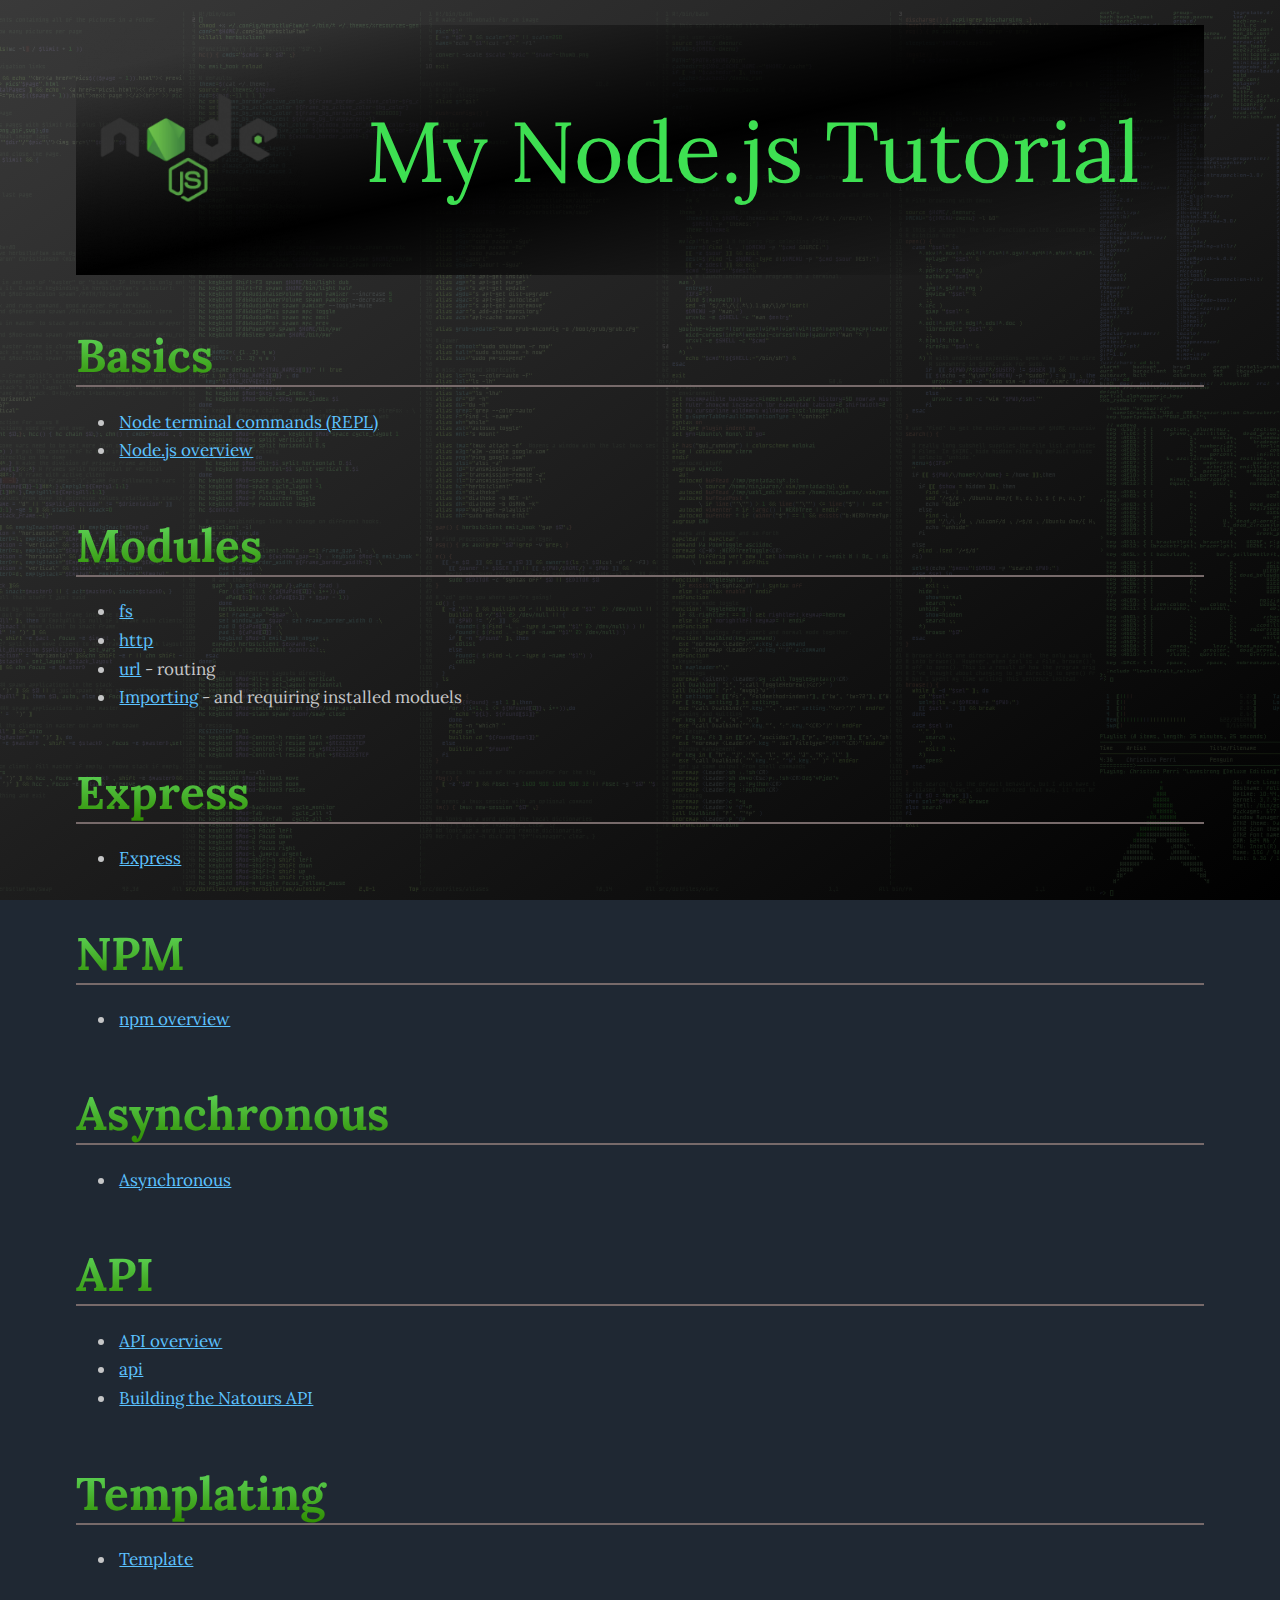
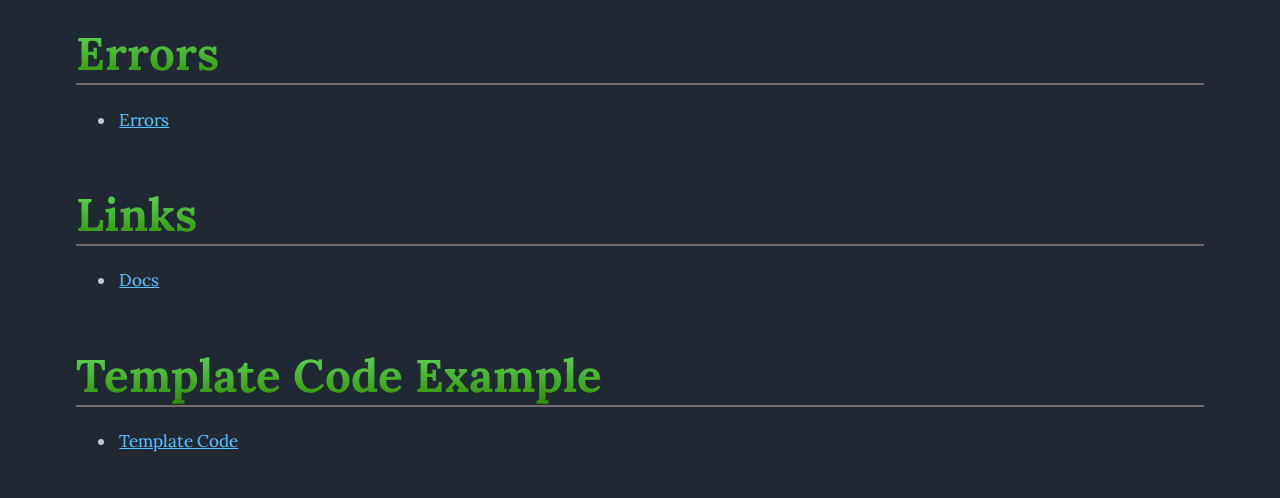
<file: index.html>
<!doctype html>
<html lang="en">

<head>
  <!-- Required meta tags -->
  <meta charset="utf-8">
  <meta name="viewport" content="width=device-width, initial-scale=1, shrink-to-fit=no">
  <link rel="preconnect" href="https://fonts.googleapis.com">
  <link rel="preconnect" href="https://fonts.gstatic.com" crossorigin>
  <link href="https://fonts.googleapis.com/css2?family=Lora&display=swap" rel="stylesheet">

  <link rel="stylesheet" type="text/css" href="_css/styles.css?ver=100">

  <title>Node.js Tutorial</title>
</head>

<body>

  <section id="homepage-header-container">
    <span id="logo-container"><img id="logo-img" src="_img/nodejs-logo.png"></span>
    <span id="header-text">My Node.js Tutorial</span>
  </section>


  <!-- <section class="homepage-title-container">
        <div class="homepage-title">My React Tutorial</div>
    </section> -->

  <h1>Basics</h1>
  <div class="row">
    <div class="col-1-of-1">
      <ul>
        <li><a href="pages/basics/repl.html">Node terminal commands (REPL)</a></li>
        <li><a href="pages/basics/nodejs-overview.html">Node.js overview</a></li>
      </ul>
    </div>
  </div>



  <h1>Modules</h1>
  <div class="row">
    <div class="col-1-of-1">
      <ul>
        <li><a href="pages/modules/fs.html">fs</a></li>
        <li><a href="pages/modules/http.html">http</a></li>
        <li><a href="pages/modules/url.html">url</a> - routing</li>
        <li><a href="pages/modules/importing.html">Importing</a> - and requiring installed moduels</li>

      </ul>
    </div>
  </div>

  <h1>Express</h1>
  <div class="row">
    <div class="col-1-of-1">
      <ul>
        <li><a href="pages/express/express.html">Express</a></li>
      </ul>
    </div>
  </div>


  <h1>NPM</h1>
  <div class="row">
    <div class="col-1-of-1">
      <ul>
        <li><a href="pages/npm/npm.html">npm overview</a></li>

      </ul>
    </div>
  </div>



  <h1>Asynchronous</h1>
  <div class="row">
    <div class="col-1-of-1">
      <ul>
        <li><a href="pages/asynchronous/asynchronous.html">Asynchronous</a></li>
      </ul>

    </div>
  </div>



  <h1>API</h1>
  <div class="row">
    <div class="col-1-of-1">
      <ul>
        <li><a href="pages/api/api-overview.html">API overview</a></li>
        <li><a href="pages/api/api.html">api</a></li>
        <li><a href="pages/api/building-the-natours-api.html">Building the Natours API</a></li>
      </ul>

    </div>
  </div>



  <h1>Templating</h1>
  <div class="row">
    <div class="col-1-of-1">
      <ul>
        <li><a href="pages/template/template.html">Template</a></li>
      </ul>

    </div>
  </div>

  <h1>Errors</h1>
  <div class="row">
    <div class="col-1-of-1">
      <ul>
        <li><a href="pages/errors/errors.html">Errors</a></li>
      </ul>

    </div>
  </div>







  <h1>Links</h1>
  <div class="row">
    <div class="col-1-of-1">
      <ul>
        <li><a href="https://nodejs.org/dist/latest-v16.x/docs/api/" target="_blank">Docs</a></li>
      </ul>
    </div>
  </div>






  <h1>Template Code Example</h1>
  <div class="row ">
    <div class="col-1-of-1 ">
      <ul>
        <li><a href="template-code.html" target="_blank ">Template Code</a></li>
      </ul>
    </div>
  </div>




</body>

</html>
</file>
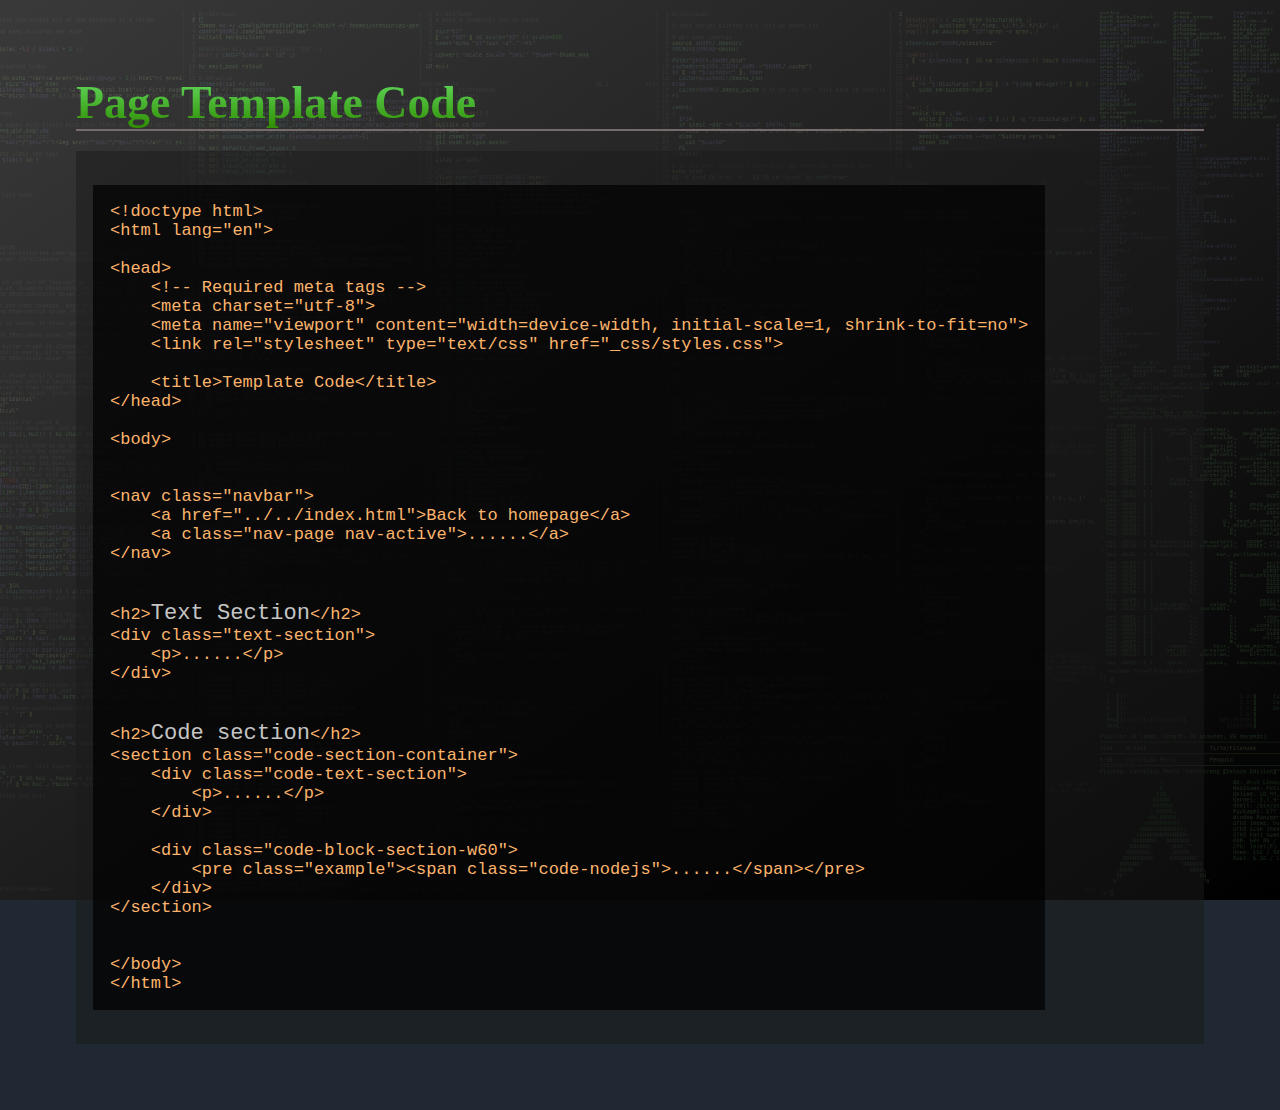
<file: template-code.html>
<!doctype html>
<html lang="en">

<head>
    <!-- Required meta tags -->
    <meta charset="utf-8">
    <meta name="viewport" content="width=device-width, initial-scale=1, shrink-to-fit=no">
    <link rel="stylesheet" type="text/css" href="_css/styles.css">
    <style>
        .template-header {
            font-size: 1.3rem;
            color: #c4c4c4;
        }
    </style>
    <title>Template Code</title>
</head>

<body>



    <h1>Page Template Code</h1>

    <section class="code-section-container">

        <pre class="example"><span class="code-html">&lt;!doctype html&gt;
&lt;html lang="en"&gt;

&lt;head&gt;
    &lt;!-- Required meta tags --&gt;
    &lt;meta charset="utf-8"&gt;
    &lt;meta name="viewport" content="width=device-width, initial-scale=1, shrink-to-fit=no"&gt;
    &lt;link rel="stylesheet" type="text/css" href="_css/styles.css"&gt;

    &lt;title&gt;Template Code&lt;/title&gt;
&lt;/head&gt;

&lt;body&gt;


&lt;nav class="navbar"&gt;
    &lt;a href="../../index.html"&gt;Back to homepage&lt;/a&gt;
    &lt;a class="nav-page nav-active"&gt;......&lt;/a&gt;
&lt;/nav&gt;


&lt;h2&gt;<span class="template-header">Text Section</span>&lt;/h2&gt;
&lt;div class="text-section"&gt;
    &lt;p&gt;......&lt;/p&gt;
&lt;/div&gt;


&lt;h2&gt;<span class="template-header">Code section</span>&lt;/h2&gt;
&lt;section class="code-section-container"&gt;
    &lt;div class="code-text-section"&gt;
        &lt;p&gt;......&lt;/p&gt;
    &lt;/div&gt;

    &lt;div class="code-block-section-w60"&gt;
        &lt;pre class="example"&gt;&lt;span class="code-nodejs"&gt;......&lt;/span&gt;&lt;/pre&gt;
    &lt;/div&gt;
&lt;/section&gt;


&lt;/body&gt;
&lt;/html&gt;
</span></pre>
        </div>
    </section>

</body>

</html>
</file>
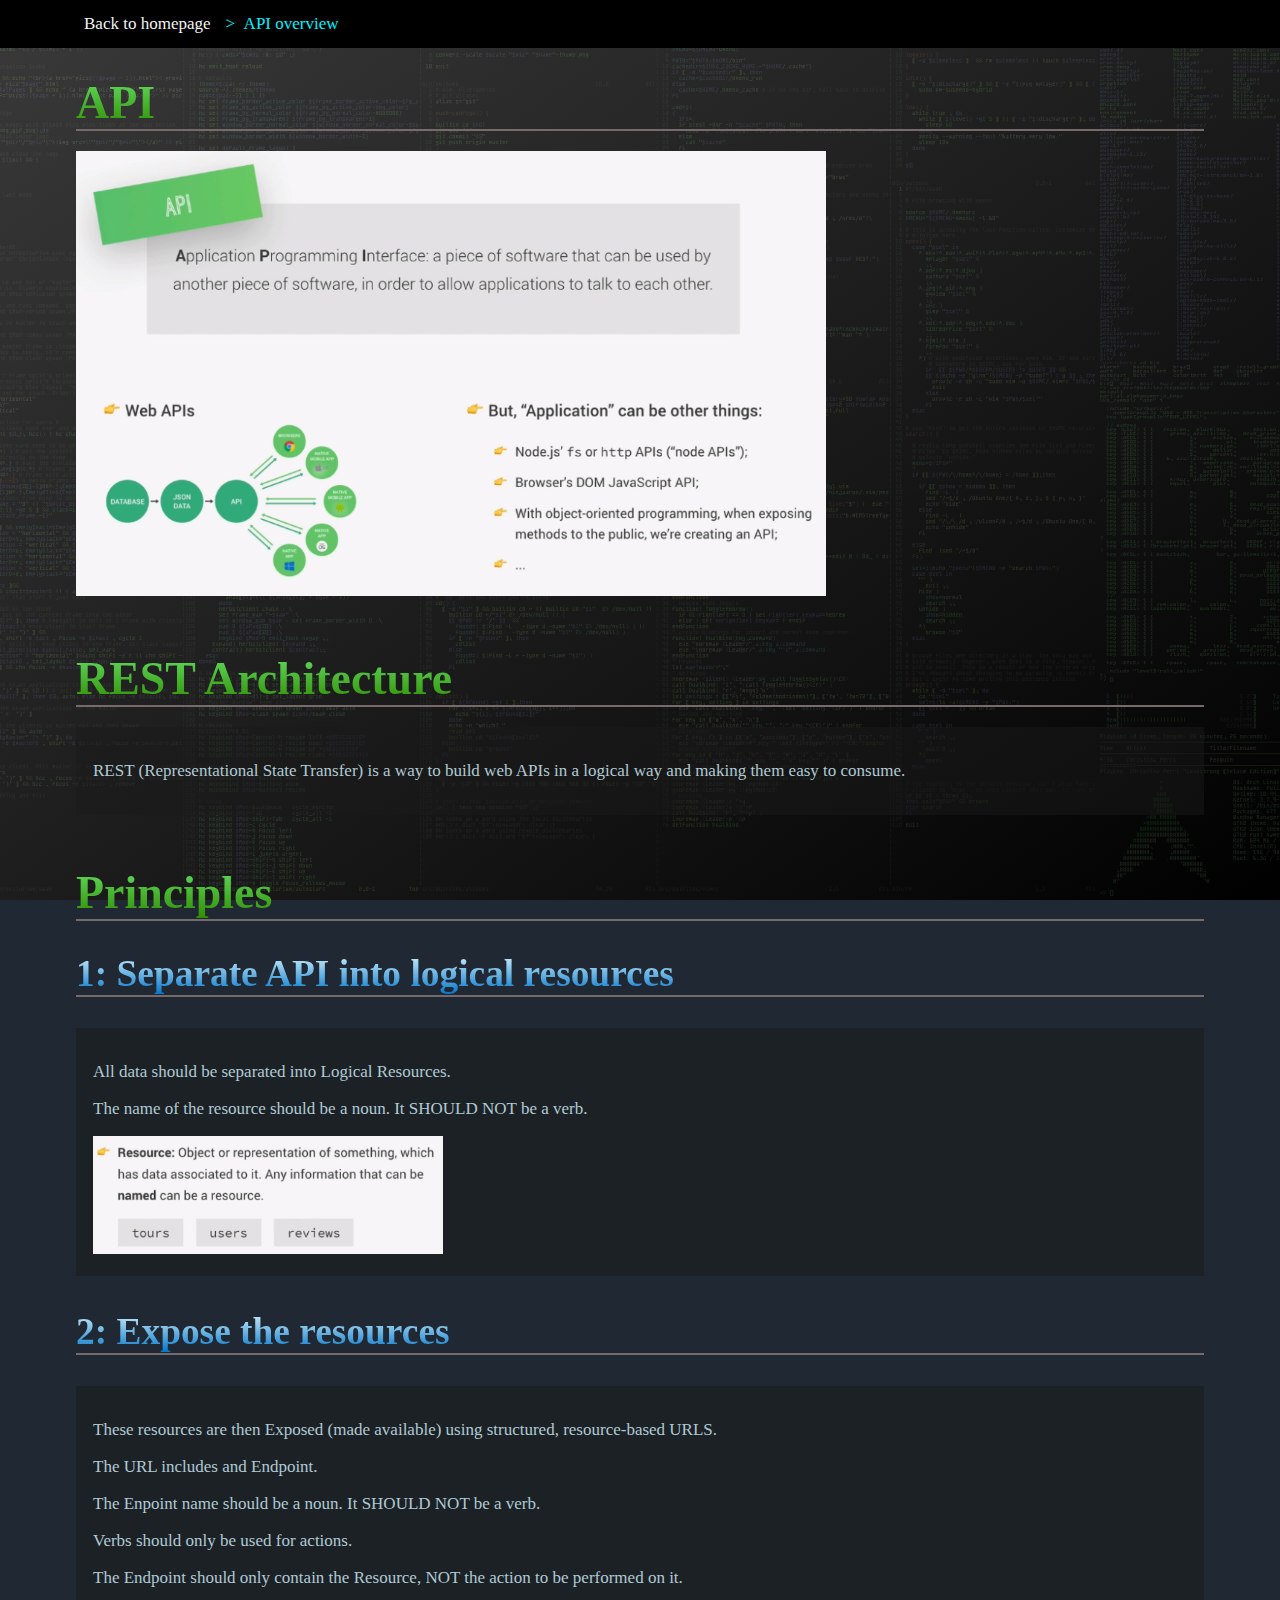
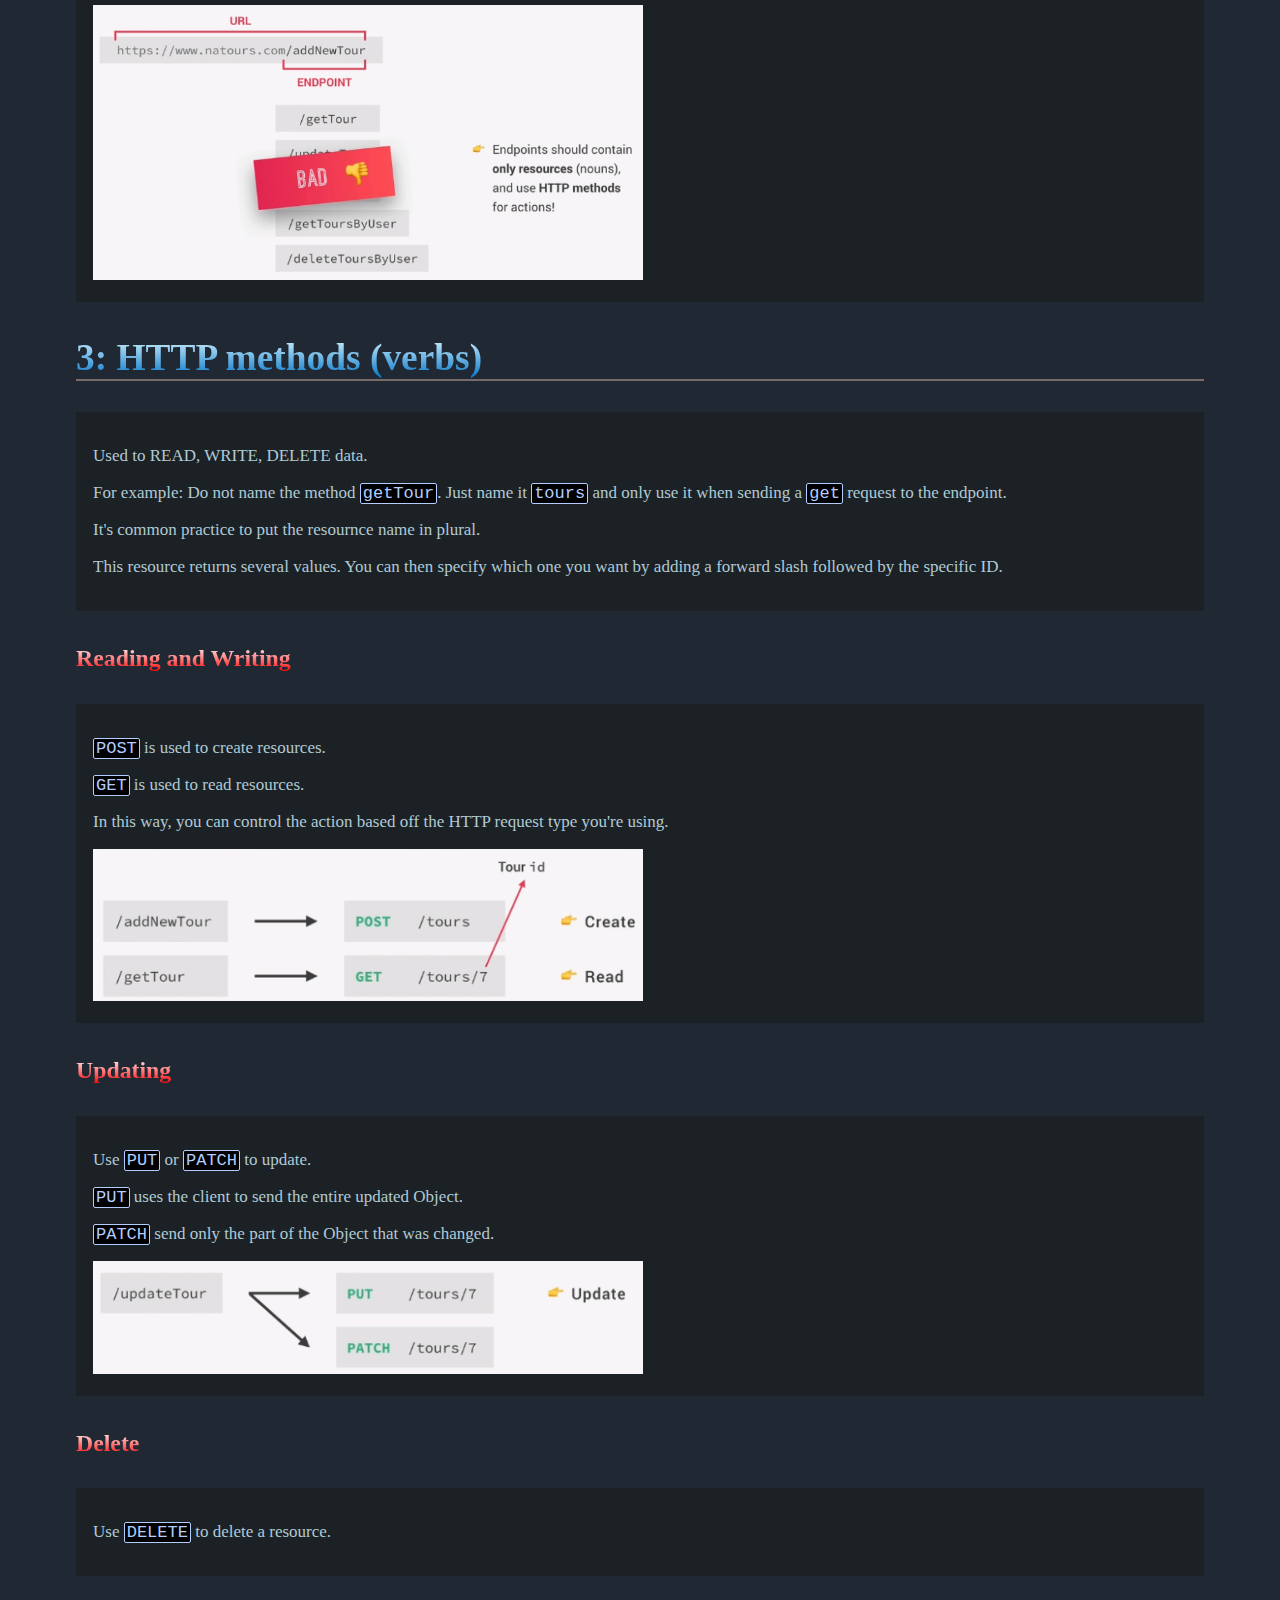
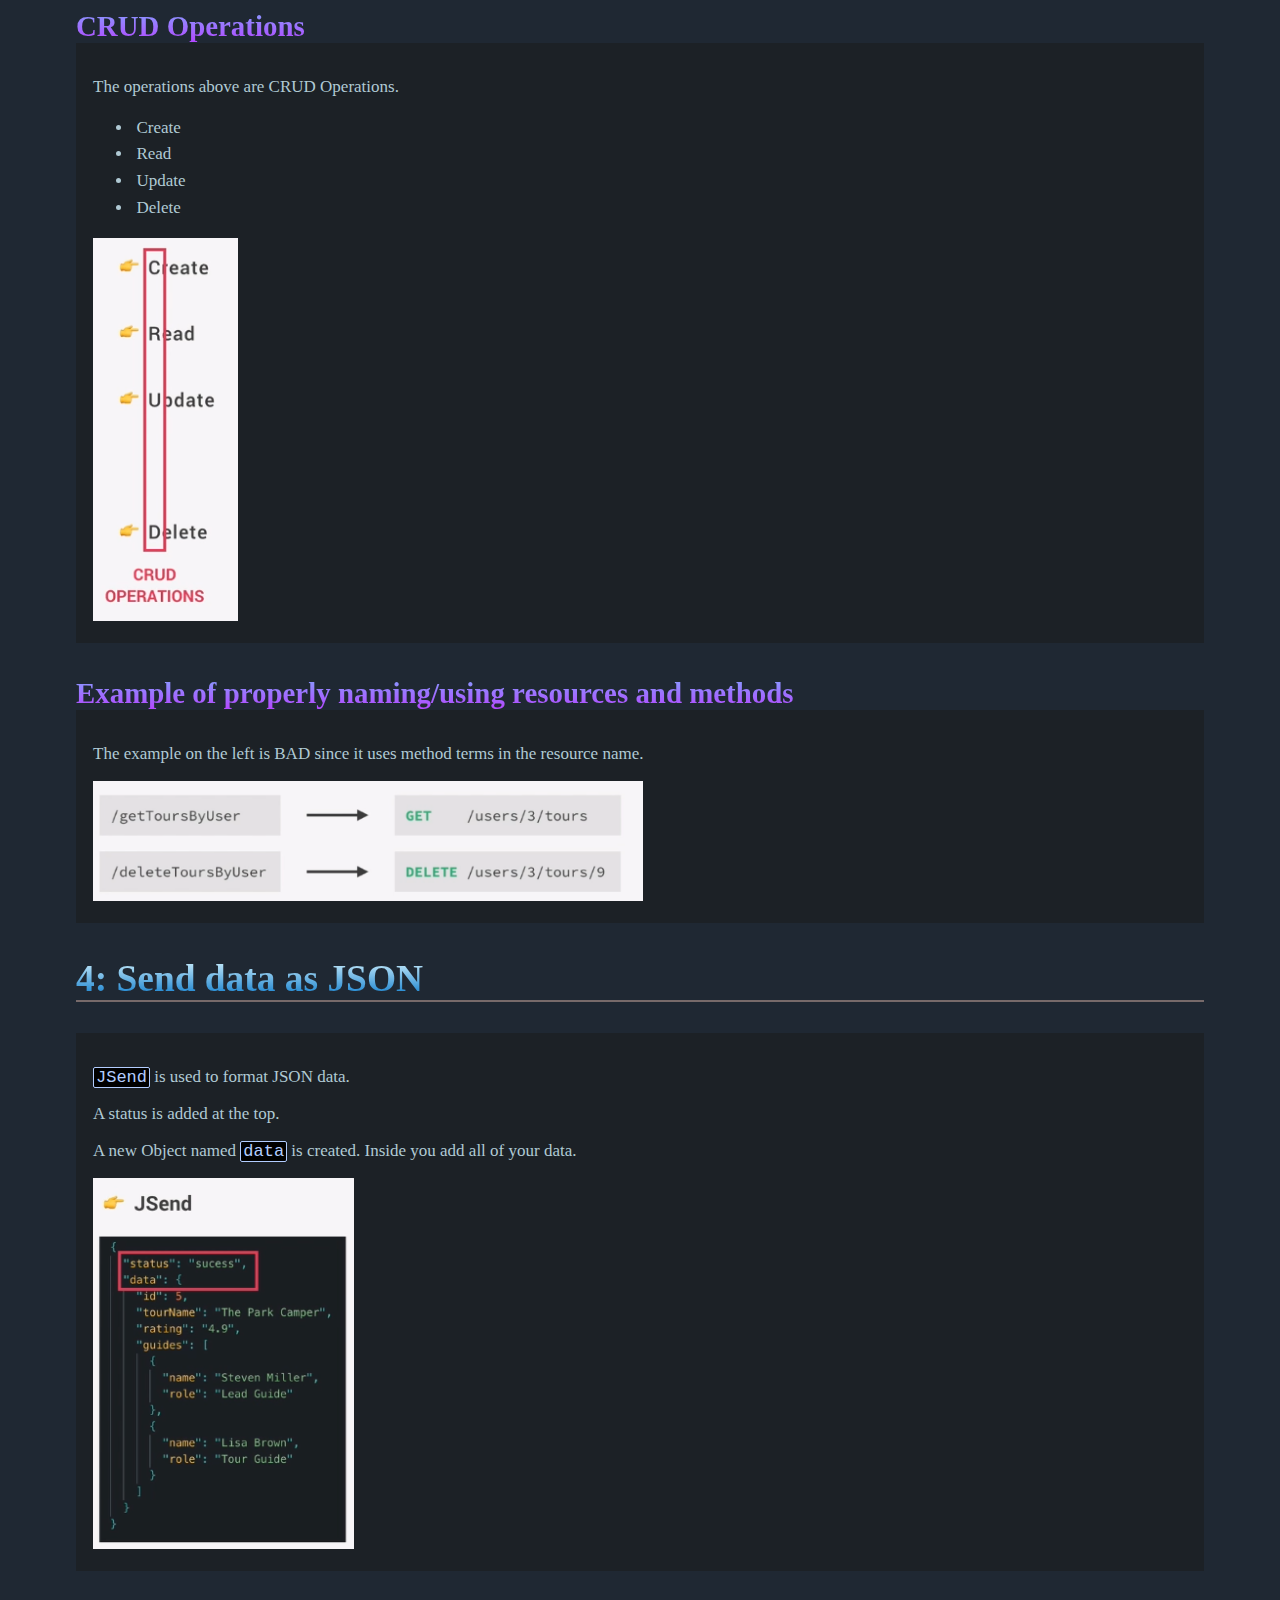
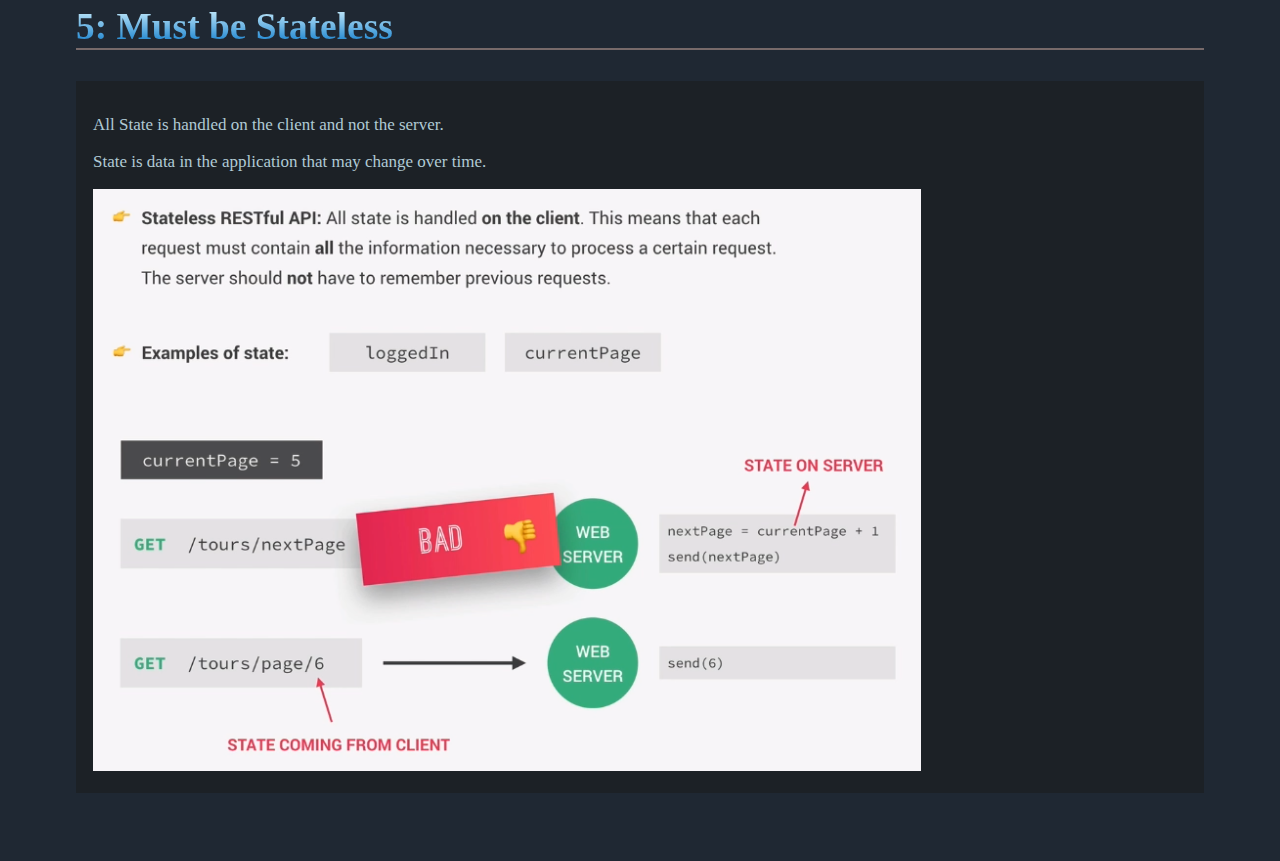
<file: pages/api/api-overview.html>
<!doctype html>
<html lang="en">

<head>
  <!-- Required meta tags -->
  <meta charset="utf-8">
  <meta name="viewport" content="width=device-width, initial-scale=1, shrink-to-fit=no">
  <link rel="stylesheet" type="text/css" href="../../_css/styles.css">

  <title>API overview</title>
</head>

<body>


  <nav class="navbar">
    <a href="../../index.html">Back to homepage</a>
    <a class="nav-page nav-active">API overview</a>
  </nav>







  <h1>API</h1>
  <img src="../../_img/api-overview.png" width="750px">

  <h1>REST Architecture</h1>
  <div class="text-section">
    <p>REST (Representational State Transfer) is a way to build web APIs in a logical way and making them easy to
      consume.</p>
  </div>

  <h1>Principles</h1>


  <h2>1: Separate API into logical resources</h2>
  <div class="text-section">
    <p>All data should be separated into Logical Resources.</p>
    <p>The name of the resource should be a noun. It SHOULD NOT be a verb.</p>

    <img src="../../_img/resources.png" width="350px">
  </div>



  <h2>2: Expose the resources</h2>
  <div class="text-section">
    <p>These resources are then Exposed (made available) using structured, resource-based URLS.</p>
    <p>The URL includes and Endpoint.</p>
    <p>The Enpoint name should be a noun. It SHOULD NOT be a verb.</p>
    <p>Verbs should only be used for actions.</p>
    <p>The Endpoint should only contain the Resource, NOT the action to be performed on it.</p>
    <img src="../../_img/expose-resources.png" width="550px">
  </div>




  <h2>3: HTTP methods (verbs) </h2>
  <div class="text-section">
    <p>Used to READ, WRITE, DELETE data.</p>
    <p>For example: Do not name the method <span class="code">getTour</span>. Just name it <span
        class="code">tours</span> and only use it when sending a <span class="code">get</span> request to the endpoint.
    </p>
    <p>It's common practice to put the resournce name in plural.</p>
    <p>This resource returns several values. You can then specify which one you want by adding a forward slash followed
      by the specific ID.</p>
  </div>

  <h4>Reading and Writing</h4>
  <div class="text-section">
    <p><span class="code">POST</span> is used to create resources.</p>
    <p><span class="code">GET</span> is used to read resources.</p>
    <p>In this way, you can control the action based off the HTTP request type you're using.</p>
    <img src="../../_img/api-get-post.png" width="550px">
  </div>

  <h4>Updating</h4>
  <div class="text-section">
    <p>Use <span class="code">PUT</span> or <span class="code">PATCH</span> to update. </p>
    <p><span class="code">PUT</span> uses the client to send the entire updated Object.</p>
    <p><span class="code">PATCH</span> send only the part of the Object that was changed.</p>
    <img src="../../_img/api-put-patch.png" width="550px">
  </div>

  <h4>Delete</h4>
  <div class="text-section">
    <p>Use <span class="code">DELETE</span> to delete a resource.</p>
  </div>

  <h3>CRUD Operations</h3>
  <div class="text-section">
    <p>The operations above are CRUD Operations.</p>
    <ul>
      <li>Create</li>
      <li>Read</li>
      <li>Update</li>
      <li>Delete</li>
    </ul>
    <img src="../../_img/crud.png">
  </div>

  <h3>Example of properly naming/using resources and methods</h3>
  <div class="text-section">
    <p>The example on the left is BAD since it uses method terms in the resource name.</p>
    <img src="../../_img/api-resource-naming-examples.png" width="550px">
  </div>




  <h2>4: Send data as JSON</h2>

  <div class="text-section">
    <p><span class="code">JSend</span> is used to format JSON data.</p>
    <p>A status is added at the top.</p>
    <p>A new Object named <span class="code">data</span> is created. Inside you add all of your data.</p>
    <img src="../../_img/jsend.png">
  </div>






  <h2>5: Must be Stateless</h2>

  <div class="text-section">
    <p>All State is handled on the client and not the server.</p>
    <p>State is data in the application that may change over time.</p>
    <img src="../../_img/stateless.png">
  </div>


















</body>

</html>
</file>
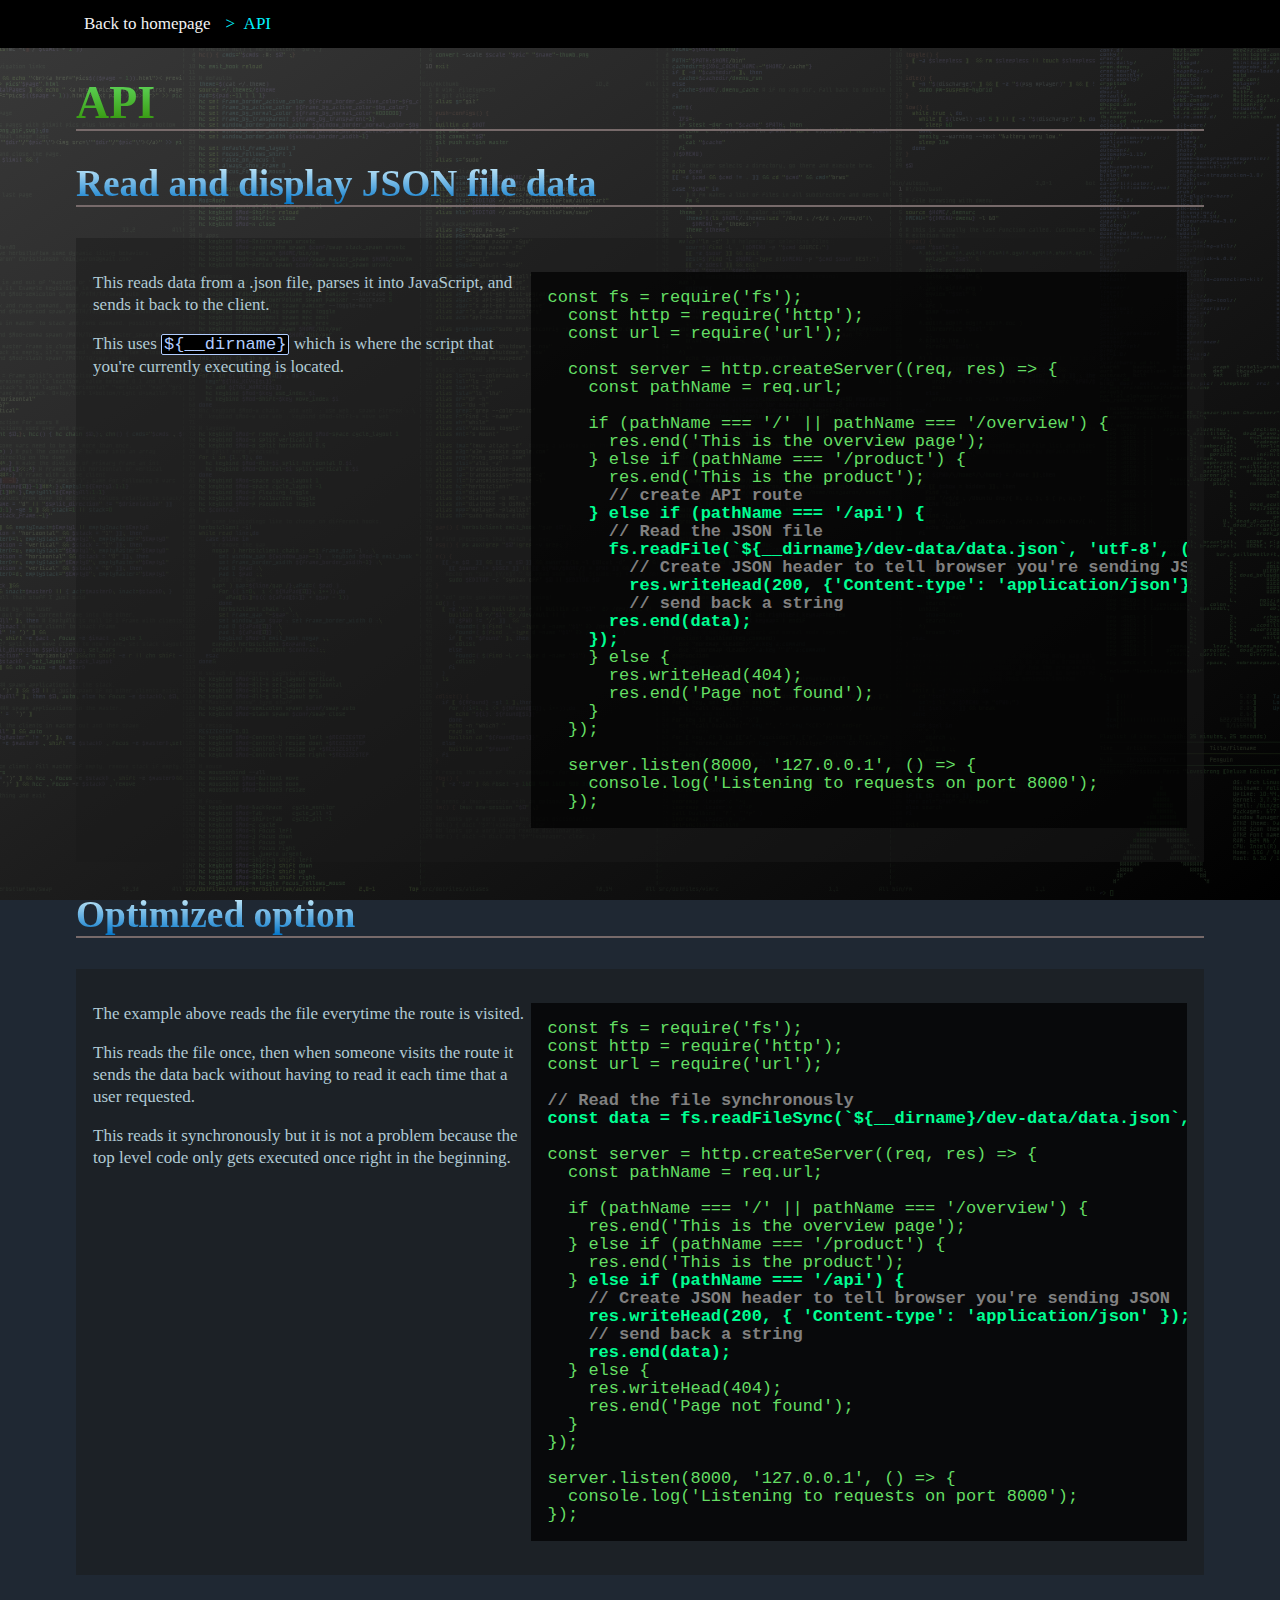
<file: pages/api/api.html>
<!doctype html>
<html lang="en">

<head>
  <!-- Required meta tags -->
  <meta charset="utf-8">
  <meta name="viewport" content="width=device-width, initial-scale=1, shrink-to-fit=no">
  <link rel="stylesheet" type="text/css" href="../../_css/styles.css">

  <title>API</title>
</head>

<body>


  <nav class="navbar">
    <a href="../../index.html">Back to homepage</a>
    <a class="nav-page nav-active">API</a>
  </nav>







  <h1>API</h1>



  <h2>Read and display JSON file data</h2>
  <section class="code-section-container">
    <div class="code-text-section">
      <p>This reads data from a .json file, parses it into JavaScript, and sends it back to the client.</p>
      <p>This uses <span class="code">${__dirname}</span>
        which is where the script that you're currently executing is located.</p>
    </div>

    <div class="code-block-section-w60">
      <pre class="example"><span class="code-nodejs">const fs = require('fs');
  const http = require('http');
  const url = require('url');
  
  const server = http.createServer((req, res) => {
    const pathName = req.url;
  
    if (pathName === '/' || pathName === '/overview') {
      res.end('This is the overview page');      
    } else if (pathName === '/product') {
      res.end('This is the product');
      <span class="code-highlight"><span class="code-comment">// create API route </span>
    } else if (pathName === '/api') {
      <span class="code-comment">// Read the JSON file </span>
      fs.readFile(`${__dirname}/dev-data/data.json`, 'utf-8', (err, data) => {     
        <span class="code-comment">// Create JSON header to tell browser you're sending JSON </span>
        res.writeHead(200, {'Content-type': 'application/json'})
        <span class="code-comment">// send back a string </span>
      res.end(data);
    }); </span>  
    } else {
      res.writeHead(404);
      res.end('Page not found');
    }
  });
  
  server.listen(8000, '127.0.0.1', () => {
    console.log('Listening to requests on port 8000');
  });</span></pre>
    </div>
  </section>








  <h2>Optimized option</h2>
  <section class="code-section-container">
    <div class="code-text-section">
      <p>The example above reads the file everytime the route is visited.</p>
      <p>This reads the file once, then when someone visits the route it sends the data back without having to read it each time that a user requested.</p>
      <p>This reads it synchronously but it is not a problem because the top level code only gets executed once right in the beginning.</p>
    </div>

    <div class="code-block-section-w60">
<pre class="example"><span class="code-nodejs">const fs = require('fs');
const http = require('http');
const url = require('url');

<span class="code-highlight"><span class="code-comment">// Read the file synchronously </span>
const data = fs.readFileSync(`${__dirname}/dev-data/data.json`, 'utf-8'); </span>

const server = http.createServer((req, res) => {
  const pathName = req.url;

  if (pathName === '/' || pathName === '/overview') {
    res.end('This is the overview page');
  } else if (pathName === '/product') {
    res.end('This is the product');
  } <span class="code-highlight">else if (pathName === '/api') {
    <span class="code-comment">// Create JSON header to tell browser you're sending JSON </span>
    res.writeHead(200, { 'Content-type': 'application/json' });
    <span class="code-comment">// send back a string </span>
    res.end(data); </span>
  } else {
    res.writeHead(404);
    res.end('Page not found');
  }
});

server.listen(8000, '127.0.0.1', () => {
  console.log('Listening to requests on port 8000');
});
</span></pre>
    </div>
  </section>


















</body>

</html>
</file>
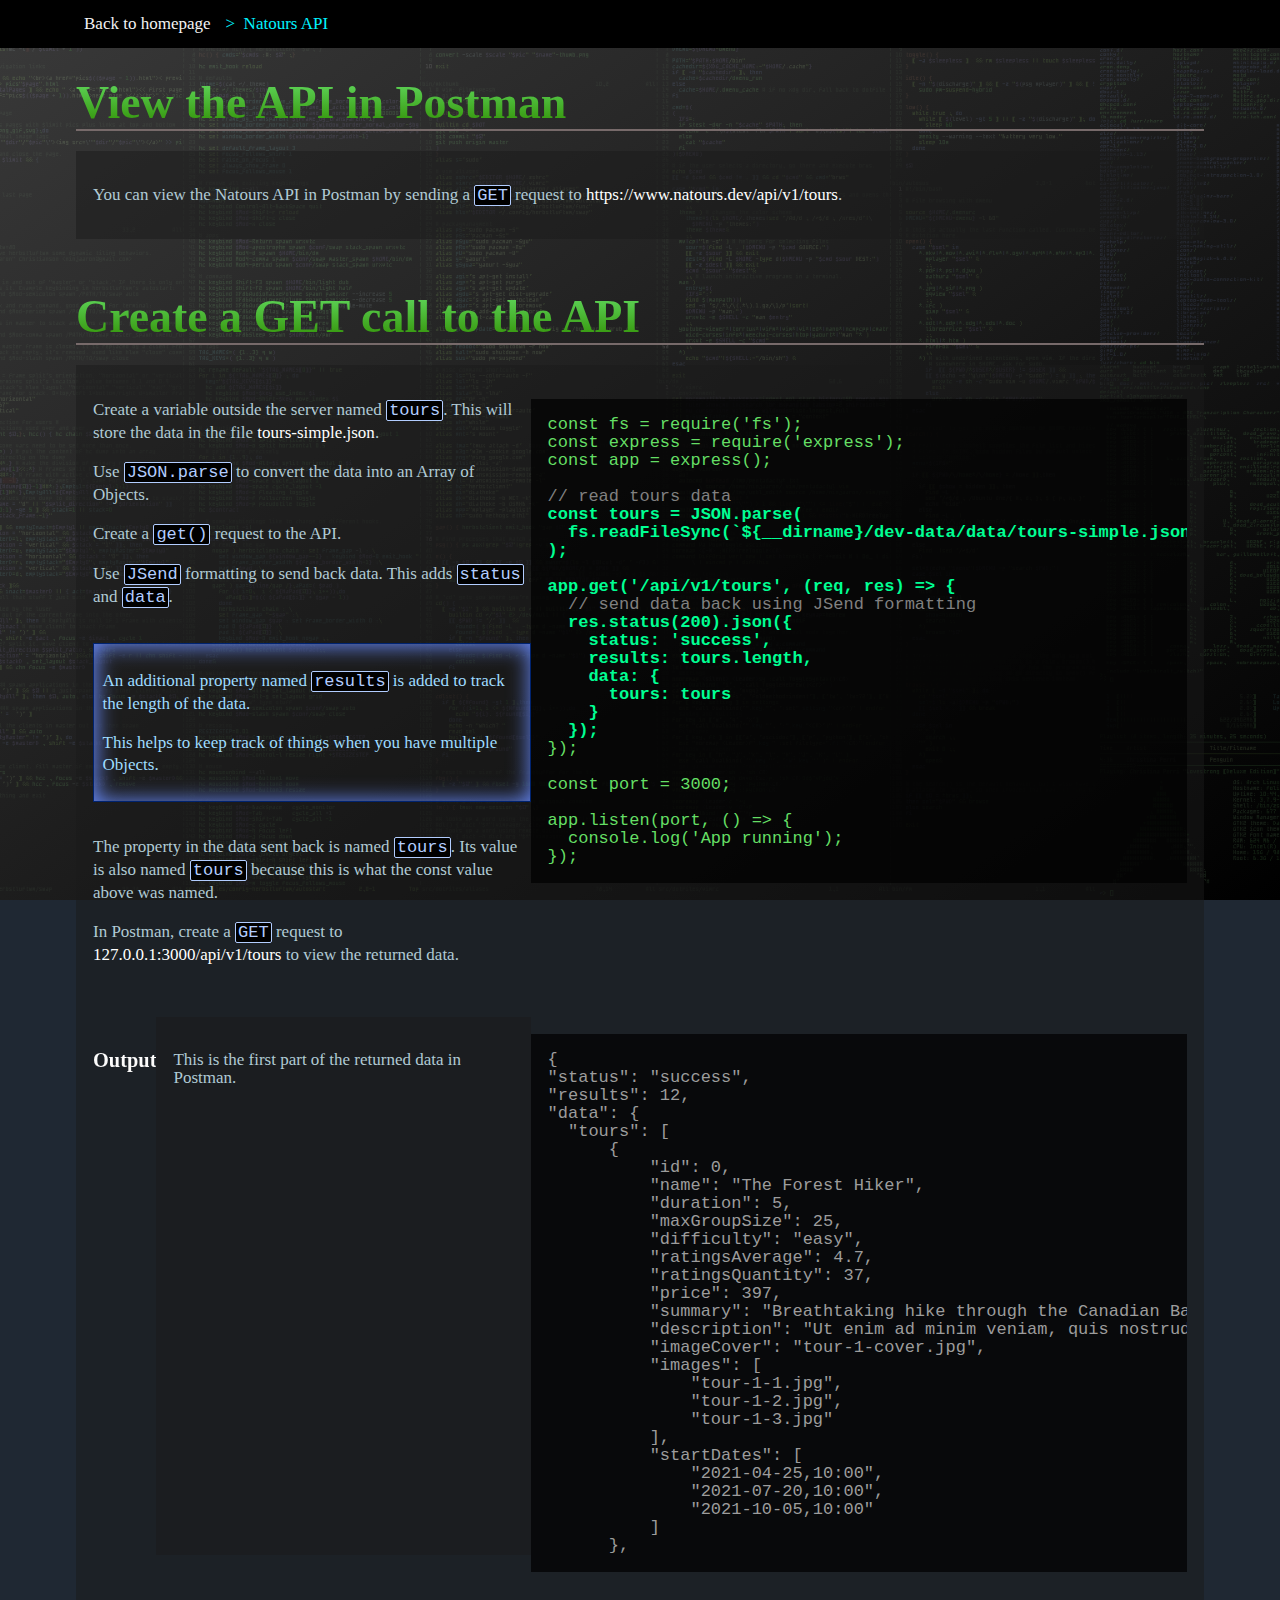
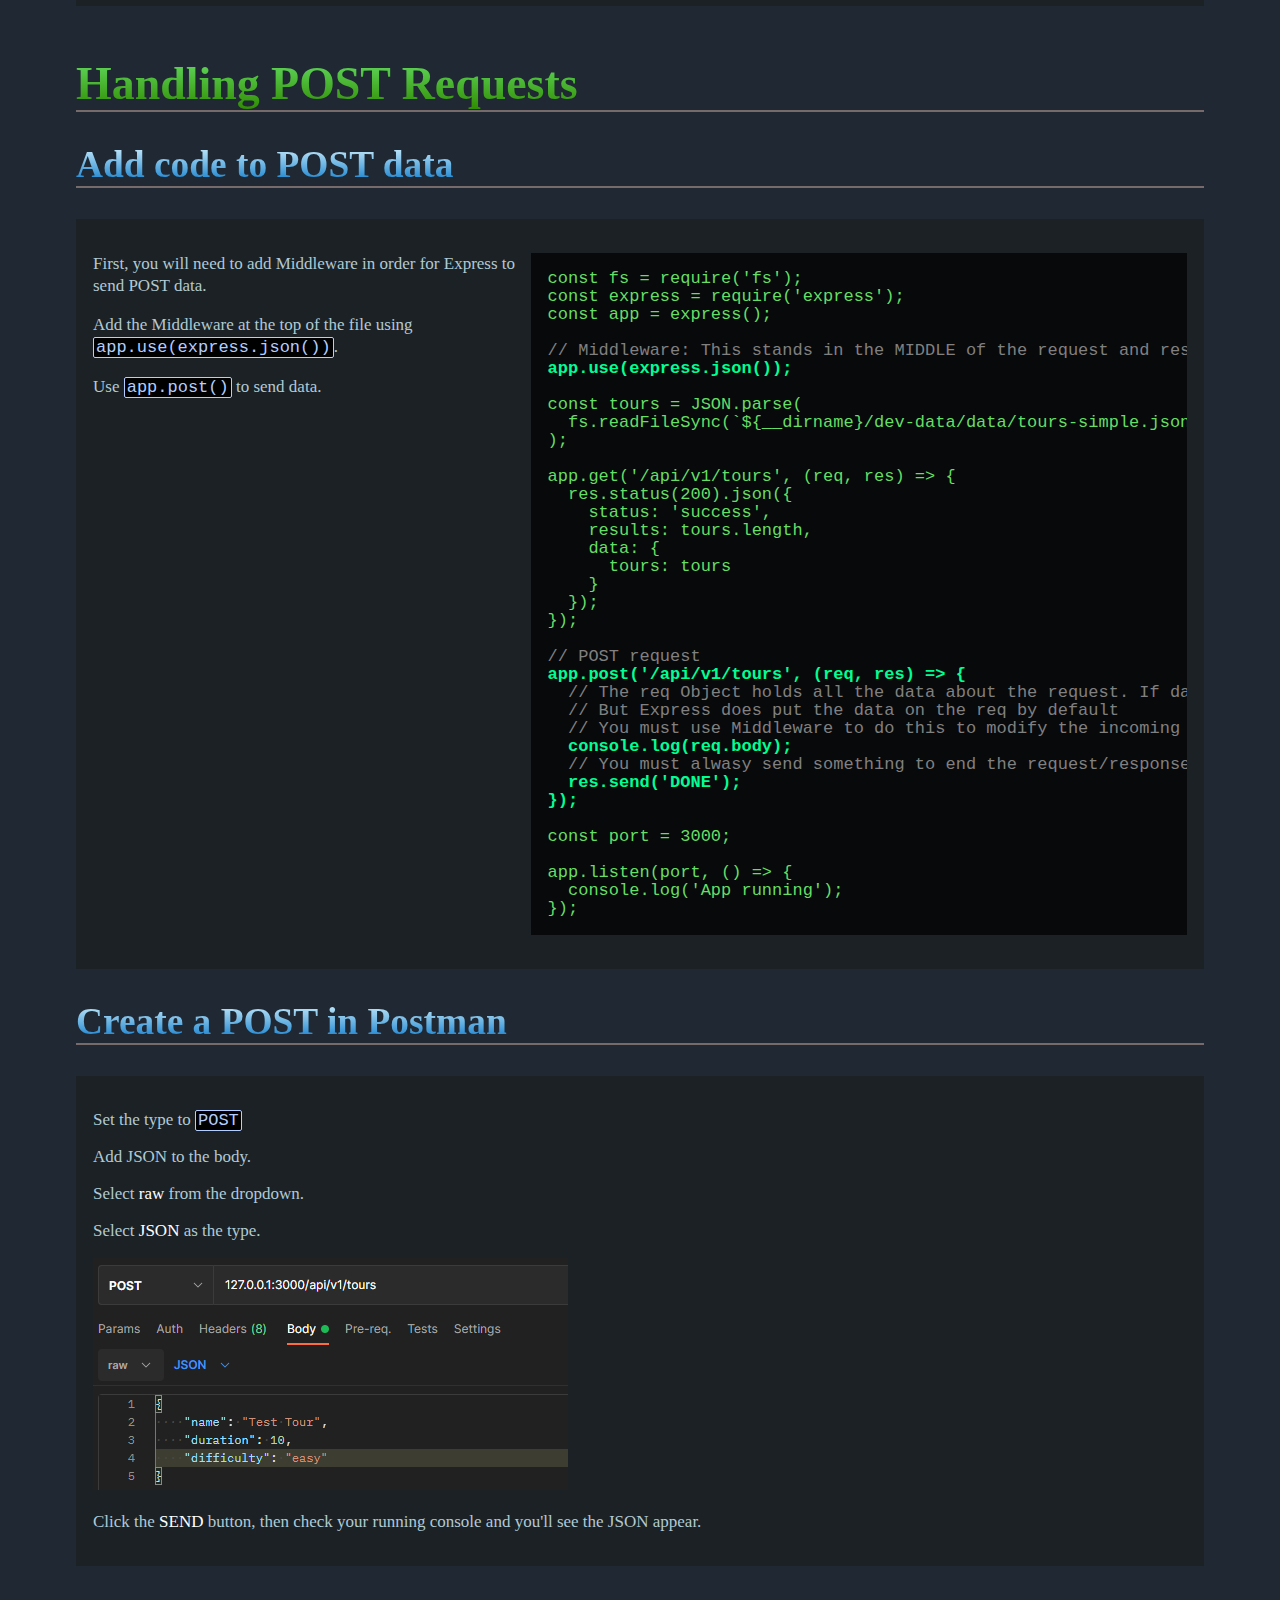
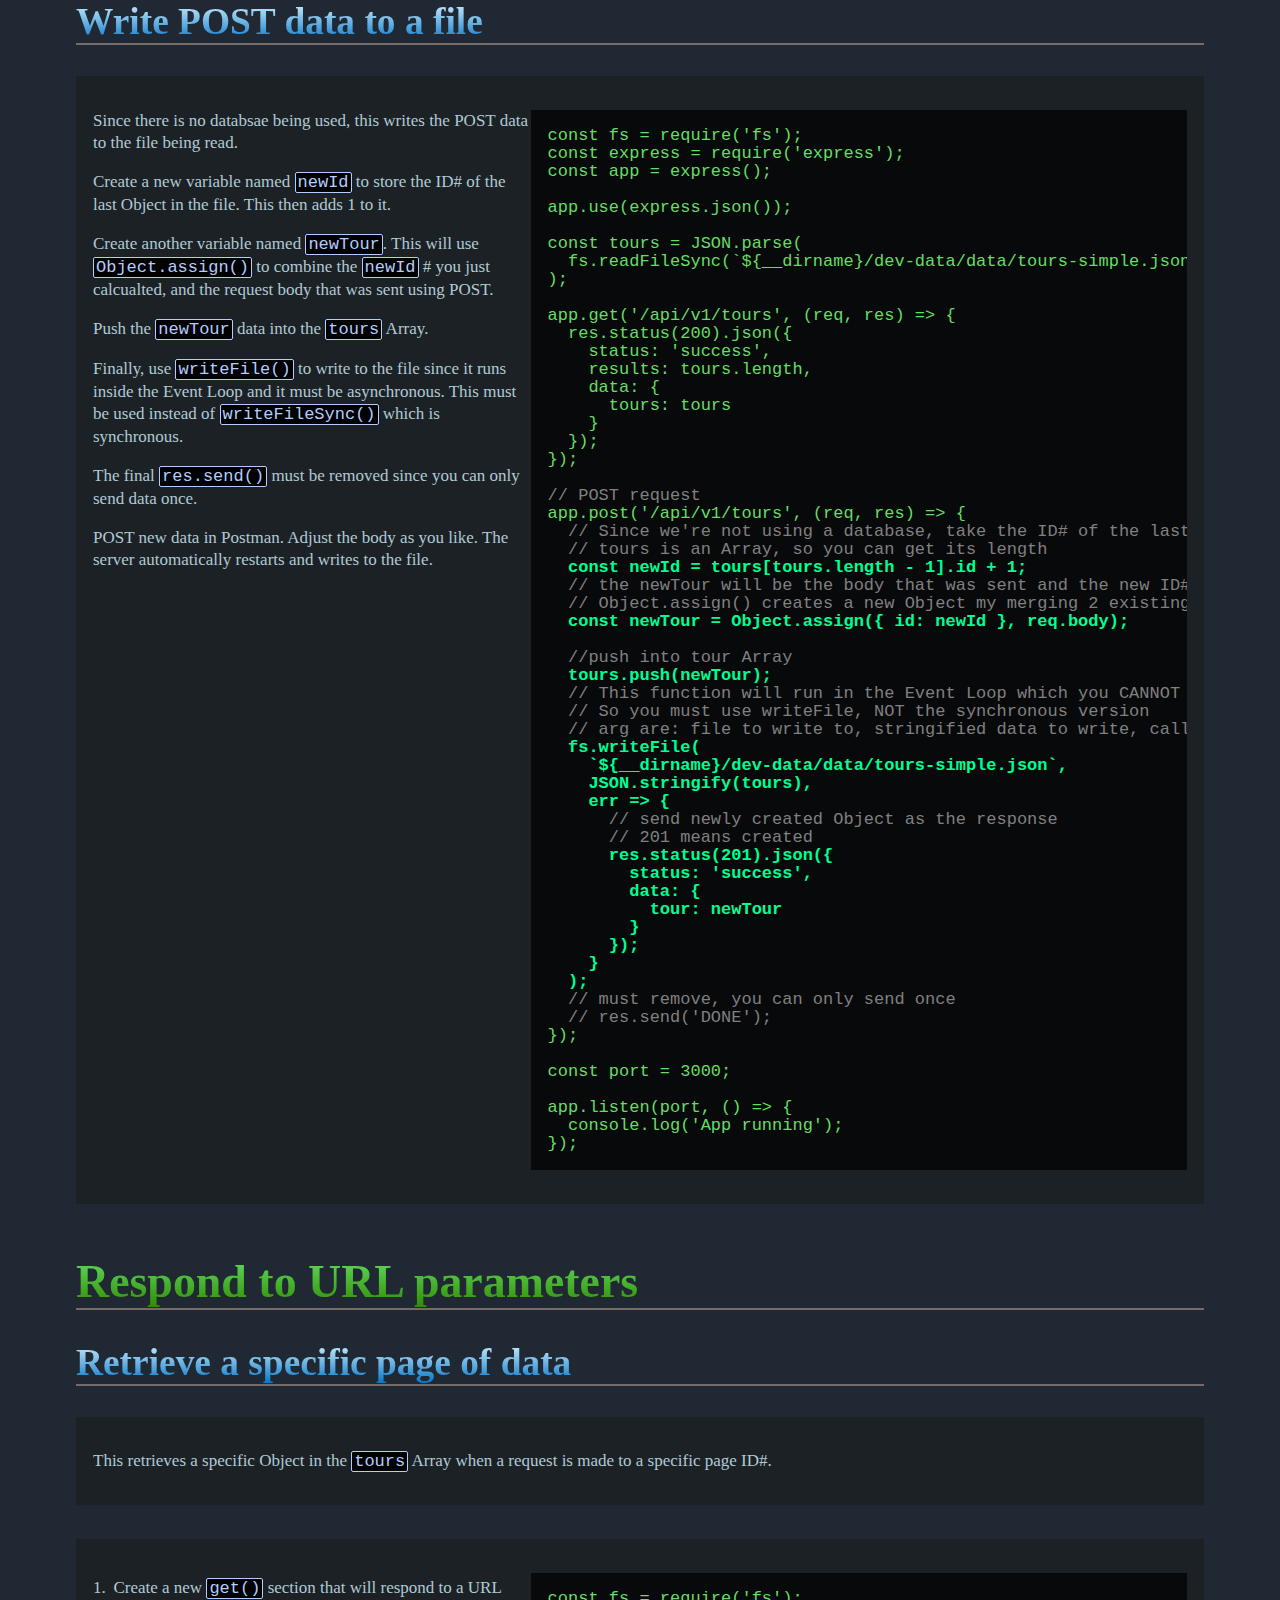
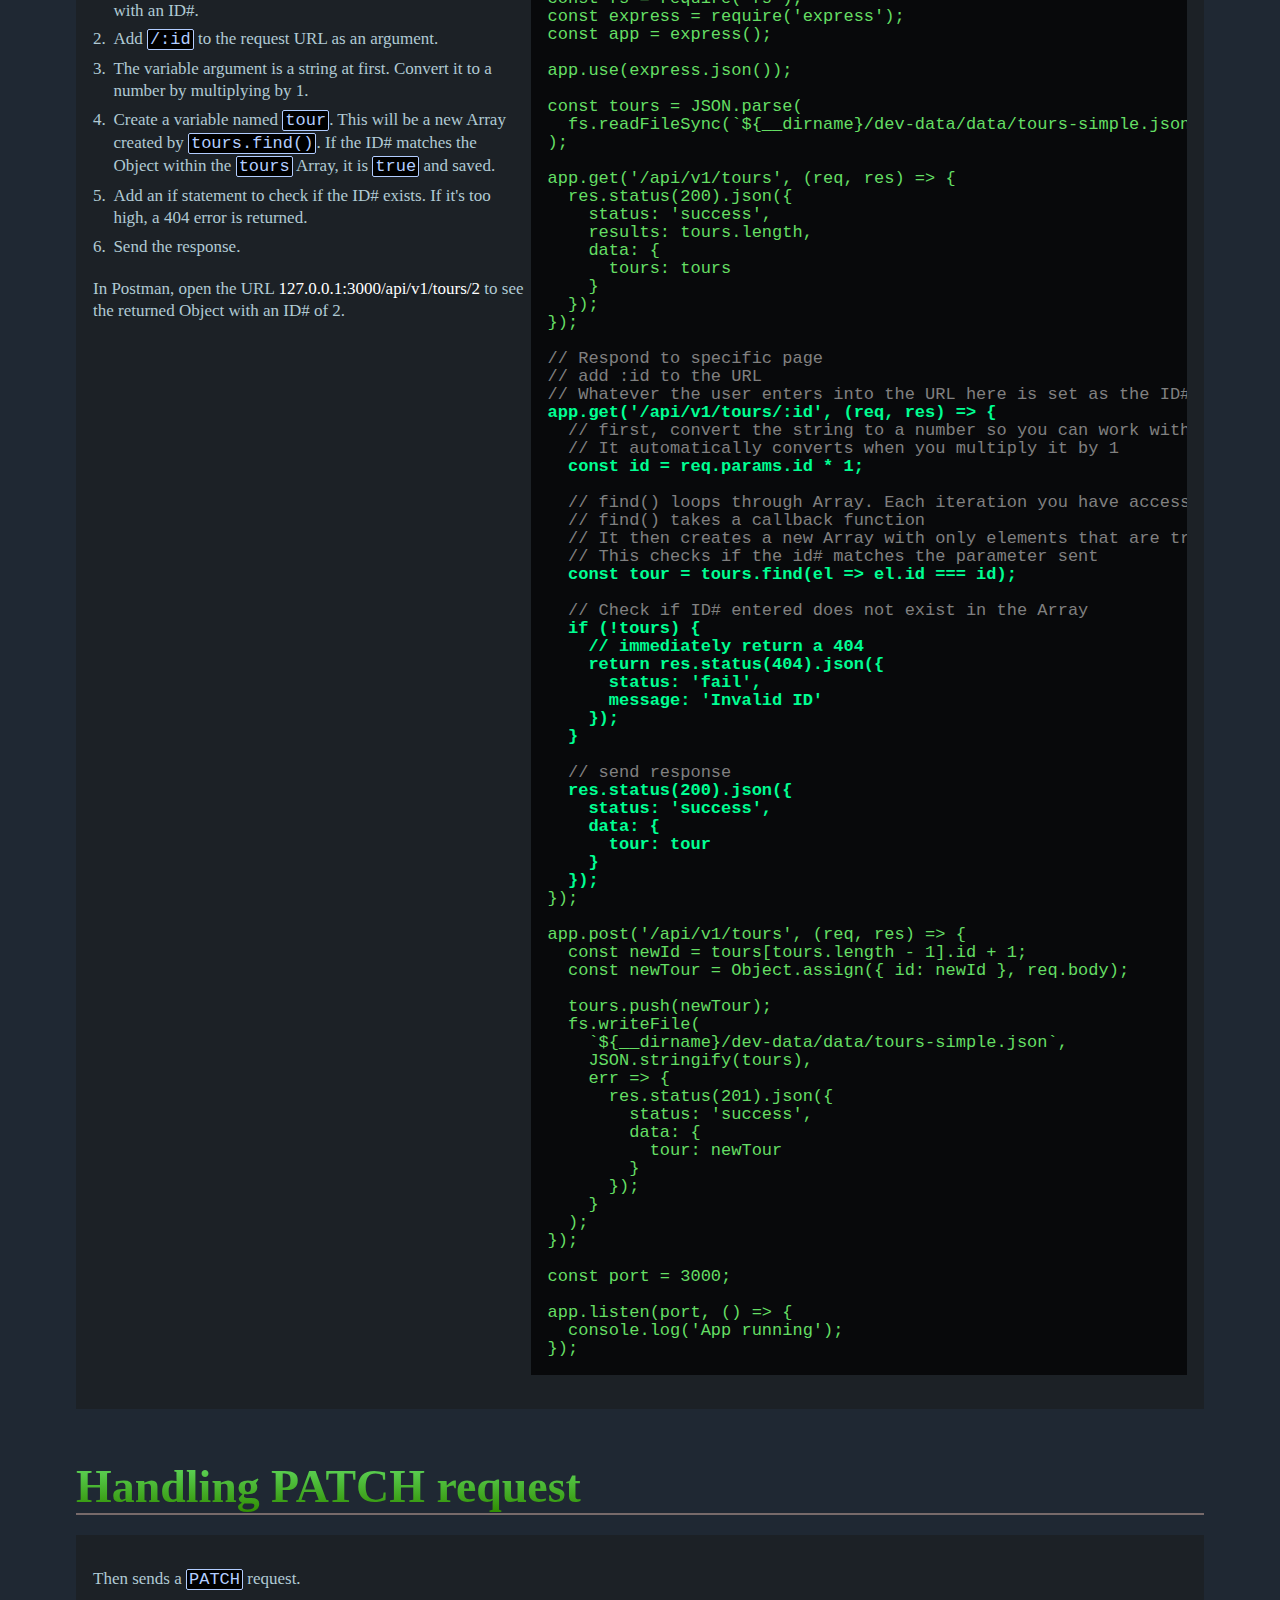
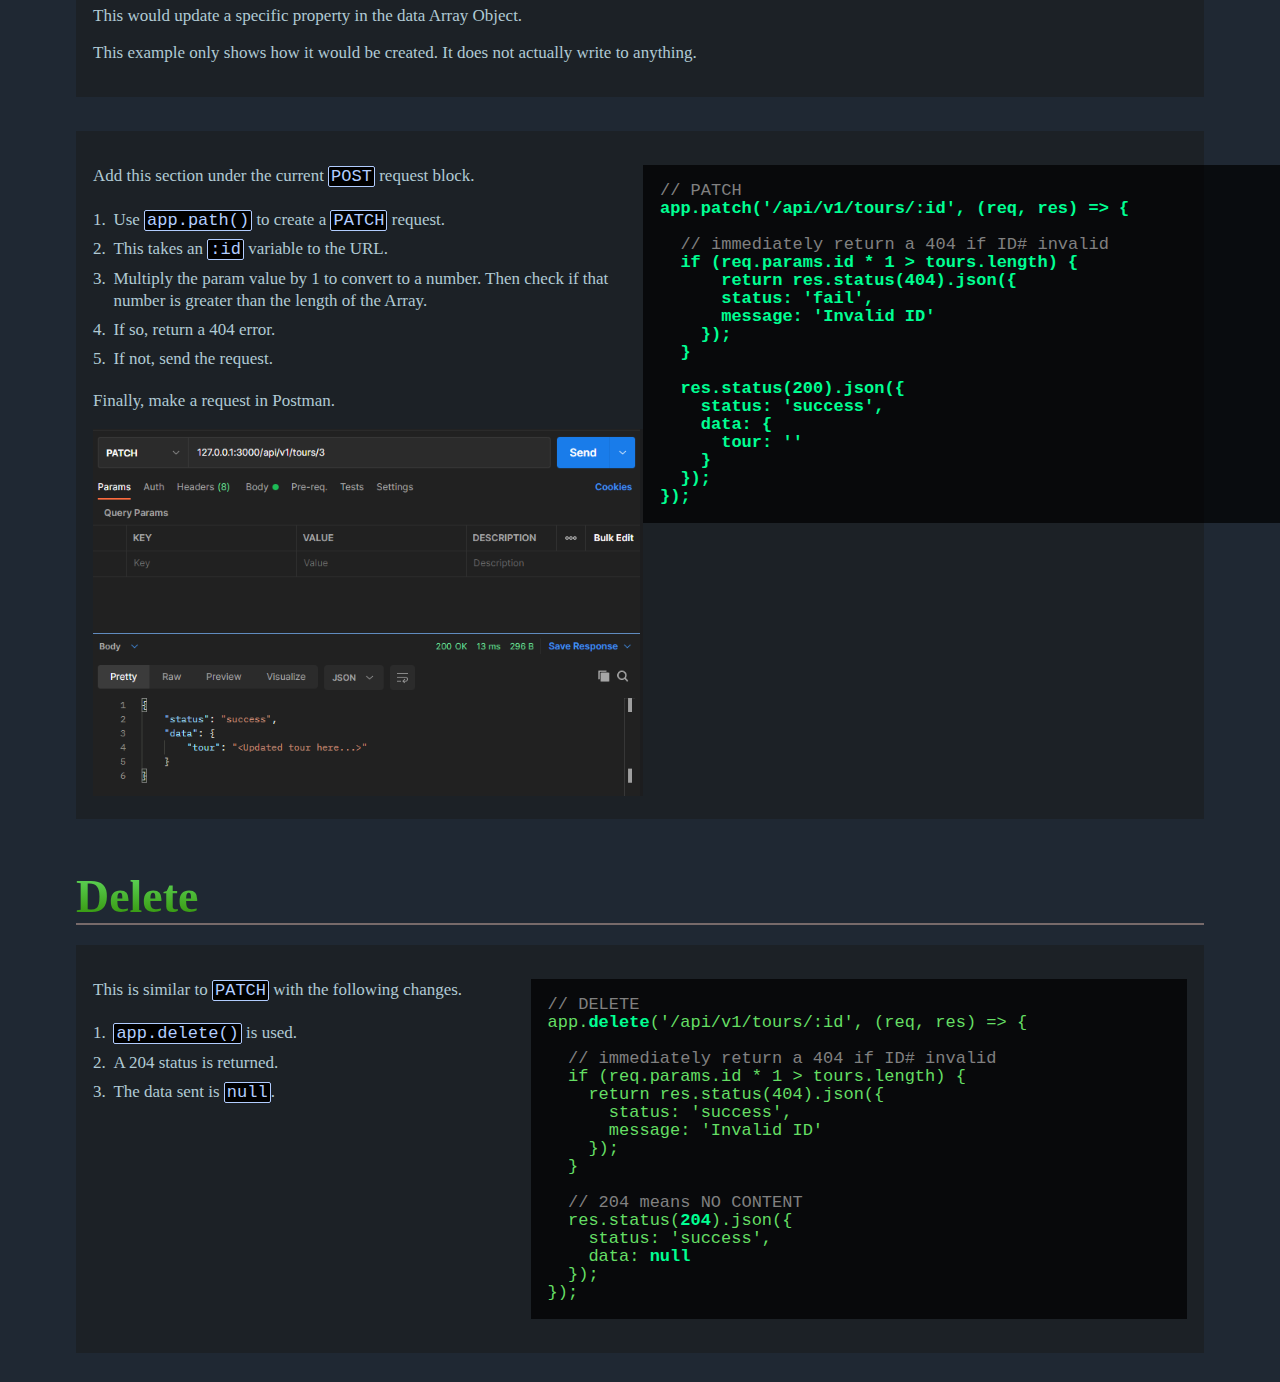
<file: pages/api/building-the-natours-api.html>
<!doctype html>
<html lang="en">

<head>
  <!-- Required meta tags -->
  <meta charset="utf-8">
  <meta name="viewport" content="width=device-width, initial-scale=1, shrink-to-fit=no">
  <link rel="stylesheet" type="text/css" href="../../_css/styles.css">

  <title>Natours API</title>
</head>

<body>


  <nav class="navbar">
    <a href="../../index.html">Back to homepage</a>
    <a class="nav-page nav-active">Natours API</a>
  </nav>

  <h1>View the API in Postman</h1>

  <div class="text-section">
    <p>You can view the Natours API in Postman by sending a <span class="code">GET</span> request to <span
        class="text-object">https://www.natours.dev/api/v1/tours</span>.</p>
  </div>



  <h1>Create a GET call to the API</h1>

  <section class="code-section-container">
    <div class="code-text-section">
      <p>Create a variable outside the server named <span class="code">tours</span>. This will store the data in the
        file <span class="text-object">tours-simple.json</span>.</p>
      <p>Use <span class="code">JSON.parse</span> to convert the data into an Array of Objects.</p>
      <p>Create a <span class="code">get()</span> request to the API.</p>
      <p>Use <span class="code">JSend</span> formatting to send back data. This adds <span class="code">status</span>
        and <span class="code">data</span>.</p>
      <div class="notebox-note">
        <p>An additional property named <span class="code">results</span> is added to track the length of the data.</p>
        <p>This helps to keep track of things when you have multiple Objects.</p>
      </div>
      <p>The property in the data sent back is named <span class="code">tours</span>. Its value is also named <span
          class="code">tours</span> because this is what the const value above was named.</p>
      <p>In Postman, create a <span class="code">GET</span> request to <span
          class="text-object">127.0.0.1:3000/api/v1/tours</span> to view the returned data.</p>

    </div>
    <div class="code-block-section-w60">
      <pre class="example"><span class="code-nodejs">const fs = require('fs');
const express = require('express');
const app = express();

<span class="code-comment">// read tours data</span>
<span class="code-highlight">const tours = JSON.parse(
  fs.readFileSync(`${__dirname}/dev-data/data/tours-simple.json`)
);

app.get('/api/v1/tours', (req, res) =&gt; {</span>
  <span class="code-comment">// send data back using JSend formatting</span>
  <span class="code-highlight">res.status(200).json({
    status: 'success',
    results: tours.length,
    data: {
      tours: tours
    }
  }); </span>
}); 

const port = 3000;

app.listen(port, () =&gt; {
  console.log('App running');
});
</span></pre>
    </div>
  </section>


  <section class="output-section-container">
    <h5>Output</h5>
    <div class="text-section">
      <p>
      <p>This is the first part of the returned data in Postman.</p>
    </div>

    <div class="code-block-section-w60">
      <pre class="example"><span class="code-output">{
"status": "success",
"results": 12,
"data": {
  "tours": [
      {
          "id": 0,
          "name": "The Forest Hiker",
          "duration": 5,
          "maxGroupSize": 25,
          "difficulty": "easy",
          "ratingsAverage": 4.7,
          "ratingsQuantity": 37,
          "price": 397,
          "summary": "Breathtaking hike through the Canadian Banff National Park",
          "description": "Ut enim ad minim veniam, quis nostrud exercitation ullamco laboris nisi ut aliquip ex ea commodo consequat. Duis aute irure dolor in reprehenderit in voluptate velit esse cillum dolore eu fugiat nulla pariatur.\nLorem ipsum dolor sit amet, consectetur adipisicing elit, sed do eiusmod tempor incididunt ut labore et dolore magna aliqua. Excepteur sint occaecat cupidatat non proident, sunt in culpa qui officia deserunt mollit anim id est laborum.",
          "imageCover": "tour-1-cover.jpg",
          "images": [
              "tour-1-1.jpg",
              "tour-1-2.jpg",
              "tour-1-3.jpg"
          ],
          "startDates": [
              "2021-04-25,10:00",
              "2021-07-20,10:00",
              "2021-10-05,10:00"
          ]
      },</span></pre>
    </div>
  </section>

  <h1>Handling POST Requests</h1>

  <h2>Add code to POST data</h2>

  <section class="code-section-container">
    <div class="code-text-section">
      <p>First, you will need to add Middleware in order for Express to send POST data.</p>
      <p>Add the Middleware at the top of the file using <span class="code">app.use(express.json())</span>.</p>
      <p>Use <span class="code">app.post()</span> to send data.</p>
      <p>





    </div>
    <div class="code-block-section-w60">
      <pre class="example"><span class="code-nodejs">const fs = require('fs');
const express = require('express');
const app = express();

<span class="code-comment">// Middleware: This stands in the MIDDLE of the request and response</span>
<span class="code-highlight">app.use(express.json()); </span>

const tours = JSON.parse(
  fs.readFileSync(`${__dirname}/dev-data/data/tours-simple.json`)
);

app.get('/api/v1/tours', (req, res) =&gt; {
  res.status(200).json({
    status: 'success',
    results: tours.length,
    data: {
      tours: tours
    }
  });
});

<span class="code-comment">// POST request</span>
<span class="code-highlight">app.post('/api/v1/tours', (req, res) =&gt; { </span>
  <span class="code-comment">// The req Object holds all the data about the request. If data is sent, it should be on this Object
  // But Express does put the data on the req by default
  // You must use Middleware to do this to modify the incoming request data </span>
  <span class="code-highlight">console.log(req.body); </span>
  <span class="code-comment">// You must alwasy send something to end the request/response cycle </span>
  <span class="code-highlight">res.send('DONE'); 
}); </span>

const port = 3000;

app.listen(port, () =&gt; {
  console.log('App running');
});
</span></pre>
    </div>
  </section>


  <h2>Create a POST in Postman</h2>
  <div class="text-section">
    <p>Set the type to <span class="code">POST</span></p>
    <p>Add JSON to the body.</p>
    <p>Select <span class="text-object">raw</span> from the dropdown.</p>
    <p>Select <span class="text-object">JSON</span> as the type.</p>
    <img src="../../_img/postman-post.png">
    <p>Click the <span class="text-object">SEND</span> button, then check your running console and you'll see the JSON
      appear.</p>
  </div>


  <h2>Write POST data to a file</h2>

  <section class="code-section-container">
    <div class="code-text-section">
      <p>Since there is no databsae being used, this writes the POST data to the file being read.</p>
      <p>Create a new variable named <span class="code">newId</span> to store the ID# of the last Object in the file.
        This then adds 1 to it.</p>
      <p>Create another variable named <span class="code">newTour</span>. This will use <span
          class="code">Object.assign()</span> to combine the <span class="code">newId</span> # you just calcualted, and
        the request body that was sent using POST.</p>
      <p>Push the <span class="code">newTour</span> data into the <span class="code">tours</span> Array.</p>
      <p>Finally, use <span class="code">writeFile()</span> to write to the file since it runs inside the Event Loop and
        it must be asynchronous. This must be used instead of <span class="code">writeFileSync()</span> which is
        synchronous.</p>
      <p>The final <span class="code">res.send()</span> must be removed since you can only send data once.</p>
      <p>POST new data in Postman. Adjust the body as you like. The server automatically restarts and writes to the
        file.</p>








    </div>
    <div class="code-block-section-w60">
      <pre class="example"><span class="code-nodejs">const fs = require('fs');
const express = require('express');
const app = express();

app.use(express.json());

const tours = JSON.parse(
  fs.readFileSync(`${__dirname}/dev-data/data/tours-simple.json`)
);

app.get('/api/v1/tours', (req, res) =&gt; {
  res.status(200).json({
    status: 'success',
    results: tours.length,
    data: {
      tours: tours
    }
  });
});

<span class="code-comment">// POST request </span>
app.post('/api/v1/tours', (req, res) =&gt; {
  <span class="code-comment">// Since we're not using a database, take the ID# of the last Object and add 1
  // tours is an Array, so you can get its length </span>
  <span class="code-highlight">const newId = tours[tours.length - 1].id + 1; </span>
  <span class="code-comment">// the newTour will be the body that was sent and the new ID#
  // Object.assign() creates a new Object my merging 2 existing Objects </span>
  <span class="code-highlight">const newTour = Object.assign({ id: newId }, req.body); </span>

  <span class="code-comment">//push into tour Array </span>
  <span class="code-highlight">tours.push(newTour); </span>
  <span class="code-comment">// This function will run in the Event Loop which you CANNOT BLOCK
  // So you must use writeFile, NOT the synchronous version
  // arg are: file to write to, stringified data to write, callback function </span>
  <span class="code-highlight">fs.writeFile(
    `${__dirname}/dev-data/data/tours-simple.json`,
    JSON.stringify(tours),
    err =&gt; { </span>
      <span class="code-comment">// send newly created Object as the response
      // 201 means created </span>
      <span class="code-highlight">res.status(201).json({
        status: 'success',
        data: {
          tour: newTour
        }
      });
    }
  ); </span>
  <span class="code-comment">// must remove, you can only send once
  // res.send('DONE'); </span>
});

const port = 3000;

app.listen(port, () =&gt; {
  console.log('App running');
});</span></pre>
    </div>
  </section>









  <h1>Respond to URL parameters</h1>
  <h2>Retrieve a specific page of data</h2>

  <div class="text-section">
    <p>This retrieves a specific Object in the <span class="code">tours</spaN> Array when a request is made to a
      specific page ID#.</p>
  </div>

  <section class="code-section-container">
    <div class="code-text-section">
      <ol>
        <li>Create a new <span class="code">get()</span> section that will respond to a URL with an ID#.</li>
        <li>Add <span class="code">/:id</span> to the request URL as an argument.</li>
        <li>The variable argument is a string at first. Convert it to a number by multiplying by 1.</li>
        <li>Create a variable named <span class="code">tour</span>. This will be a new Array created by <span
            class="code">tours.find()</span>. If the ID# matches the Object within the <span class="code">tours</span>
          Array, it is <span class="code">true</span> and saved.</li>
        <li>Add an if statement to check if the ID# exists. If it's too high, a 404 error is returned.</li>
        <li>Send the response.</li>
      </ol>
      <p>In Postman, open the URL <span class="text-object">127.0.0.1:3000/api/v1/tours/2</span> to see the returned
        Object with an ID# of 2.</p>


    </div>




    <div class="code-block-section-w60">
      <pre class="example"><span class="code-nodejs">const fs = require('fs');
const express = require('express');
const app = express();

app.use(express.json());

const tours = JSON.parse(
  fs.readFileSync(`${__dirname}/dev-data/data/tours-simple.json`)
);

app.get('/api/v1/tours', (req, res) =&gt; {
  res.status(200).json({
    status: 'success',
    results: tours.length,
    data: {
      tours: tours
    }
  });
});

<span class="code-comment">// Respond to specific page
// add :id to the URL
// Whatever the user enters into the URL here is set as the ID# </span>
<span class="code-highlight">app.get('/api/v1/tours/:id', (req, res) =&gt; { </span>
  <span class="code-comment">// first, convert the string to a number so you can work with it
  // It automatically converts when you multiply it by 1 </span>
  <span class="code-highlight">const id = req.params.id * 1; </span>
  
  <span class="code-comment">// find() loops through Array. Each iteration you have access to the current element.
  // find() takes a callback function
  // It then creates a new Array with only elements that are true
  // This checks if the id# matches the parameter sent </span>
  <span class="code-highlight">const tour = tours.find(el =&gt; el.id === id);</span>
  
  <span class="code-comment">// Check if ID# entered does not exist in the Array </span>
  <span class="code-highlight">if (!tours) {
    // immediately return a 404
    return res.status(404).json({
      status: 'fail',
      message: 'Invalid ID'
    });
  }</span>

  <span class="code-comment">// send response</span>
  <span class="code-highlight">res.status(200).json({
    status: 'success',
    data: {
      tour: tour
    } 
  });</span>
});

app.post('/api/v1/tours', (req, res) =&gt; {
  const newId = tours[tours.length - 1].id + 1;
  const newTour = Object.assign({ id: newId }, req.body);

  tours.push(newTour);
  fs.writeFile(
    `${__dirname}/dev-data/data/tours-simple.json`,
    JSON.stringify(tours),
    err =&gt; {
      res.status(201).json({
        status: 'success',
        data: {
          tour: newTour
        }
      });
    }
  );
});

const port = 3000;

app.listen(port, () =&gt; {
  console.log('App running');
});
</span></pre>
    </div>
  </section>










  <h1>Handling PATCH request</h1>
  <div class="text-section">
    <p>Then sends a <span class="code">PATCH</span> request.</p>
    <p>This would update a specific property in the data Array Object.</p>
    <p>This example only shows how it would be created. It does not actually write to anything.</p>
  </div>

  <section class="code-section-container">
    <div class="code-text-section">
      <p>Add this section under the current <span class="code">POST</span> request block.</p>
      <ol>
        <li>Use <span class="code">app.path()</span> to create a <span class="code">PATCH</span> request.</li>
        <li>This takes an <span class="code">:id</span> variable to the URL.</li>
        <li>Multiply the param value by 1 to convert to a number. Then check if that number is greater than the length
          of the Array.</li>
        <li>If so, return a 404 error.</li>
        <li>If not, send the request.</li>
      </ol>
      <p>Finally, make a request in Postman.</p>
      <img src="../../_img/postman-patch.png" width="550px">
    </div>
    <div class="code-block-section-w60">
      <pre class="example"><span class="code-nodejs"><span class="code-comment">// PATCH </span>
<span class="code-highlight">app.patch('/api/v1/tours/:id', (req, res) => {</span>

  <span class="code-comment">// immediately return a 404 if ID# invalid</span>
  <span class="code-highlight">if (req.params.id * 1 > tours.length) { 
      return res.status(404).json({
      status: 'fail',
      message: 'Invalid ID'
    });
  }

  res.status(200).json({
    status: 'success',
    data: {
      tour: '<Updated tour here...>'
    }
  });
});</span></span></pre>
    </div>
  </section>





  <h1>Delete</h1>

  <section class="code-section-container">
    <div class="code-text-section">
      <p>This is similar to <span class="code">PATCH</span> with the following changes.</p>
      <ol>
        <li><span class="code">app.delete()</span> is used.</li>
        <li>A 204 status is returned.</li>
        <li>The data sent is <span class="code">null</span>.</li>
      </ol>
    </div>
    <div class="code-block-section-w60">
      <pre class="example"><span class="code-nodejs"><span class="code-comment">// DELETE </span>
app.<span class="code-highlight">delete</span>('/api/v1/tours/:id', (req, res) => {

  <span class="code-comment">// immediately return a 404 if ID# invalid</span>
  if (req.params.id * 1 > tours.length) {    
    return res.status(404).json({
      status: 'success',
      message: 'Invalid ID'
    });
  }

  <span class="code-comment">// 204 means NO CONTENT </span>
  res.status(<span class="code-highlight">204</span>).json({
    status: 'success',
    data: <span class="code-highlight">null</span>
  });
});</span></pre>
    </div>
  </section>



























</body>

</html>
</file>
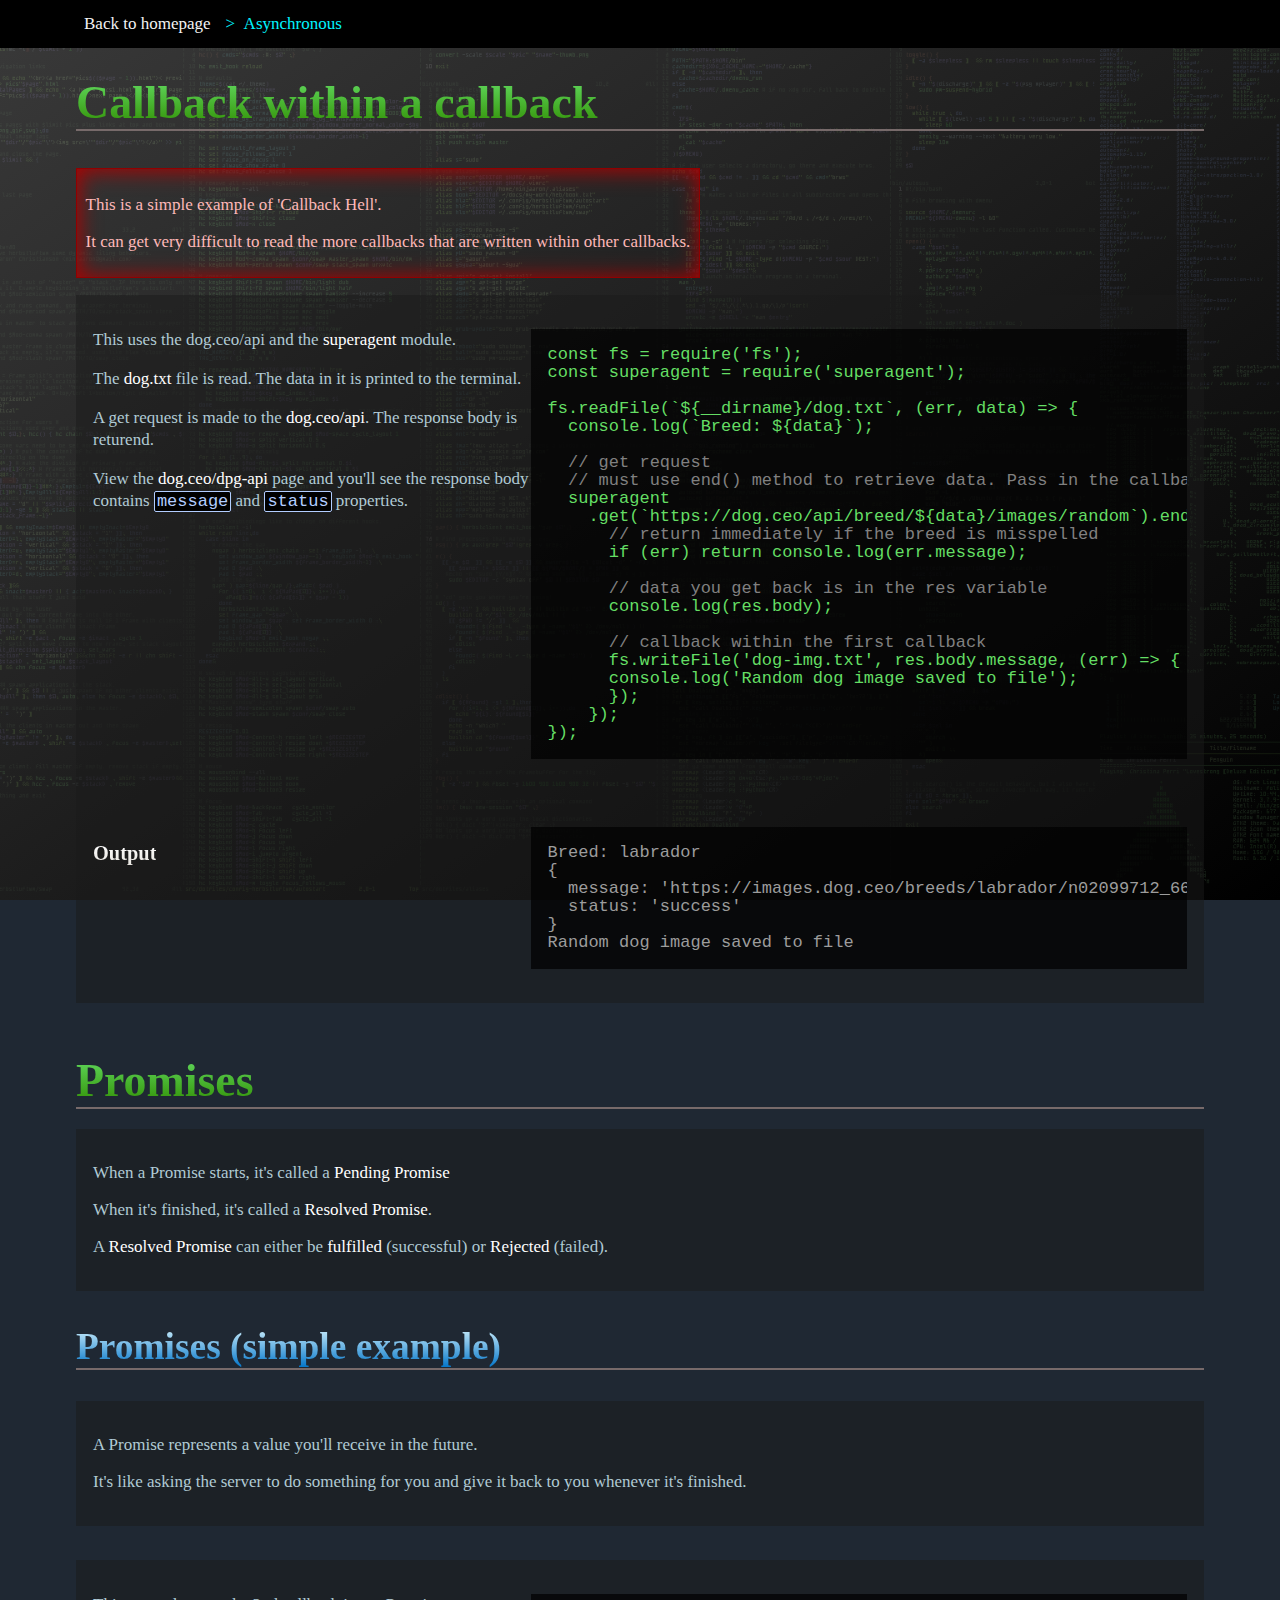
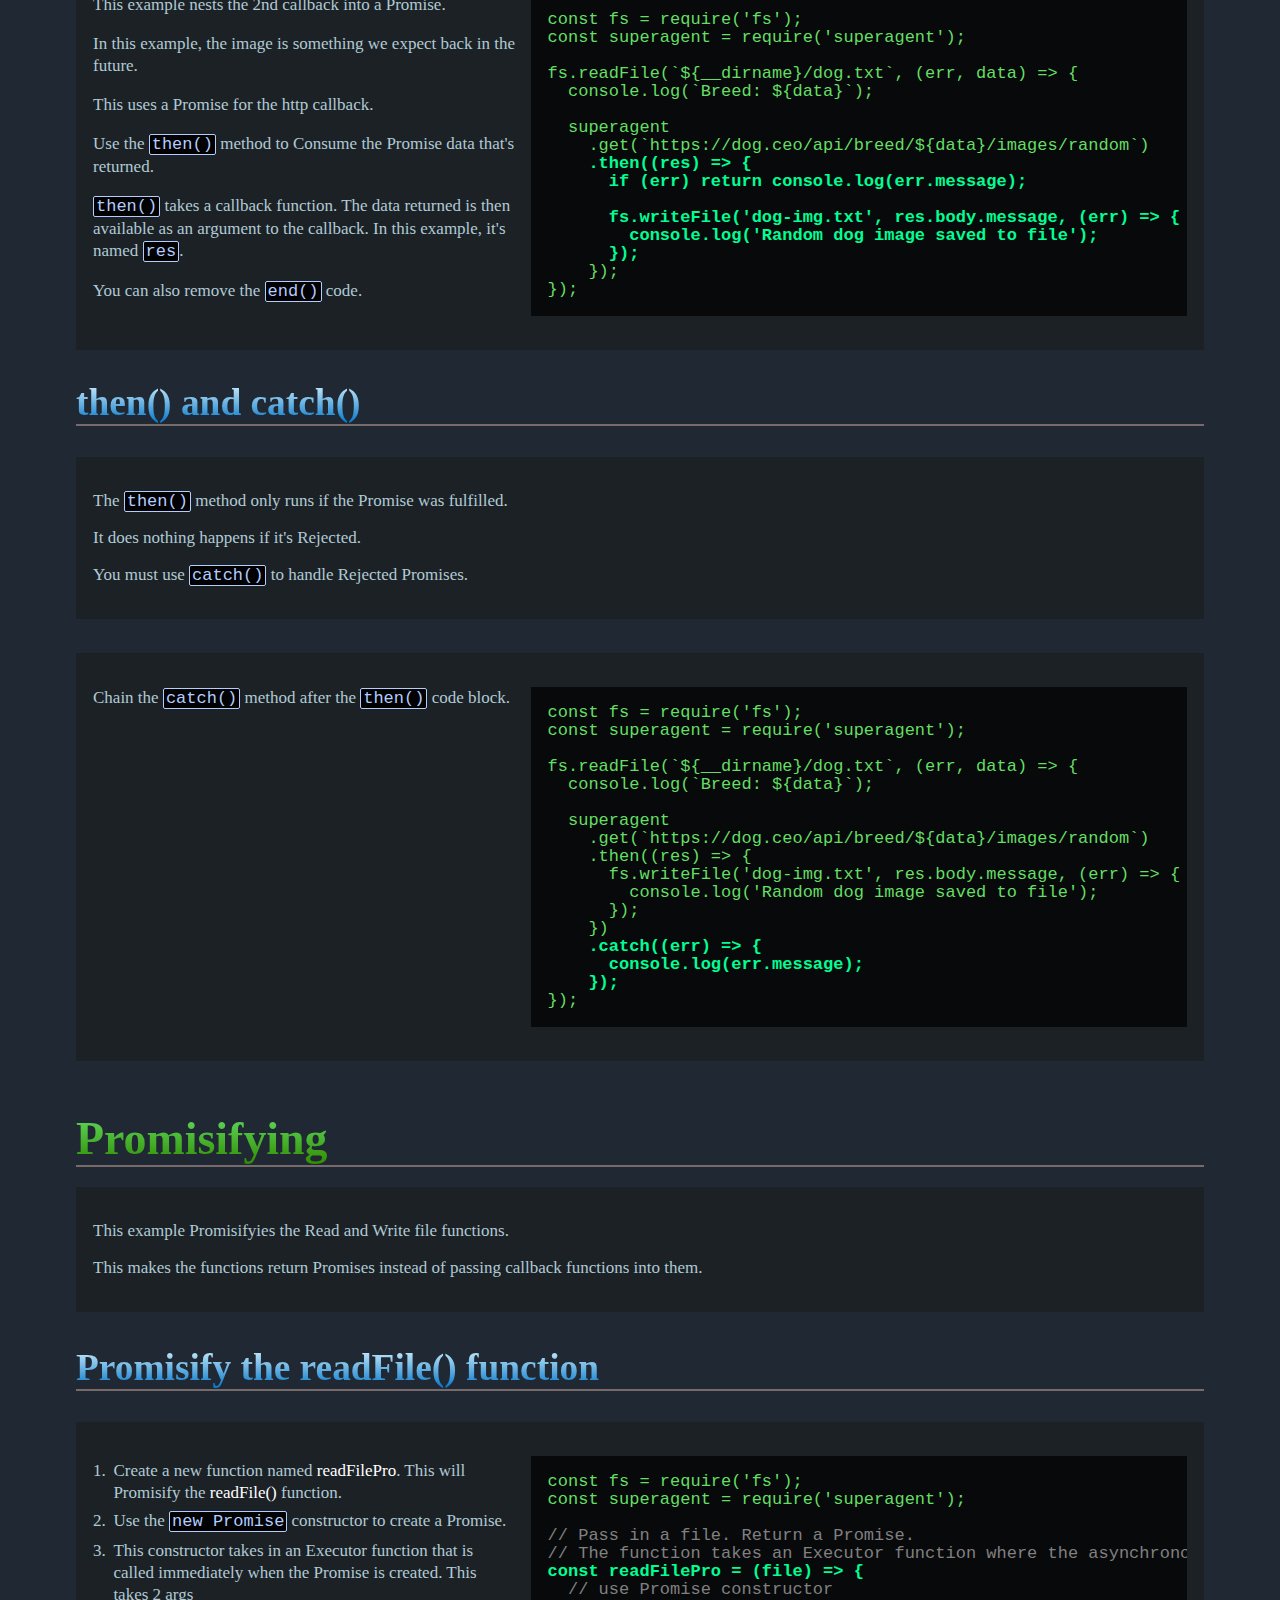
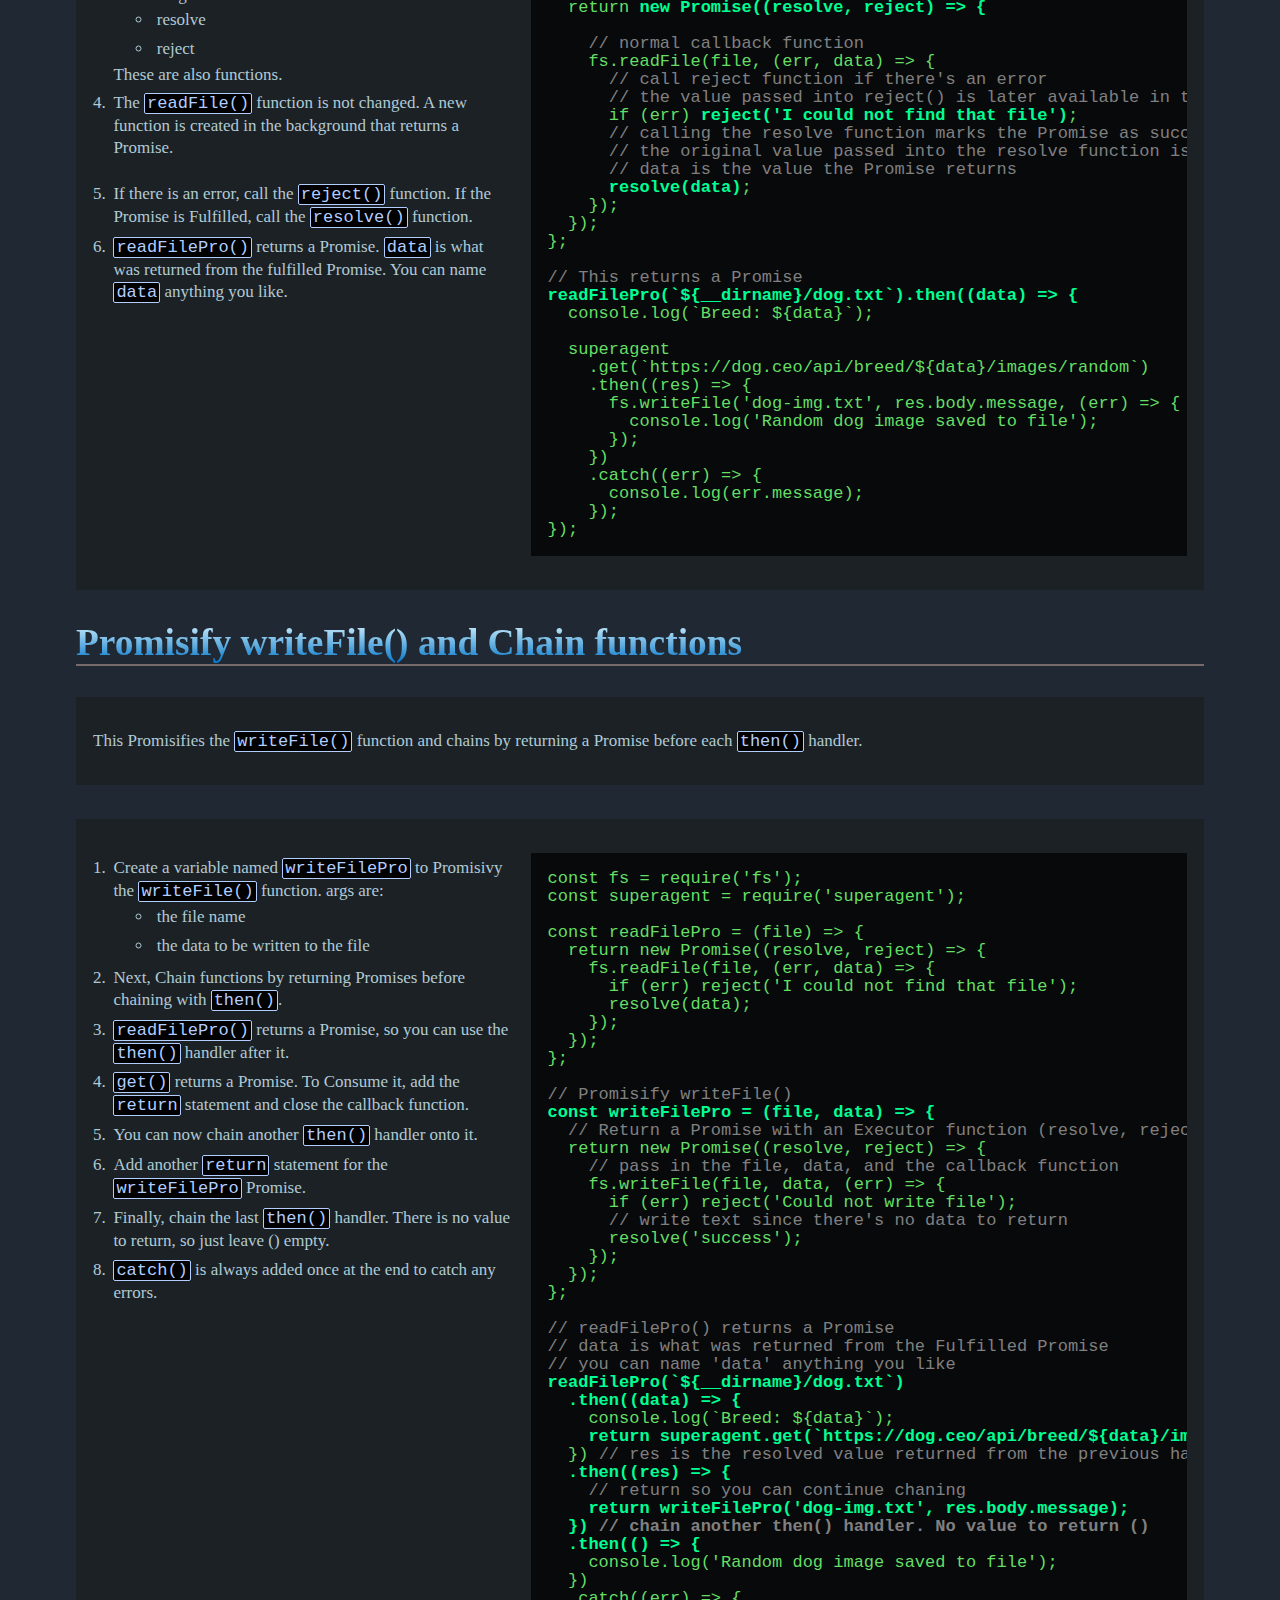
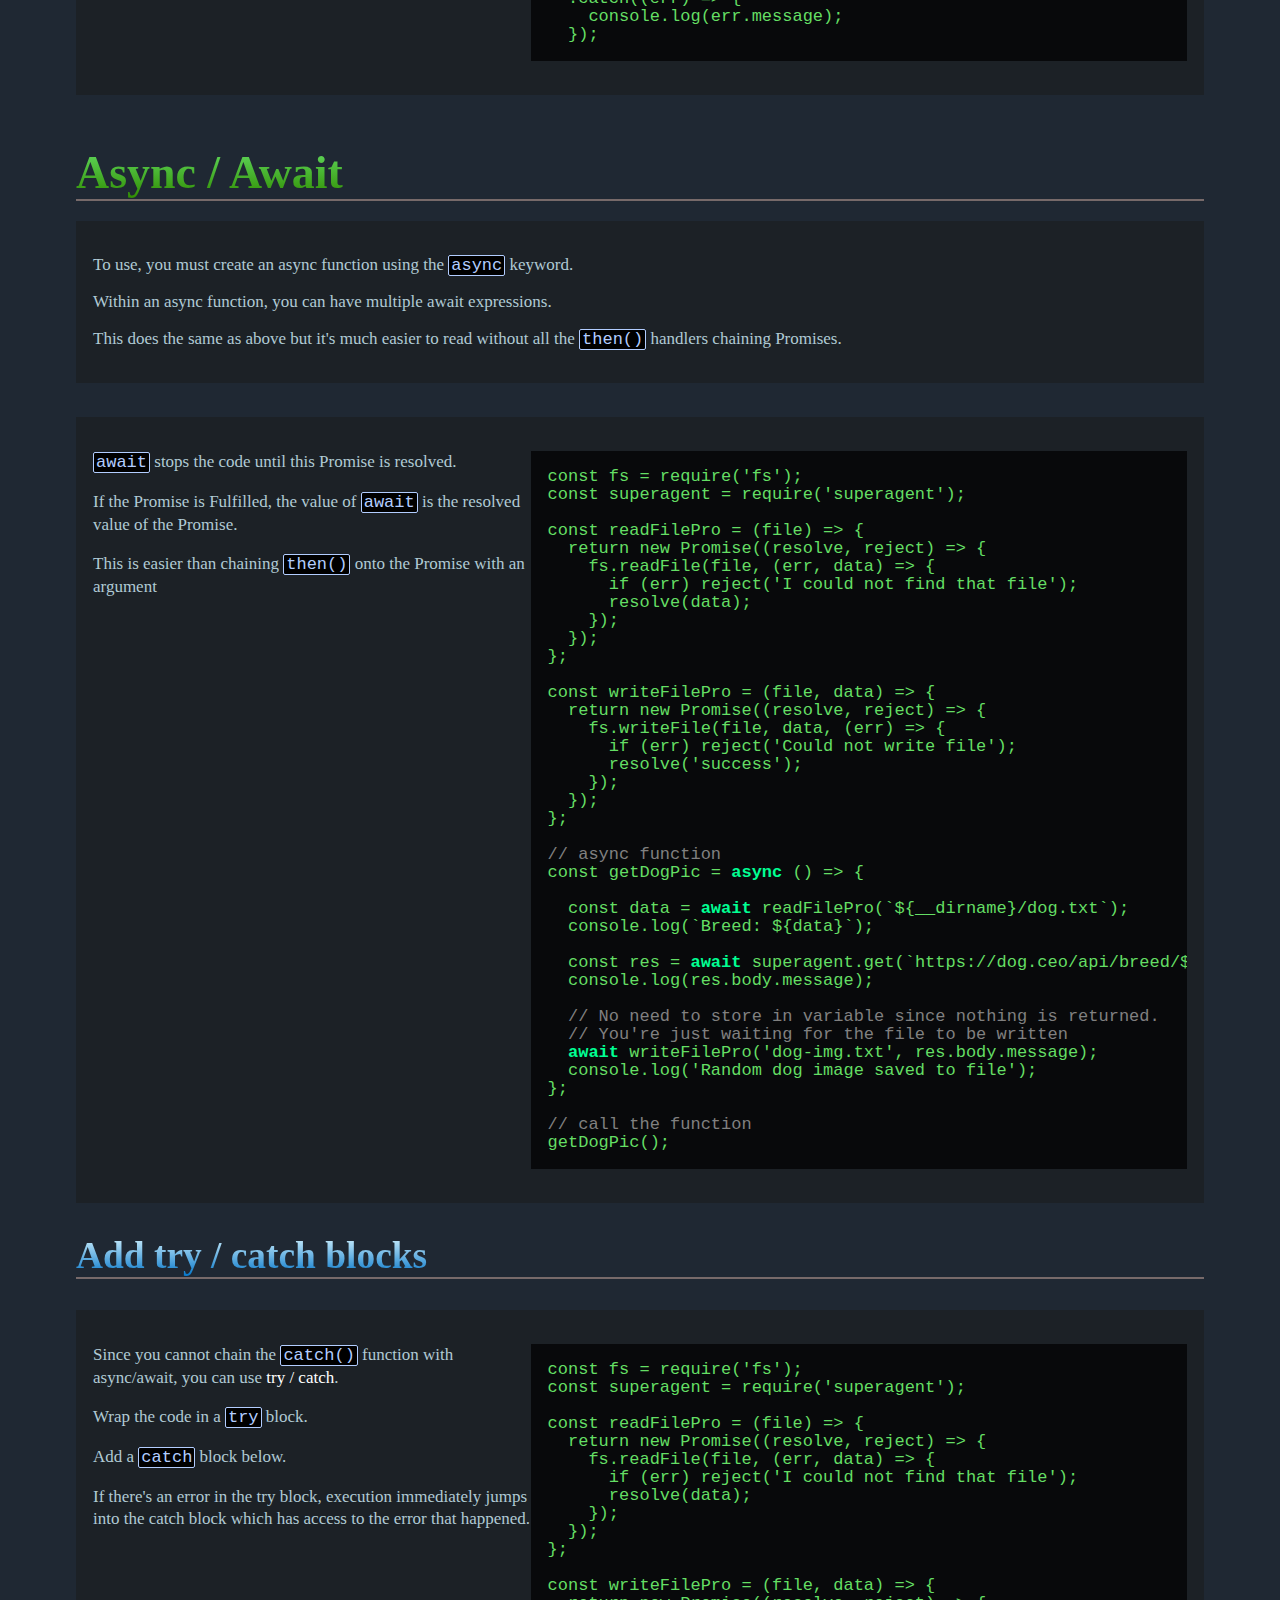
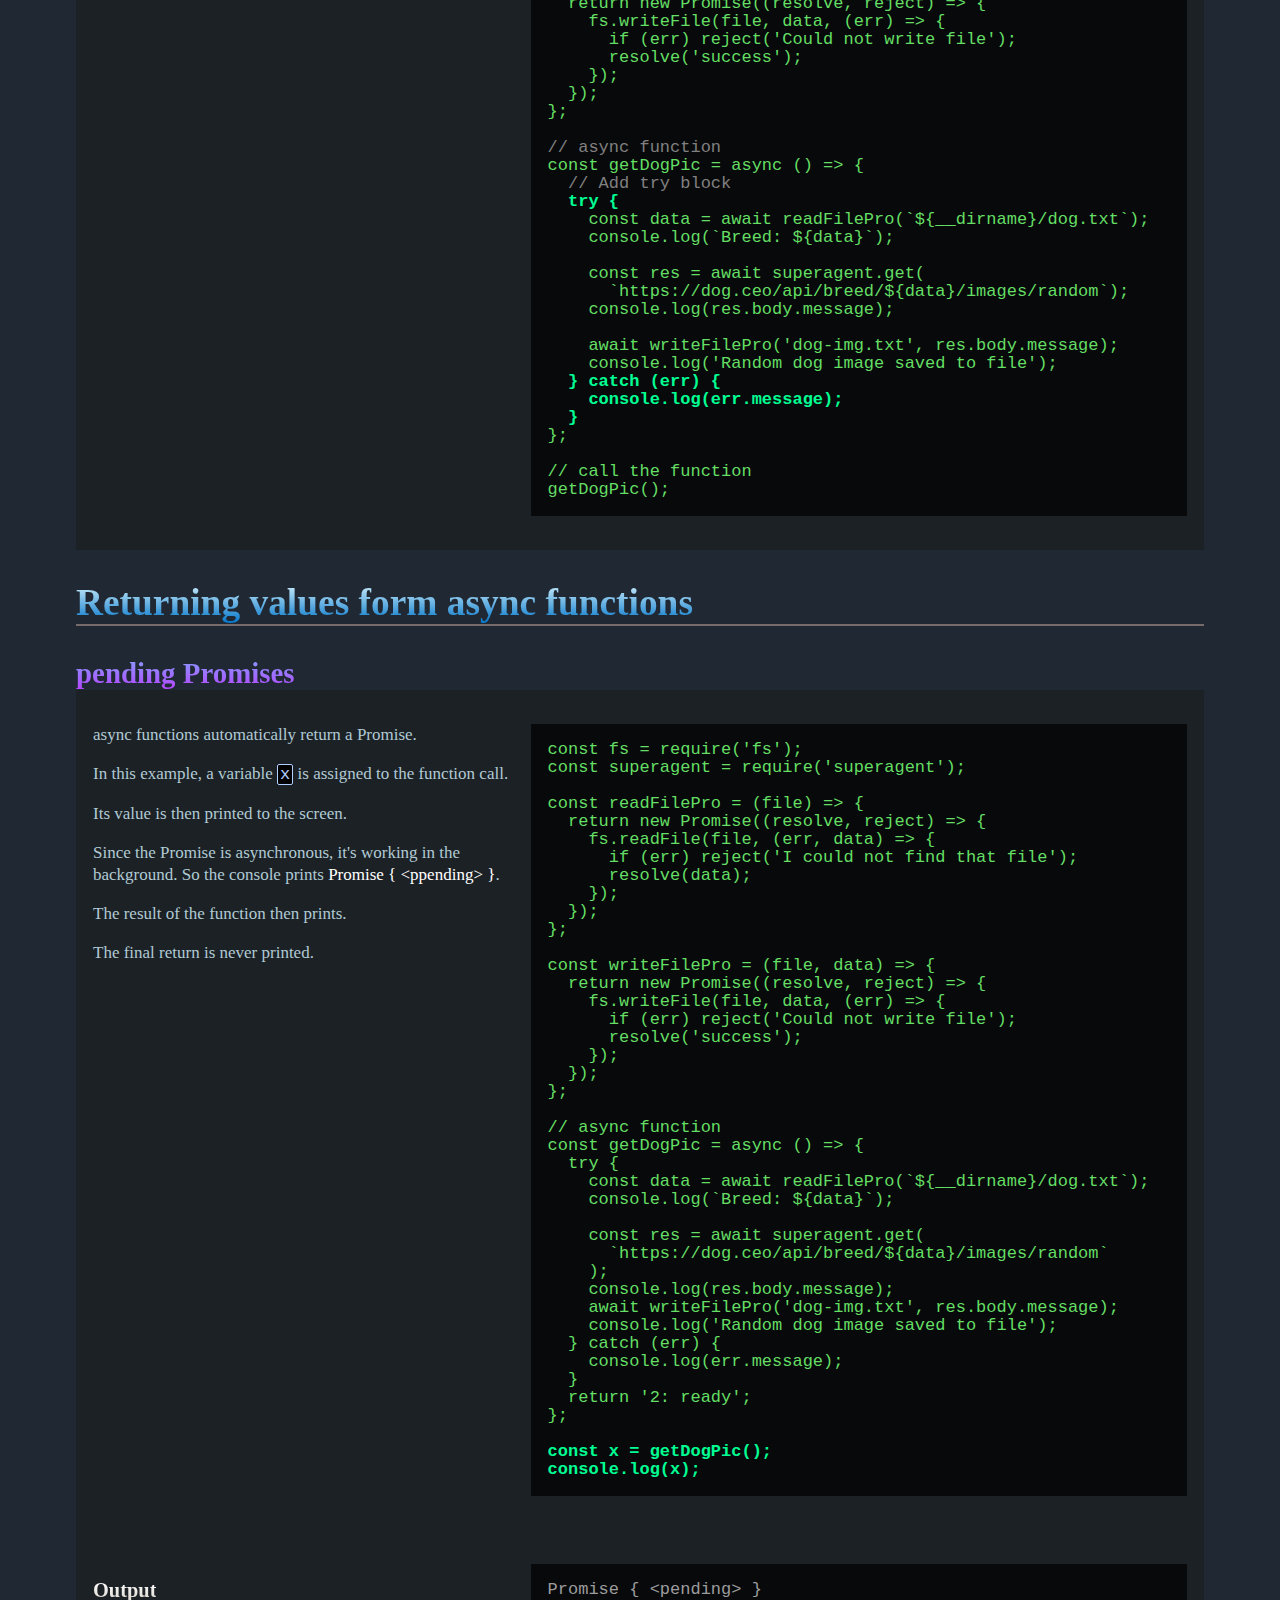
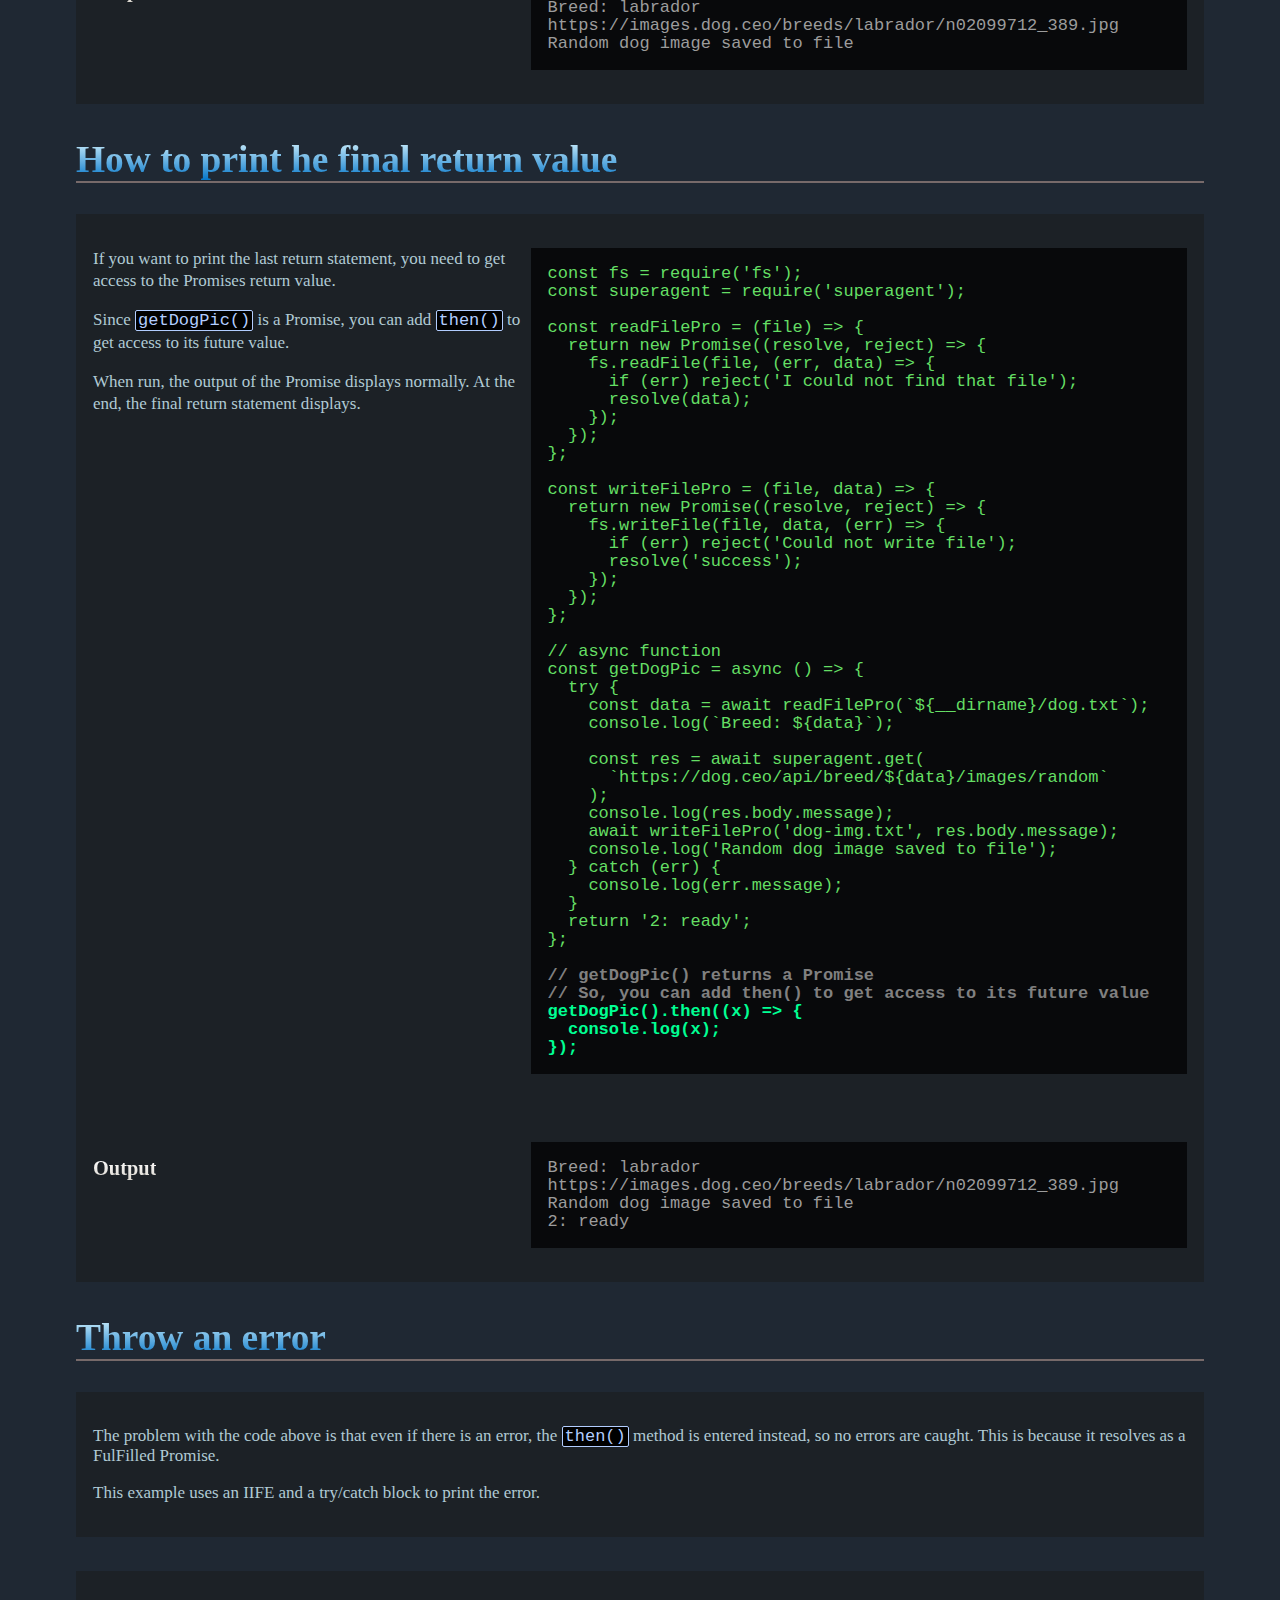
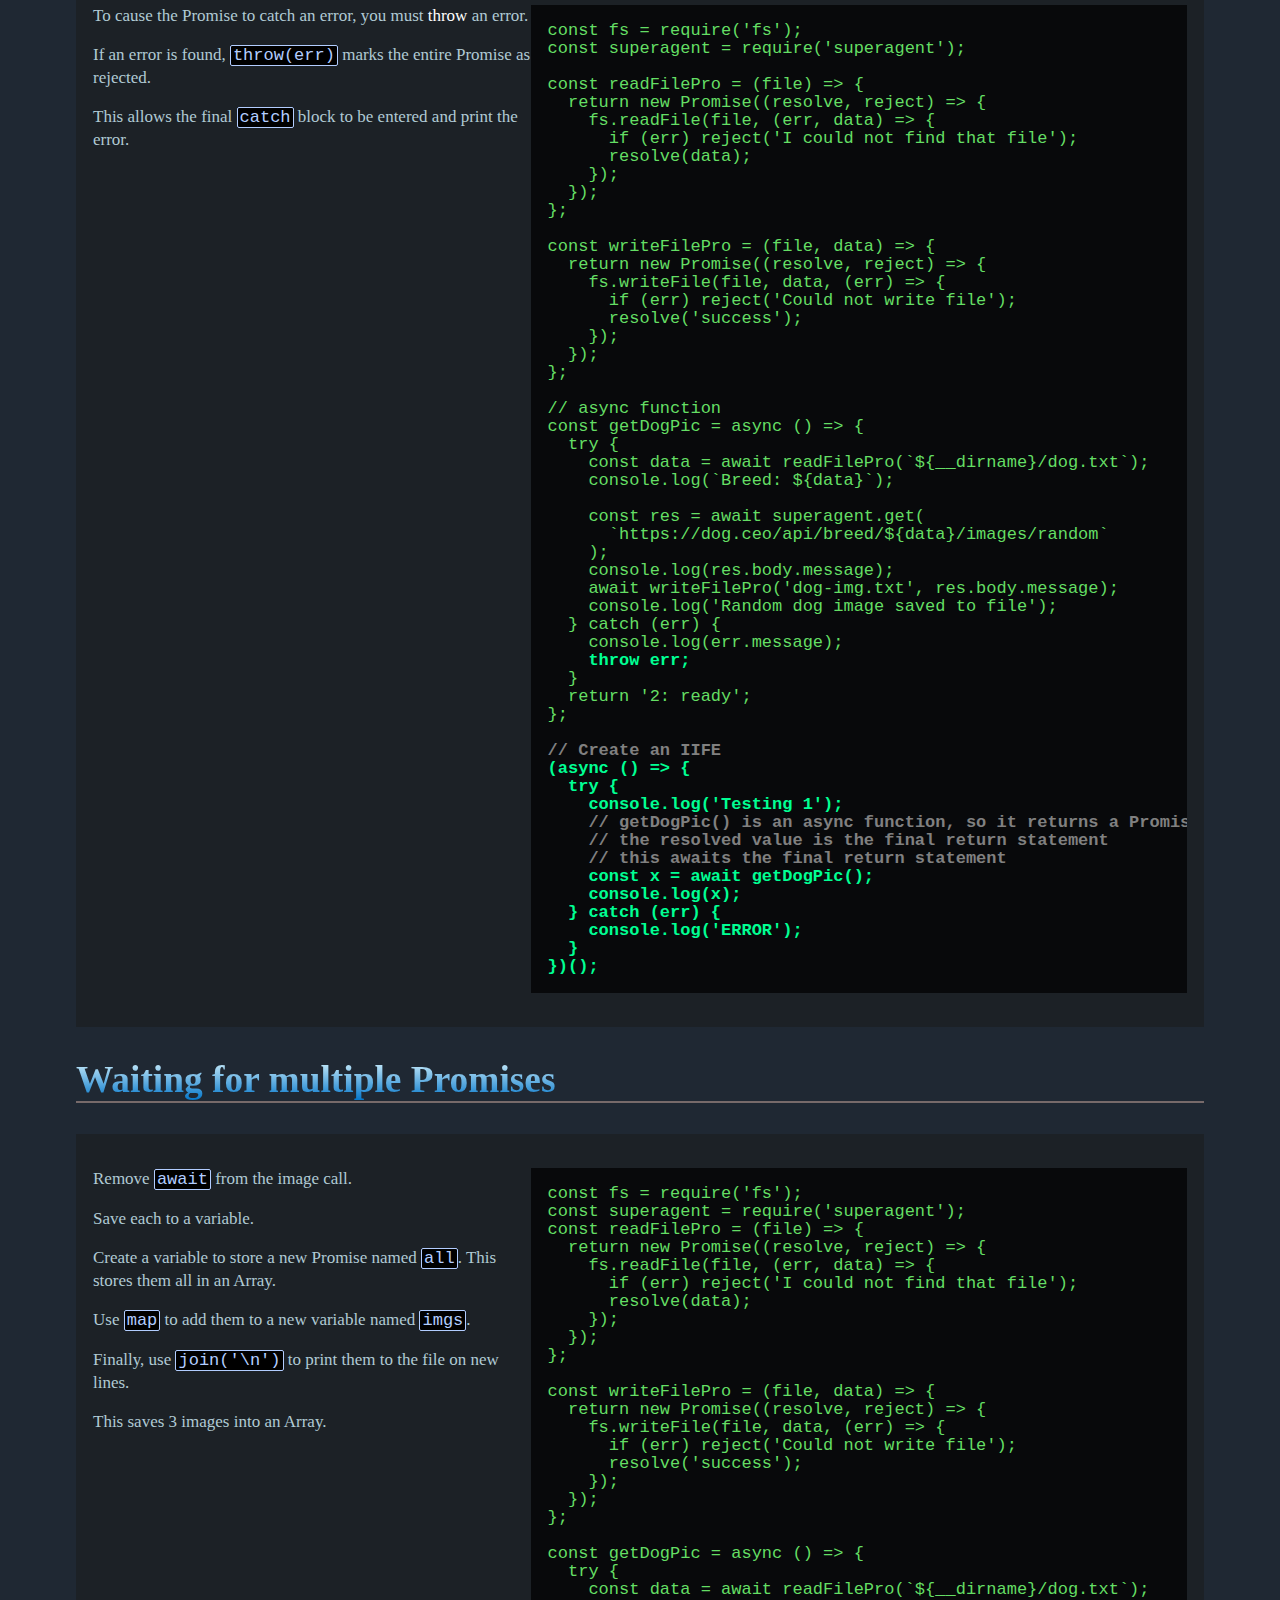
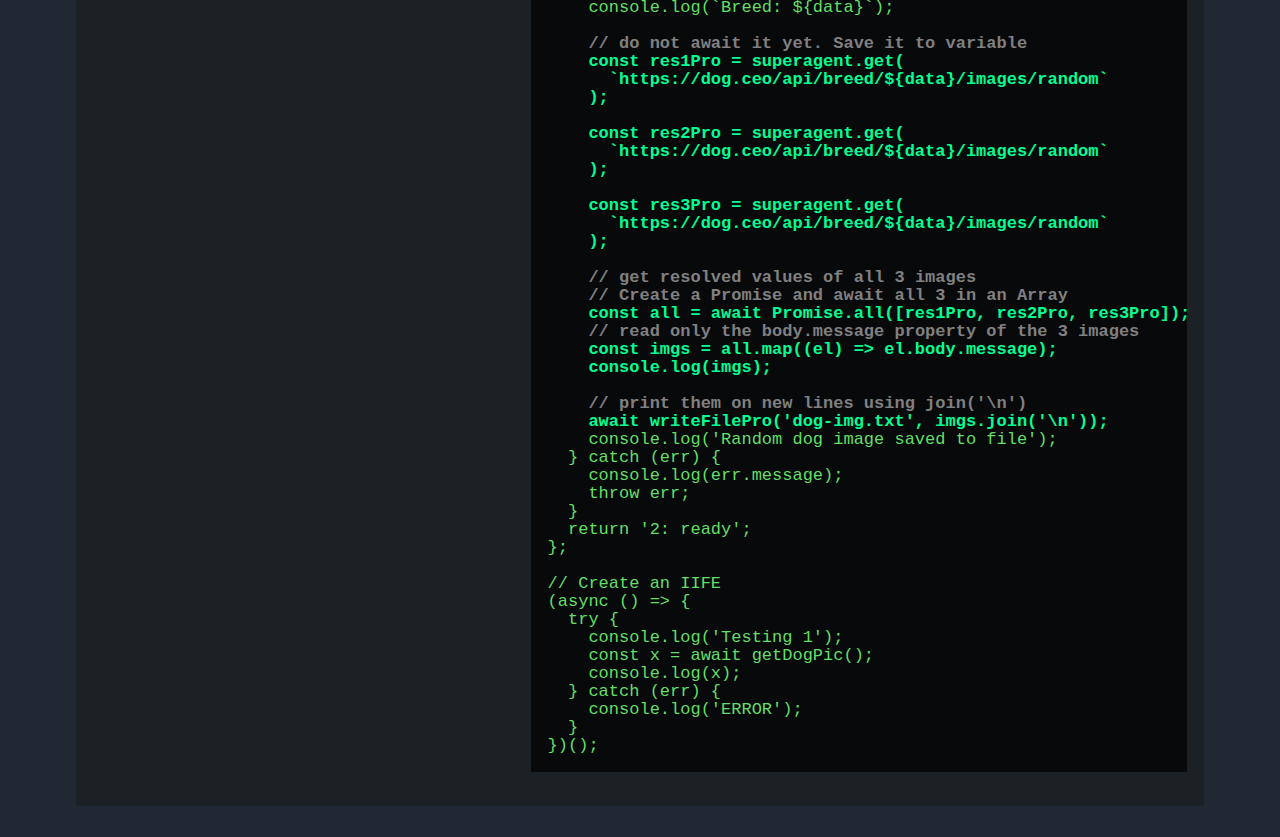
<file: pages/asynchronous/asynchronous.html>
<!doctype html>
<html lang="en">

<head>
  <!-- Required meta tags -->
  <meta charset="utf-8">
  <meta name="viewport" content="width=device-width, initial-scale=1, shrink-to-fit=no">
  <link rel="stylesheet" type="text/css" href="../../_css/styles.css">

  <title>Asynchronous</title>
</head>

<body>


  <nav class="navbar">
    <a href="../../index.html">Back to homepage</a>
    <a class="nav-page nav-active">Asynchronous</a>
  </nav>





  <h1>Callback within a callback</h1>
  <div class="notebox-warning">
    <p>This is a simple example of 'Callback Hell'.</p>
    <p>It can get very difficult to read the more callbacks that are written within other callbacks.</p>
  </div>

  <section class="code-section-container">
    <div class="code-text-section">
      <p>This uses the dog.ceo/api and the <span class="text-object">superagent</span> module.</p>
      <p>The <span class="text-object">dog.txt</span> file is read. The data in it is printed to the terminal.</p>
      <p>A get request is made to the <span class="text-object">dog.ceo/api</span>. The response body is returend.</p>
      <p>View the <span class="text-object">dog.ceo/dpg-api</span> page and you'll see the response body contains
        <span class="code">message</span> and
        <span class="code">status</span> properties.
      </p>
      <p>
    </div>
    <div class="code-block-section-w60">
      <pre class="example"><span class="code-nodejs">const fs = require('fs');
const superagent = require('superagent');

fs.readFile(`${__dirname}/dog.txt`, (err, data) =&gt; {
  console.log(`Breed: ${data}`);

  <span class="code-comment">// get request
  // must use end() method to retrieve data. Pass in the callback function </span>
  superagent
    .get(`https://dog.ceo/api/breed/${data}/images/random`).end((err, res) =&gt; {
      <span class="code-comment">// return immediately if the breed is misspelled </span>
      if (err) return console.log(err.message);

      <span class="code-comment">// data you get back is in the res variable </span>
      console.log(res.body);

      <span class="code-comment">// callback within the first callback </span>
      fs.writeFile('dog-img.txt', res.body.message, (err) => {
      console.log('Random dog image saved to file');
      });
    });
});
</span></pre>
    </div>
  </section>

  <section class="output-section-container">
    <h5>Output</h5>
    <div class="code-block-section-w60">
      <pre class="example"><span class="code-output">Breed: labrador
{
  message: 'https://images.dog.ceo/breeds/labrador/n02099712_6644.jpg',
  status: 'success'
}
Random dog image saved to file</span></pre>
    </div>
  </section>






  <h1>Promises</h1>
  <div class="text-section">
    <p>When a Promise starts, it's called a <span class="text-object">Pending Promise</span></p>
    <p>When it's finished, it's called a <span class="text-object">Resolved Promise</span>.</p>
    <p>A <span class="text-object">Resolved Promise</span> can either be <span class="text-object">fulfilled</span>
      (successful) or <span class="text-object">Rejected</span> (failed).</p>
  </div>




  <h2>Promises (simple example)</h2>

  <div class="text-section">
    <p>A Promise represents a value you'll receive in the future.</p>
    <p>It's like asking the server to do something for you and give it back to you whenever it's finished.</p>
  </div>



  <section class="code-section-container">
    <div class="code-text-section">
      <p>This example nests the 2nd callback into a Promise.</p>
      <p>In this example, the image is something we expect back in the future.</p>
      <p>This uses a Promise for the http callback.</p>
      <p>Use the <span class="code">then()</span> method to Consume the Promise data that's returned.</p>
      <p><span class="code">then()</span> takes a callback function. The data returned is then available as an
        argument to the callback. In this example, it's named <span class="code">res</span>. </p>
      <p>You can also remove the <span class="code">end()</span> code.</p>
    </div>
    <div class="code-block-section-w60">
      <pre class="example"><span class="code-nodejs">const fs = require('fs');
const superagent = require('superagent');

fs.readFile(`${__dirname}/dog.txt`, (err, data) =&gt; {
  console.log(`Breed: ${data}`);

  superagent
    .get(`https://dog.ceo/api/breed/${data}/images/random`)
    <span class="code-highlight">.then((res) =&gt; {
      if (err) return console.log(err.message);

      fs.writeFile('dog-img.txt', res.body.message, (err) =&gt; {
        console.log('Random dog image saved to file');
      }); </span>
    });
});</span></pre>
    </div>
  </section>


  <h2>then() and catch()</h2>
  <div class="text-section">
    <p>The <span class="code">then()</span> method only runs if the Promise was fulfilled.</p>
    <p>It does nothing happens if it's Rejected.</p>
    <p>You must use <span class="code">catch()</span> to handle Rejected Promises.</p>
  </div>


  <section class="code-section-container">
    <div class="code-text-section">
      <p>Chain the <span class="code">catch()</span> method after the <span class="code">then()</span> code block.</p>
    </div>
    <div class="code-block-section-w60">
      <pre class="example"><span class="code-nodejs">const fs = require('fs');
const superagent = require('superagent');

fs.readFile(`${__dirname}/dog.txt`, (err, data) =&gt; {
  console.log(`Breed: ${data}`);

  superagent
    .get(`https://dog.ceo/api/breed/${data}/images/random`)
    .then((res) =&gt; {
      fs.writeFile('dog-img.txt', res.body.message, (err) =&gt; {
        console.log('Random dog image saved to file');
      });
    })
    <span class="code-highlight">.catch((err) =&gt; {
      console.log(err.message);
    }); </span>
});
</span></pre>
    </div>
  </section>







  <h1>Promisifying</h1>

  <div class="text-section">
    <p>This example Promisifyies the Read and Write file functions.</p>
    <p>This makes the functions return Promises instead of passing callback functions into them.</p>
  </div>

  <h2>Promisify the readFile() function</h2>
  <section class="code-section-container">
    <div class="code-text-section">
      <ol>
        <li>Create a new function named <span class="text-object">readFilePro</span>. This will Promisify the <span
            class="text-object">readFile()</span> function.</li>
        <li>Use the <span class="code">new Promise</span> constructor to create a Promise.</li>
        <li>This constructor takes in an Executor function that is called immediately when the Promise is created. This
          takes 2 args <ul>
            <li>resolve</li>
            <li>reject</li>
          </ul>These are also functions.</li>
        <li>The <span class="code">readFile()</span> function is not changed. A new function is created in the
          background that returns a Promise.</p>
        </li>
        <li>If there is an error, call the <span class="code">reject()</span> function. If the Promise is Fulfilled,
          call the <span class="code">resolve()</span> function.</li>
        <li><span class="code">readFilePro()</span> returns a Promise. <span class="code">data</span> is what was
          returned from the fulfilled Promise. You can name <span class="code">data</span> anything you like.</li>
      </ol>






    </div>
    <div class="code-block-section-w60">
      <pre class="example"><span class="code-nodejs">const fs = require('fs');
const superagent = require('superagent');

<span class="code-comment">// Pass in a file. Return a Promise.
// The function takes an Executor function where the asynchronous work is done </span>
<span class="code-highlight">const readFilePro = (file) =&gt; { </span>
  <span class="code-comment">// use Promise constructor</span>
  return <span class="code-highlight">new Promise((resolve, reject) =&gt; { </span>

    <span class="code-comment">// normal callback function </span>
    fs.readFile(file, (err, data) =&gt; {
      <span class="code-comment">// call reject function if there's an error
      // the value passed into reject() is later available in the catch() method </span>
      if (err) <span class="code-highlight">reject('I could not find that file')</span>;
      <span class="code-comment">// calling the resolve function marks the Promise as successful
      // the original value passed into the resolve function is later available the arg in the then() method
      // data is the value the Promise returns </span>
      <span class="code-highlight">resolve(data)</span>;
    });
  });
};

<span class="code-comment">// This returns a Promise</span> 
<span class="code-highlight">readFilePro(`${__dirname}/dog.txt`).then((data) =&gt; { </span>
  console.log(`Breed: ${data}`);

  superagent
    .get(`https://dog.ceo/api/breed/${data}/images/random`)
    .then((res) =&gt; {
      fs.writeFile('dog-img.txt', res.body.message, (err) =&gt; {
        console.log('Random dog image saved to file');
      });
    })
    .catch((err) =&gt; {
      console.log(err.message);
    });
});
</span></pre>
    </div>
  </section>







  <h2>Promisify writeFile() and Chain functions</h2>

  <div class="text-section">
    <p>This Promisifies the <span class="code">writeFile()</span> function and chains by returning a Promise before each
      <span class="code">then()</span> handler.
    </p>
  </div>

  <section class="code-section-container">
    <div class="code-text-section">
      <ol>
        <li>Create a variable named <span class="code">writeFilePro</span> to Promisivy the <span
            class="code">writeFile()</span> function. args are:
          <ul>
            <li>the file name</li>
            <li>the data to be written to the file</li>
          </ul>
        </li>
        <li>Next, Chain functions by returning Promises before chaining with <span class="code">then()</span>.</li>
        <li><span class="code">readFilePro()</span> returns a Promise, so you can use the <span
            class="code">then()</span> handler after it.</li>
        <li><span class="code">get()</span> returns a Promise. To Consume it, add the <span class="code">return</span>
          statement and close the callback function.</li>
        <li>You can now chain another <span class="code">then()</span> handler onto it.</li>
        <li>Add another <span class="code">return</span> statement for the <span class="code">writeFilePro</span>
          Promise.</li>
        <li>Finally, chain the last <span class="code">then()</span> handler. There is no value to return, so just leave
          () empty.</li>
        <li><span class="code">catch()</span> is always added once at the end to catch any errors.</li>
      </ol>
    </div>
    <div class="code-block-section-w60">
      <pre class="example"><span class="code-nodejs">const fs = require('fs');
const superagent = require('superagent');

const readFilePro = (file) =&gt; {
  return new Promise((resolve, reject) =&gt; {
    fs.readFile(file, (err, data) =&gt; {  
      if (err) reject('I could not find that file');
      resolve(data);
    });
  });
};

<span class="code-comment">// Promisify writeFile()</span>
<span class="code-highlight">const writeFilePro = (file, data) =&gt; {</span>
  <span class="code-comment">// Return a Promise with an Executor function (resolve, reject) </span>
  return new Promise((resolve, reject) =&gt; {
    <span class="code-comment">// pass in the file, data, and the callback function </span>
    fs.writeFile(file, data, (err) =&gt; {
      if (err) reject('Could not write file');
      <span class="code-comment">// write text since there's no data to return </span>
      resolve('success');
    });
  });
};

<span class="code-comment">// readFilePro() returns a Promise
// data is what was returned from the Fulfilled Promise
// you can name 'data' anything you like</span>
<span class="code-highlight">readFilePro(`${__dirname}/dog.txt`)
  .then((data) =&gt; {</span>
    console.log(`Breed: ${data}`);
    <span class="code-highlight">return superagent.get(`https://dog.ceo/api/breed/${data}/images/random`);</span>
  }) <span class="code-comment">// res is the resolved value returned from the previous handler </span>
  <span class="code-highlight">.then((res) =&gt; {</span>
    <span class="code-comment">// return so you can continue chaning </span>
    <span class="code-highlight">return writeFilePro('dog-img.txt', res.body.message);
  }) <span class="code-comment">// chain another then() handler. No value to return () </span>
  .then(() =&gt; {</span>
    console.log('Random dog image saved to file');
  })
  .catch((err) =&gt; {
    console.log(err.message);
  });
</span></pre>
    </div>
  </section>










  <h1>Async / Await</h1>

  <div class="text-section">
    <p>To use, you must create an async function using the <span class="code">async</span> keyword.</p>
    <p>Within an async function, you can have multiple await expressions.</p>
    <p>This does the same as above but it's much easier to read without all the <span class="code">then()</span>
      handlers chaining Promises.</p>
  </div>


  <section class="code-section-container">
    <div class="code-text-section">
      <p><span class="code">await</span> stops the code until this Promise is resolved.</p>
      <p>If the Promise is Fulfilled, the value of <span class="code">await</span> is the resolved value of the Promise.
      </p>
      <p>This is easier than chaining <span class="code">then()</span> onto the Promise with an argument</p>
      <p>
    </div>
    <div class="code-block-section-w60">
      <pre class="example"><span class="code-nodejs">const fs = require('fs');
const superagent = require('superagent');

const readFilePro = (file) =&gt; {
  return new Promise((resolve, reject) =&gt; {
    fs.readFile(file, (err, data) =&gt; {
      if (err) reject('I could not find that file');
      resolve(data);
    });
  });
};

const writeFilePro = (file, data) =&gt; {
  return new Promise((resolve, reject) =&gt; {
    fs.writeFile(file, data, (err) =&gt; {
      if (err) reject('Could not write file');
      resolve('success');
    });
  });
};

<span class="code-comment">// async function </span>
const getDogPic = <span class="code-highlight">async</span> () =&gt; {

  const data = <span class="code-highlight">await</span> readFilePro(`${__dirname}/dog.txt`);
  console.log(`Breed: ${data}`);

  const res = <span class="code-highlight">await</span> superagent.get(`https://dog.ceo/api/breed/${data}/images/random`);
  console.log(res.body.message);

  <span class="code-comment">// No need to store in variable since nothing is returned.
  // You're just waiting for the file to be written </span>
  <span class="code-highlight">await</span> writeFilePro('dog-img.txt', res.body.message);
  console.log('Random dog image saved to file');
};

<span class="code-comment">// call the function </span>
getDogPic();</span></pre>
    </div>
  </section>






  <h2>Add try / catch blocks</h2>

  <section class="code-section-container">
    <div class="code-text-section">
      <p>Since you cannot chain the <span class="code">catch()</span> function with async/await, you can use <span
          class="text-object">try / catch</span>.</p>
      <p>Wrap the code in a <span class="code">try</span> block.</p>
      <p>Add a <span class="code">catch</span> block below.</p>
      <p>If there's an error in the try block, execution immediately jumps into the catch block which has access to the
        error that happened.</p>
    </div>
    <div class="code-block-section-w60">
      <pre class="example"><span class="code-nodejs">const fs = require('fs');
const superagent = require('superagent');

const readFilePro = (file) =&gt; {
  return new Promise((resolve, reject) =&gt; {
    fs.readFile(file, (err, data) =&gt; {
      if (err) reject('I could not find that file');
      resolve(data);
    });
  });
};

const writeFilePro = (file, data) =&gt; {
  return new Promise((resolve, reject) =&gt; {
    fs.writeFile(file, data, (err) =&gt; {
      if (err) reject('Could not write file');
      resolve('success');
    });
  });
};

<span class="code-comment">// async function </span>
const getDogPic = async () =&gt; {
  <span class="code-comment">// Add try block </span>
  <span class="code-highlight">try { </span>
    const data = await readFilePro(`${__dirname}/dog.txt`);
    console.log(`Breed: ${data}`);

    const res = await superagent.get(
      `https://dog.ceo/api/breed/${data}/images/random`);
    console.log(res.body.message);

    await writeFilePro('dog-img.txt', res.body.message);
    console.log('Random dog image saved to file');
  <span class="code-highlight">} catch (err) {
    console.log(err.message);
  } </span>
};

// call the function
getDogPic();
</span></pre>
    </div>
  </section>



  <h2>Returning values form async functions</h2>

  <h3>pending Promises</h3>

  <section class="code-section-container">
    <div class="code-text-section">
      <p>async functions automatically return a Promise.</p>
      <p>In this example, a variable <span class="code">x</span> is assigned to the function call.</p>
      <p>Its value is then printed to the screen.</p>
      <p>Since the Promise is asynchronous, it's working in the background. So the console prints <span
          class="text-object">Promise { &ltppending&gt; }</span>.</p>
      <p>The result of the function then prints.</p>
      <p>The final return is never printed.</p>
    </div>
    <div class="code-block-section-w60">
      <pre class="example"><span class="code-nodejs">const fs = require('fs');
const superagent = require('superagent');

const readFilePro = (file) => {
  return new Promise((resolve, reject) => {
    fs.readFile(file, (err, data) => {
      if (err) reject('I could not find that file');
      resolve(data);
    });
  });
};

const writeFilePro = (file, data) => {
  return new Promise((resolve, reject) => {
    fs.writeFile(file, data, (err) => {
      if (err) reject('Could not write file');  
      resolve('success');
    });
  });
};

// async function
const getDogPic = async () => {  
  try {
    const data = await readFilePro(`${__dirname}/dog.txt`);
    console.log(`Breed: ${data}`);

    const res = await superagent.get(
      `https://dog.ceo/api/breed/${data}/images/random`
    );
    console.log(res.body.message);
    await writeFilePro('dog-img.txt', res.body.message);
    console.log('Random dog image saved to file');
  } catch (err) {
    console.log(err.message);
  }
  return '2: ready';
};

<span class="code-highlight">const x = getDogPic();
console.log(x);</span></span></pre>
    </div>
  </section>


  <section class="output-section-container">
    <h5>Output</h5>
    <div class="code-block-section-w60">
      <pre class="example"><span class="code-output">Promise { &lt;pending&gt; }
Breed: labrador
https://images.dog.ceo/breeds/labrador/n02099712_389.jpg
Random dog image saved to file
</span></pre>
    </div>
  </section>






  <h2>How to print he final return value</h2>


  <section class="code-section-container">
    <div class="code-text-section">
      <p>If you want to print the last return statement, you need to get access to the Promises return value.</p>
      <p>Since <span class="code">getDogPic()</span> is a Promise, you can add <span class="code">then()</span> to get
        access to its future value.</p>
      <p>When run, the output of the Promise displays normally. At the end, the final return statement displays.</p>
    </div>
    <div class="code-block-section-w60">
      <pre class="example"><span class="code-nodejs">const fs = require('fs');
const superagent = require('superagent');

const readFilePro = (file) => {
  return new Promise((resolve, reject) => {
    fs.readFile(file, (err, data) => {
      if (err) reject('I could not find that file');
      resolve(data);
    });
  });
};

const writeFilePro = (file, data) => {
  return new Promise((resolve, reject) => {
    fs.writeFile(file, data, (err) => {
      if (err) reject('Could not write file');  
      resolve('success');
    });
  });
};

// async function
const getDogPic = async () => {  
  try {
    const data = await readFilePro(`${__dirname}/dog.txt`);
    console.log(`Breed: ${data}`);

    const res = await superagent.get(
      `https://dog.ceo/api/breed/${data}/images/random`
    );
    console.log(res.body.message);
    await writeFilePro('dog-img.txt', res.body.message);
    console.log('Random dog image saved to file');
  } catch (err) {
    console.log(err.message);
  }
  return '2: ready';
};

<span class="code-highlight"><span class="code-comment">// getDogPic() returns a Promise
// So, you can add then() to get access to its future value </span>
getDogPic().then((x) => {
  console.log(x);
});</span></span></pre>
    </div>
  </section>






  <section class="output-section-container">
    <h5>Output</h5>
    <div class="code-block-section-w60">
      <pre class="example"><span class="code-output">Breed: labrador
https://images.dog.ceo/breeds/labrador/n02099712_389.jpg
Random dog image saved to file
2: ready</span></pre>
    </div>
  </section>





  <h2>Throw an error</h2>

  <div class="text-section">
    <p>The problem with the code above is that even if there is an error, the <span class="code">then()</span> method is
      entered instead, so no errors are caught. This is because it resolves as a FulFilled Promise.</p>
    <p>This example uses an IIFE and a try/catch block to print the error.</p>
  </div>
  <section class="code-section-container">
    <div class="code-text-section">
      <p>To cause the Promise to catch an error, you must <span class="text-object">throw</span> an error.</p>
      <p>If an error is found, <span class="code">throw(err)</span> marks the entire Promise as rejected.</p>
      <p>This allows the final <span class="code">catch</span> block to be entered and print the error.</p>
    </div>
    <div class="code-block-section-w60">
      <pre class="example"><span class="code-nodejs">const fs = require('fs');
const superagent = require('superagent');

const readFilePro = (file) => {
  return new Promise((resolve, reject) => {
    fs.readFile(file, (err, data) => {
      if (err) reject('I could not find that file');
      resolve(data);
    });
  });
};

const writeFilePro = (file, data) => {
  return new Promise((resolve, reject) => {
    fs.writeFile(file, data, (err) => {
      if (err) reject('Could not write file');  
      resolve('success');
    });
  });
};

// async function
const getDogPic = async () => {  
  try {
    const data = await readFilePro(`${__dirname}/dog.txt`);
    console.log(`Breed: ${data}`);

    const res = await superagent.get(
      `https://dog.ceo/api/breed/${data}/images/random`
    );
    console.log(res.body.message);
    await writeFilePro('dog-img.txt', res.body.message);
    console.log('Random dog image saved to file');
  } catch (err) {
    console.log(err.message);
    <span class="code-highlight">throw err;</span>
  }
  return '2: ready';
};

<span class="code-highlight"><span class="code-comment">// Create an IIFE </span>
(async () => {
  try {
    console.log('Testing 1');   
    <span class="code-comment">// getDogPic() is an async function, so it returns a Promise
    // the resolved value is the final return statement
    // this awaits the final return statement </span>
    const x = await getDogPic();
    console.log(x);
  } catch (err) {
    console.log('ERROR');
  }
})();</span></pre>
    </div>
  </section>











  <h2>Waiting for multiple Promises</h2>

  <section class="code-section-container">
    <div class="code-text-section">
      <p>Remove <span class="code">await</span> from the image call.</p>
      <p>Save each to a variable.</p>
      <p>Create a variable to store a new Promise named <span class="code">all</span>. This stores them all in an Array.
      </p>
      <p>Use <span class="code">map</span> to add them to a new variable named <span class="code">imgs</span>.</p>
      <p>Finally, use <span class="code">join('\n')</span> to print them to the file on new lines.</p>
      <p>This saves 3 images into an Array.</p>
      <p>
    </div>
    <div class="code-block-section-w60">
      <pre class="example"><span class="code-nodejs">const fs = require('fs');
const superagent = require('superagent');
const readFilePro = (file) =&gt; {
  return new Promise((resolve, reject) =&gt; {
    fs.readFile(file, (err, data) =&gt; {
      if (err) reject('I could not find that file');
      resolve(data);
    });
  });
};

const writeFilePro = (file, data) =&gt; {
  return new Promise((resolve, reject) =&gt; {
    fs.writeFile(file, data, (err) =&gt; {
      if (err) reject('Could not write file');
      resolve('success');
    });
  });
};

const getDogPic = async () =&gt; {
  try {
    const data = await readFilePro(`${__dirname}/dog.txt`);
    console.log(`Breed: ${data}`);

    <span class="code-highlight"><span class="code-comment">// do not await it yet. Save it to variable </span>
    const res1Pro = superagent.get(
      `https://dog.ceo/api/breed/${data}/images/random`
    );

    const res2Pro = superagent.get(
      `https://dog.ceo/api/breed/${data}/images/random`
    );

    const res3Pro = superagent.get(
      `https://dog.ceo/api/breed/${data}/images/random`
    );

    <span class="code-comment">// get resolved values of all 3 images
    // Create a Promise and await all 3 in an Array </span>
    const all = await Promise.all([res1Pro, res2Pro, res3Pro]);
    <span class="code-comment">// read only the body.message property of the 3 images </span>
    const imgs = all.map((el) =&gt; el.body.message);
    console.log(imgs);

    <span class="code-comment">// print them on new lines using join('\n') </span>
    await writeFilePro('dog-img.txt', imgs.join('\n')); </span>
    console.log('Random dog image saved to file');
  } catch (err) {
    console.log(err.message);
    throw err;
  }
  return '2: ready';
};

// Create an IIFE
(async () =&gt; {
  try {
    console.log('Testing 1');
    const x = await getDogPic();
    console.log(x);
  } catch (err) {
    console.log('ERROR');
  }
})();</span></pre>
    </div>
  </section>




















</body>

</html>
</file>
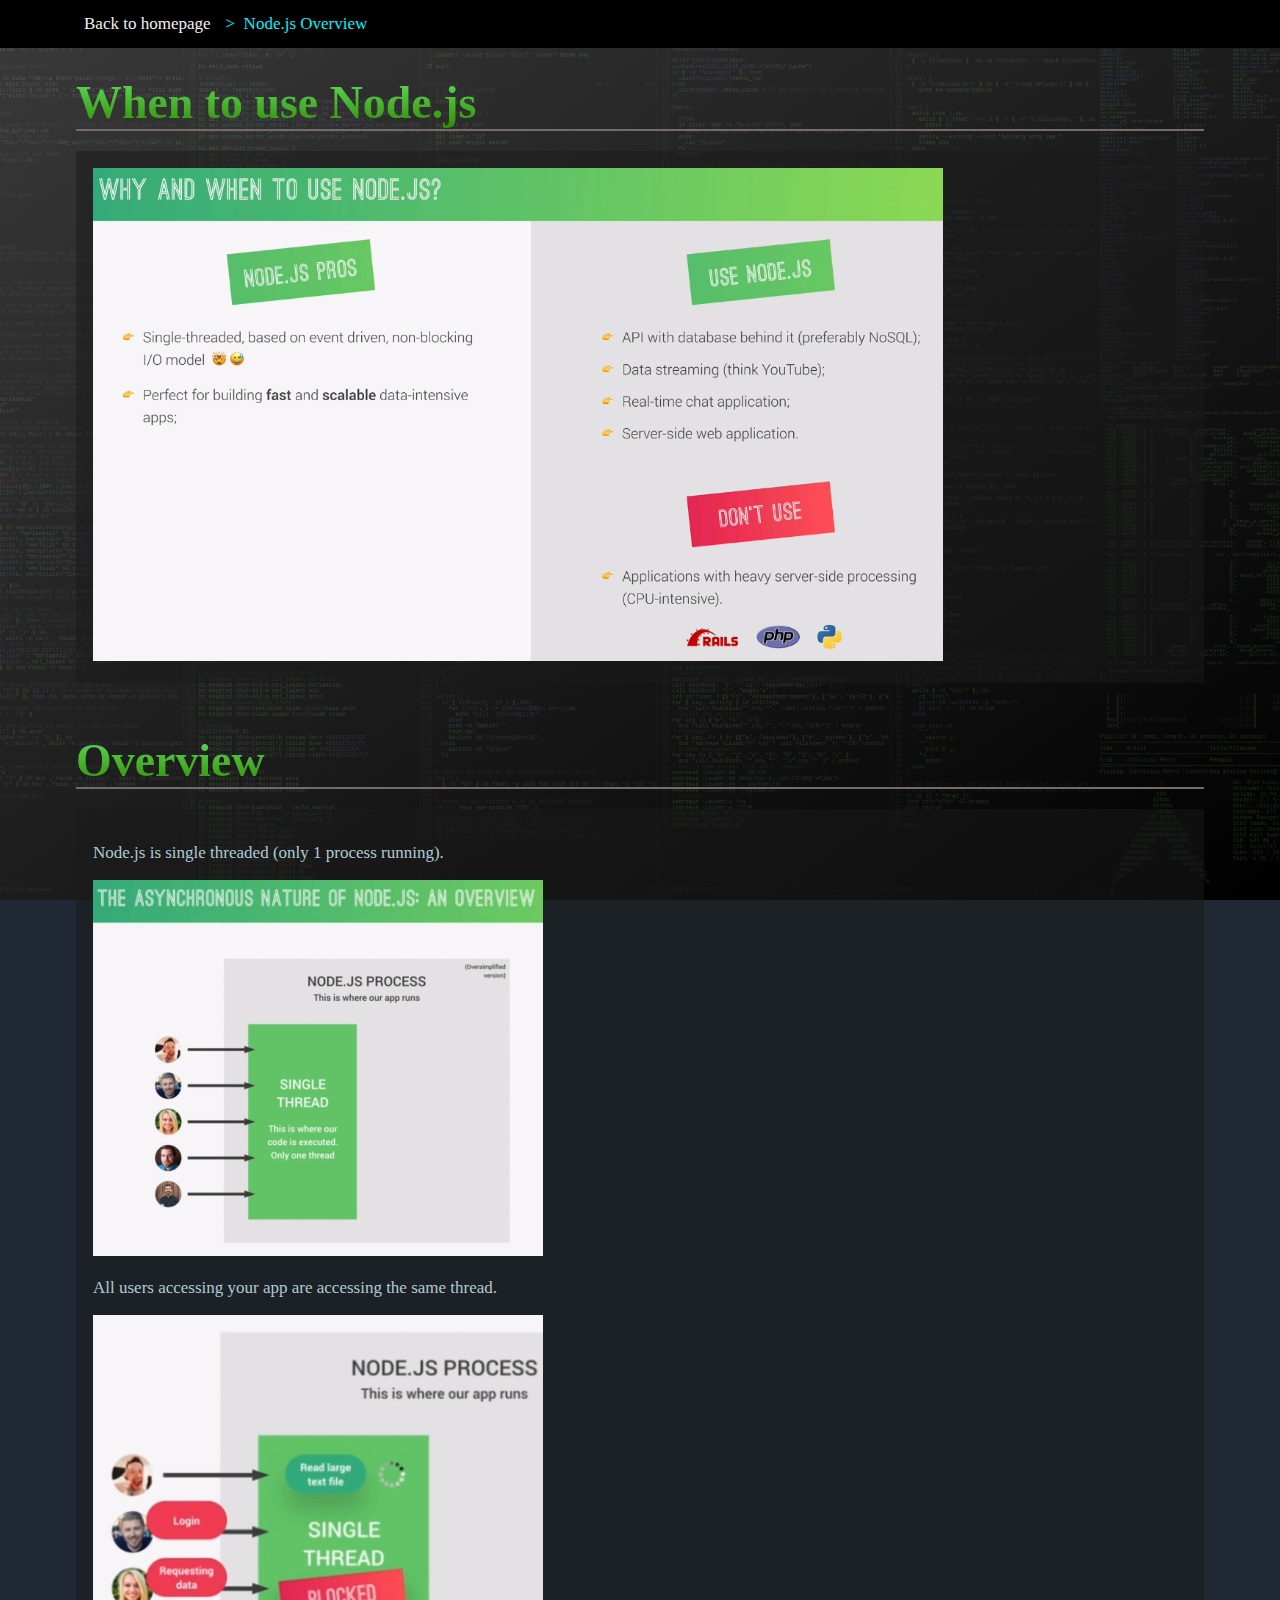
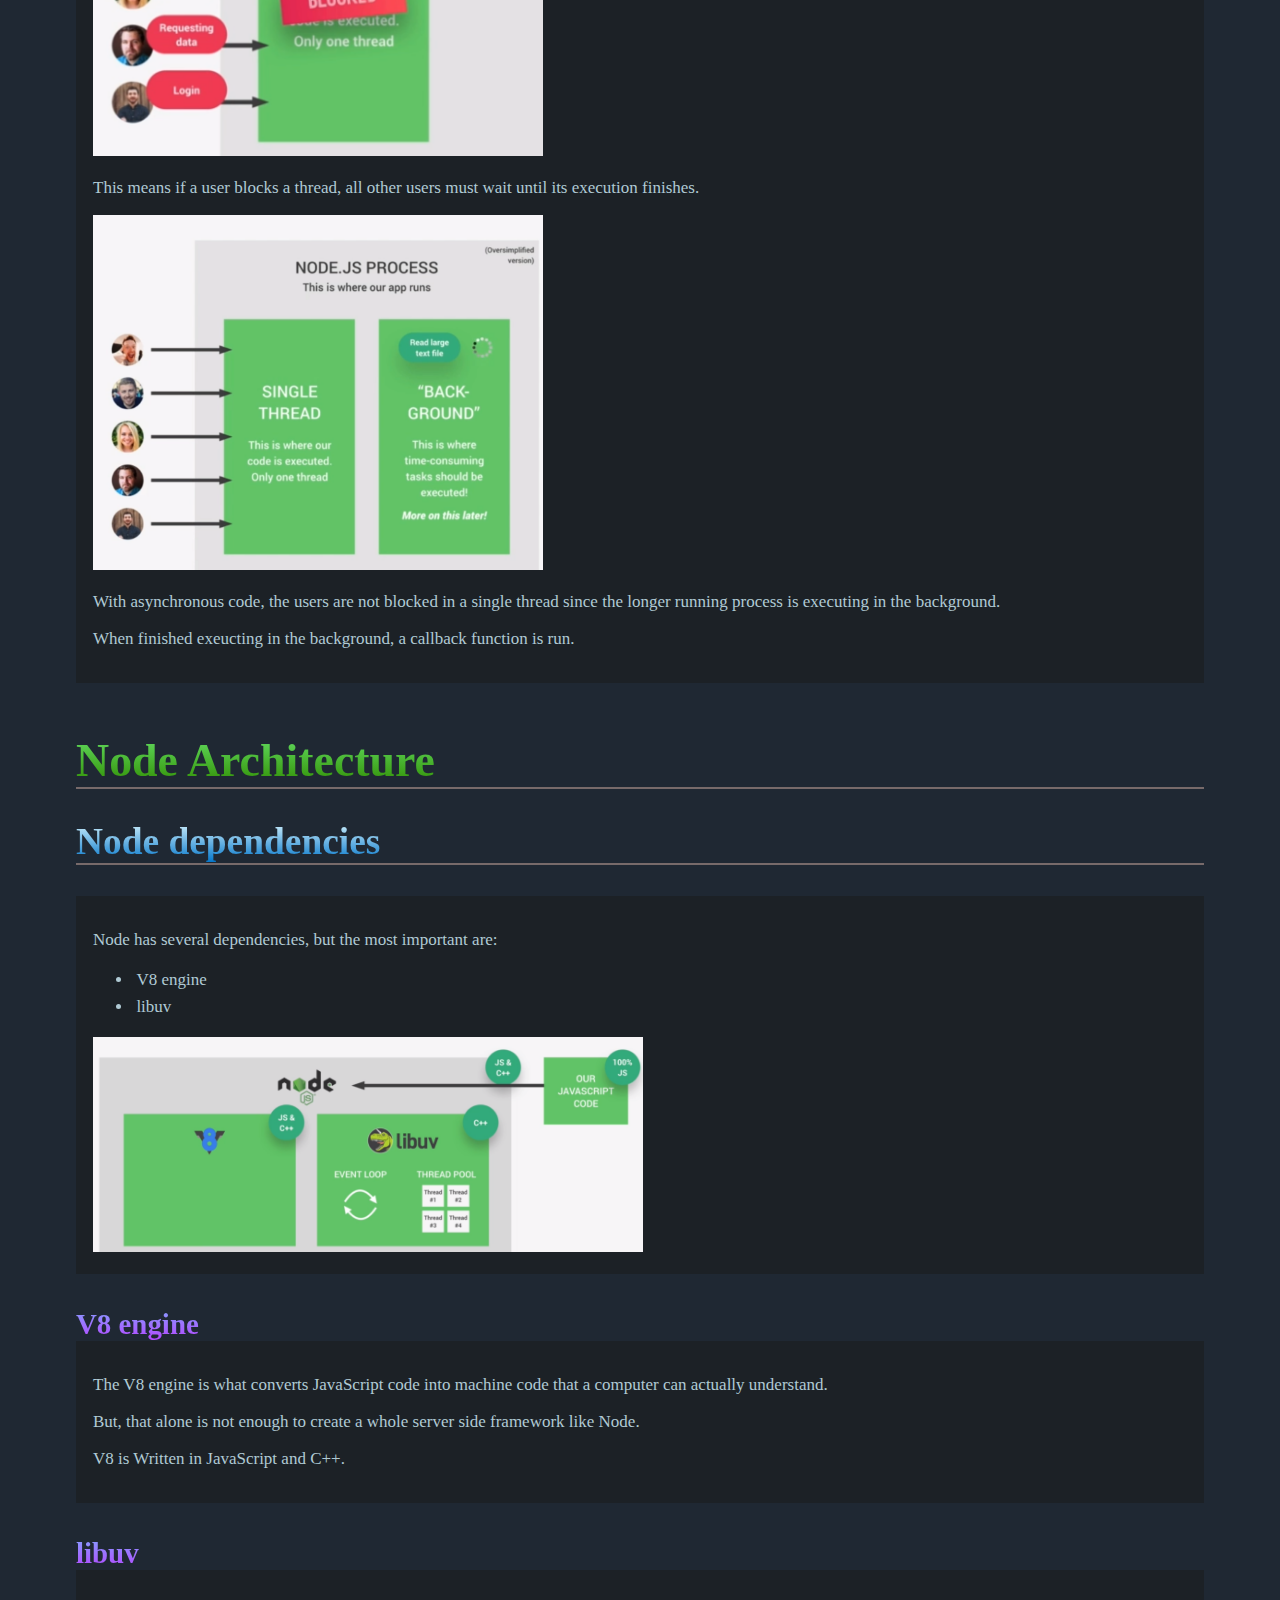
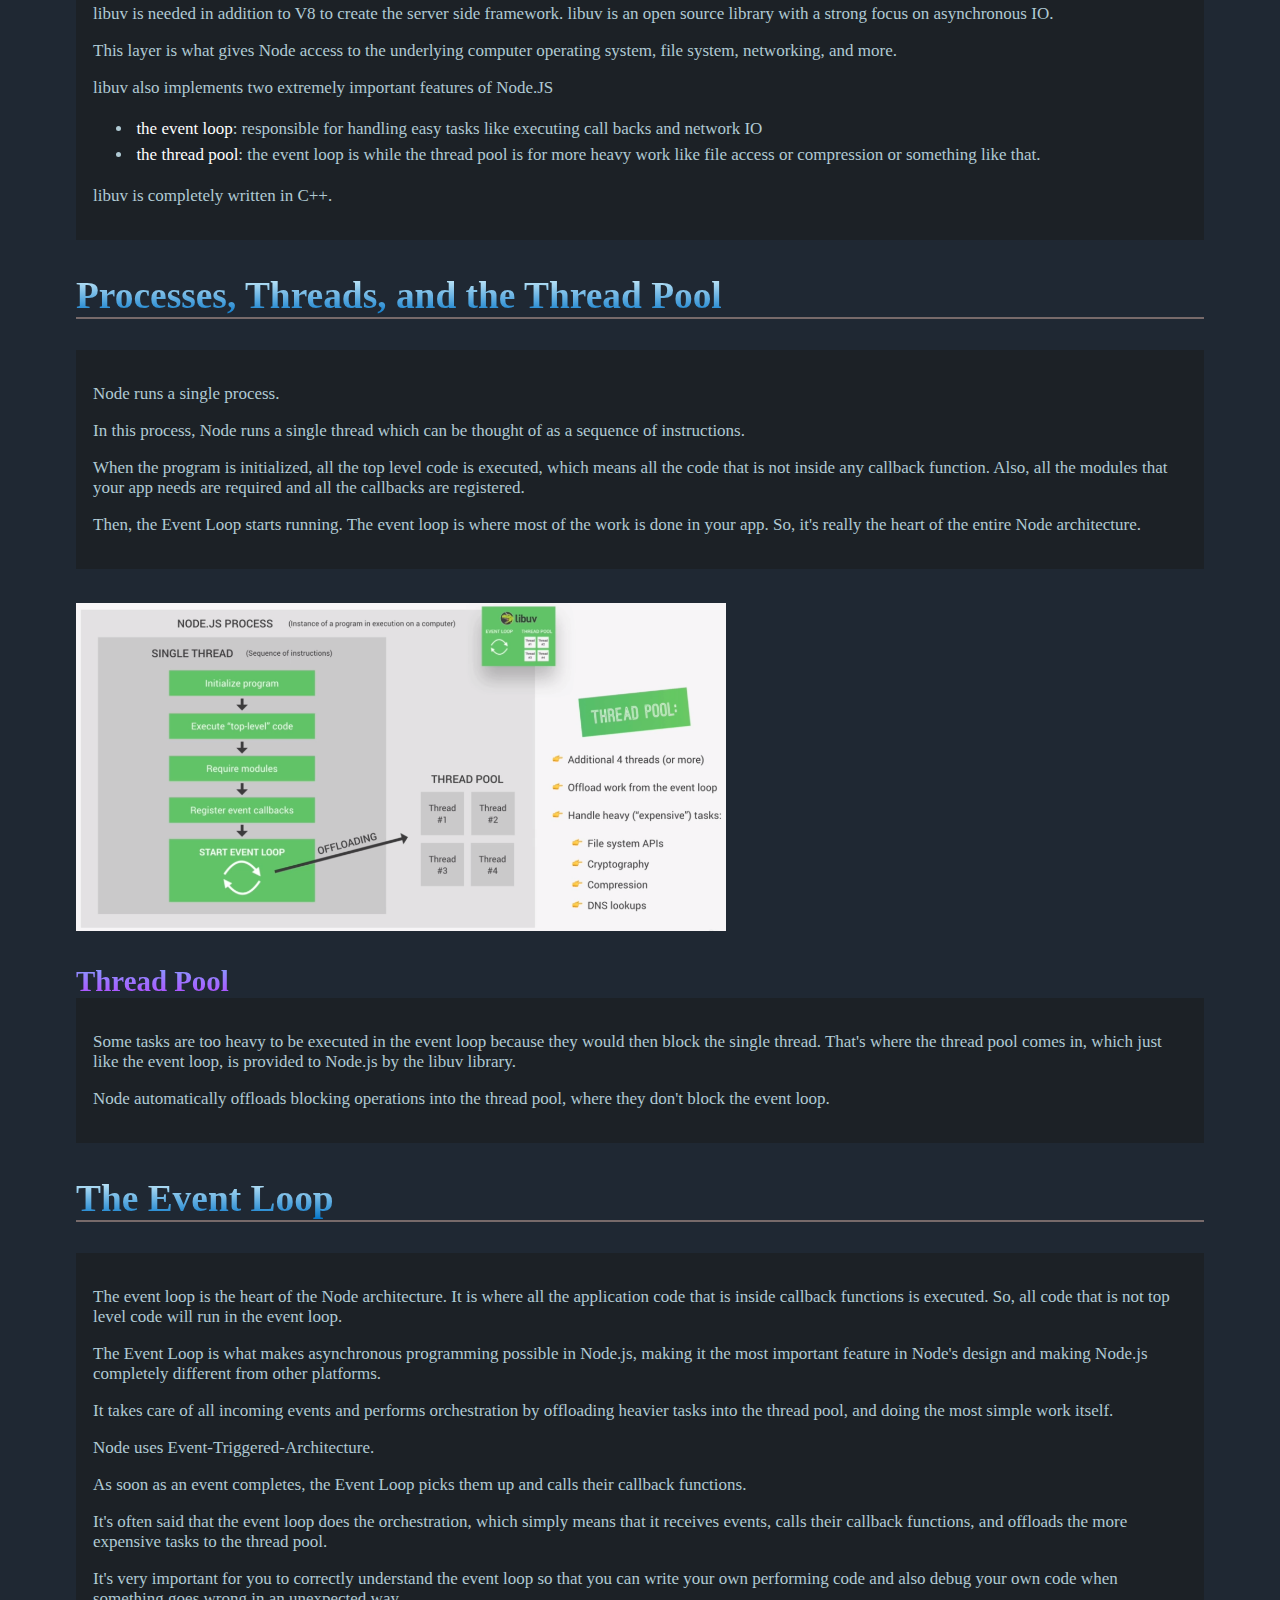
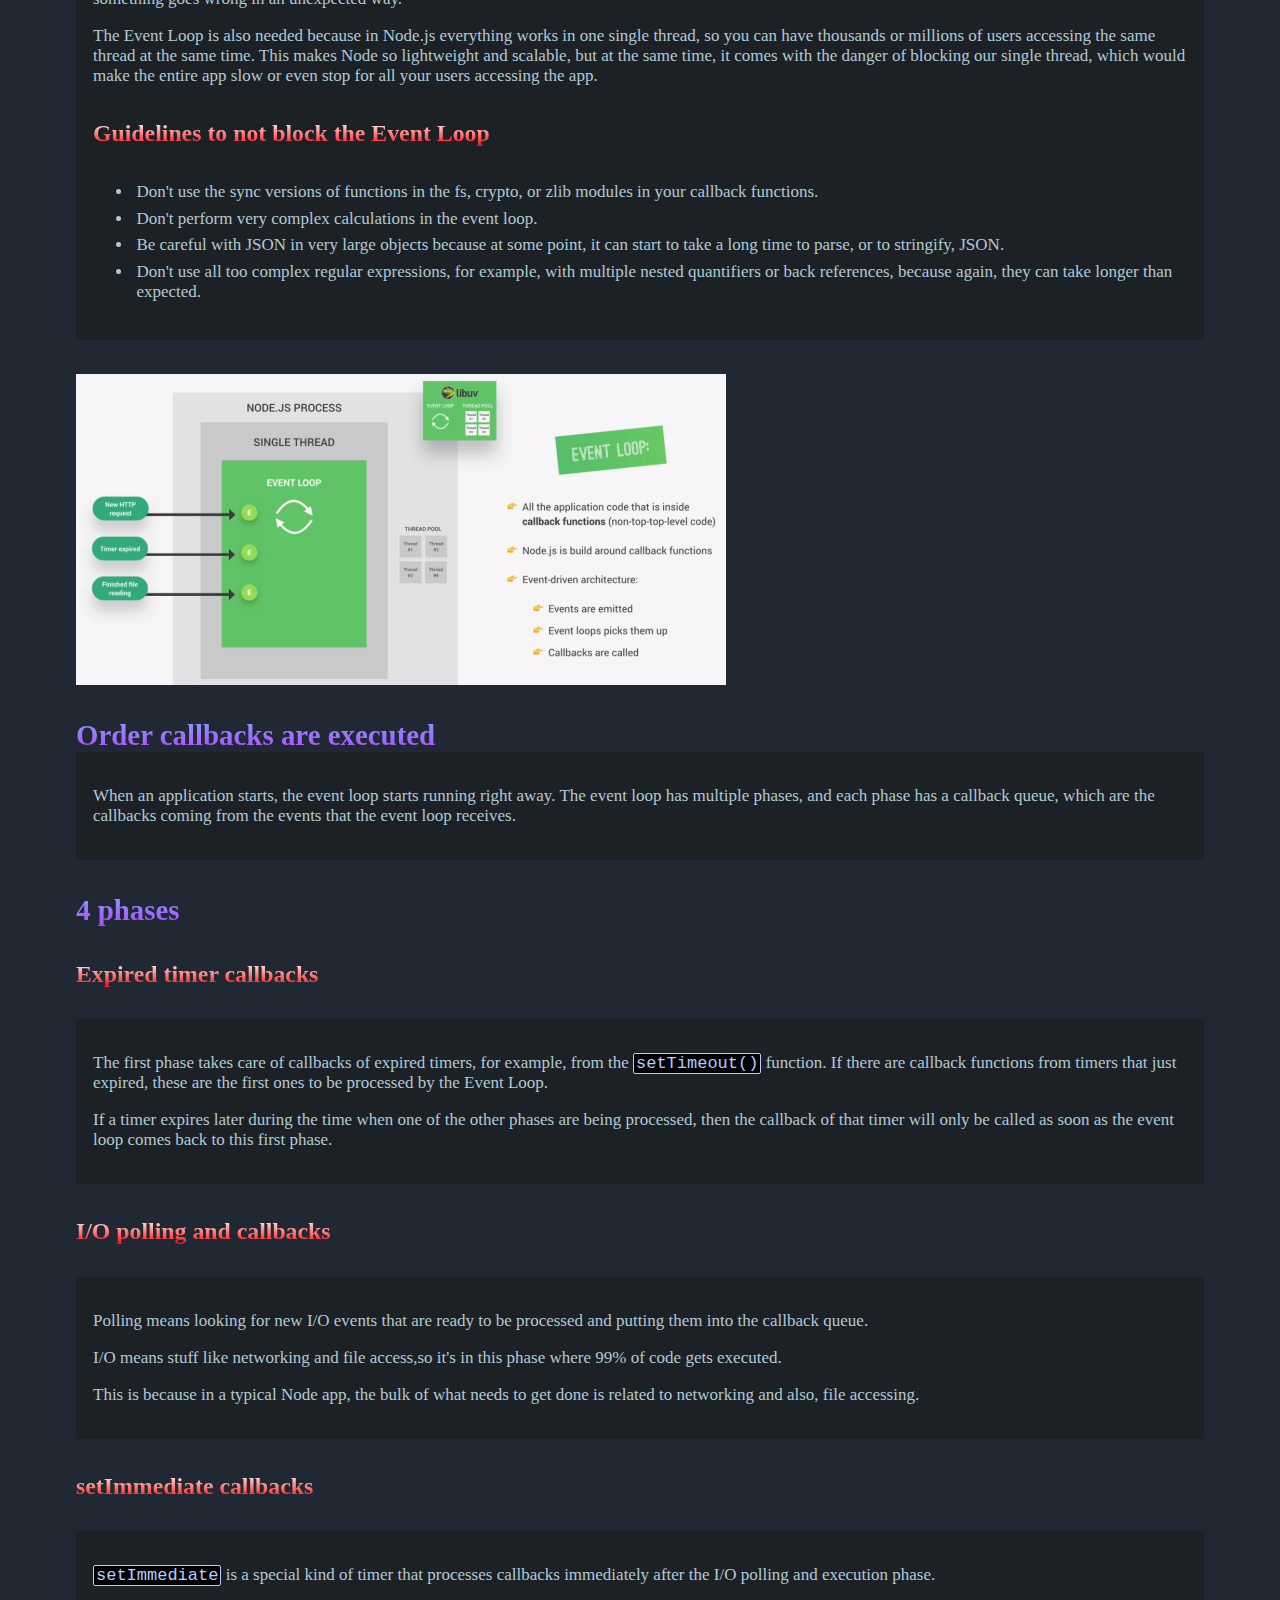
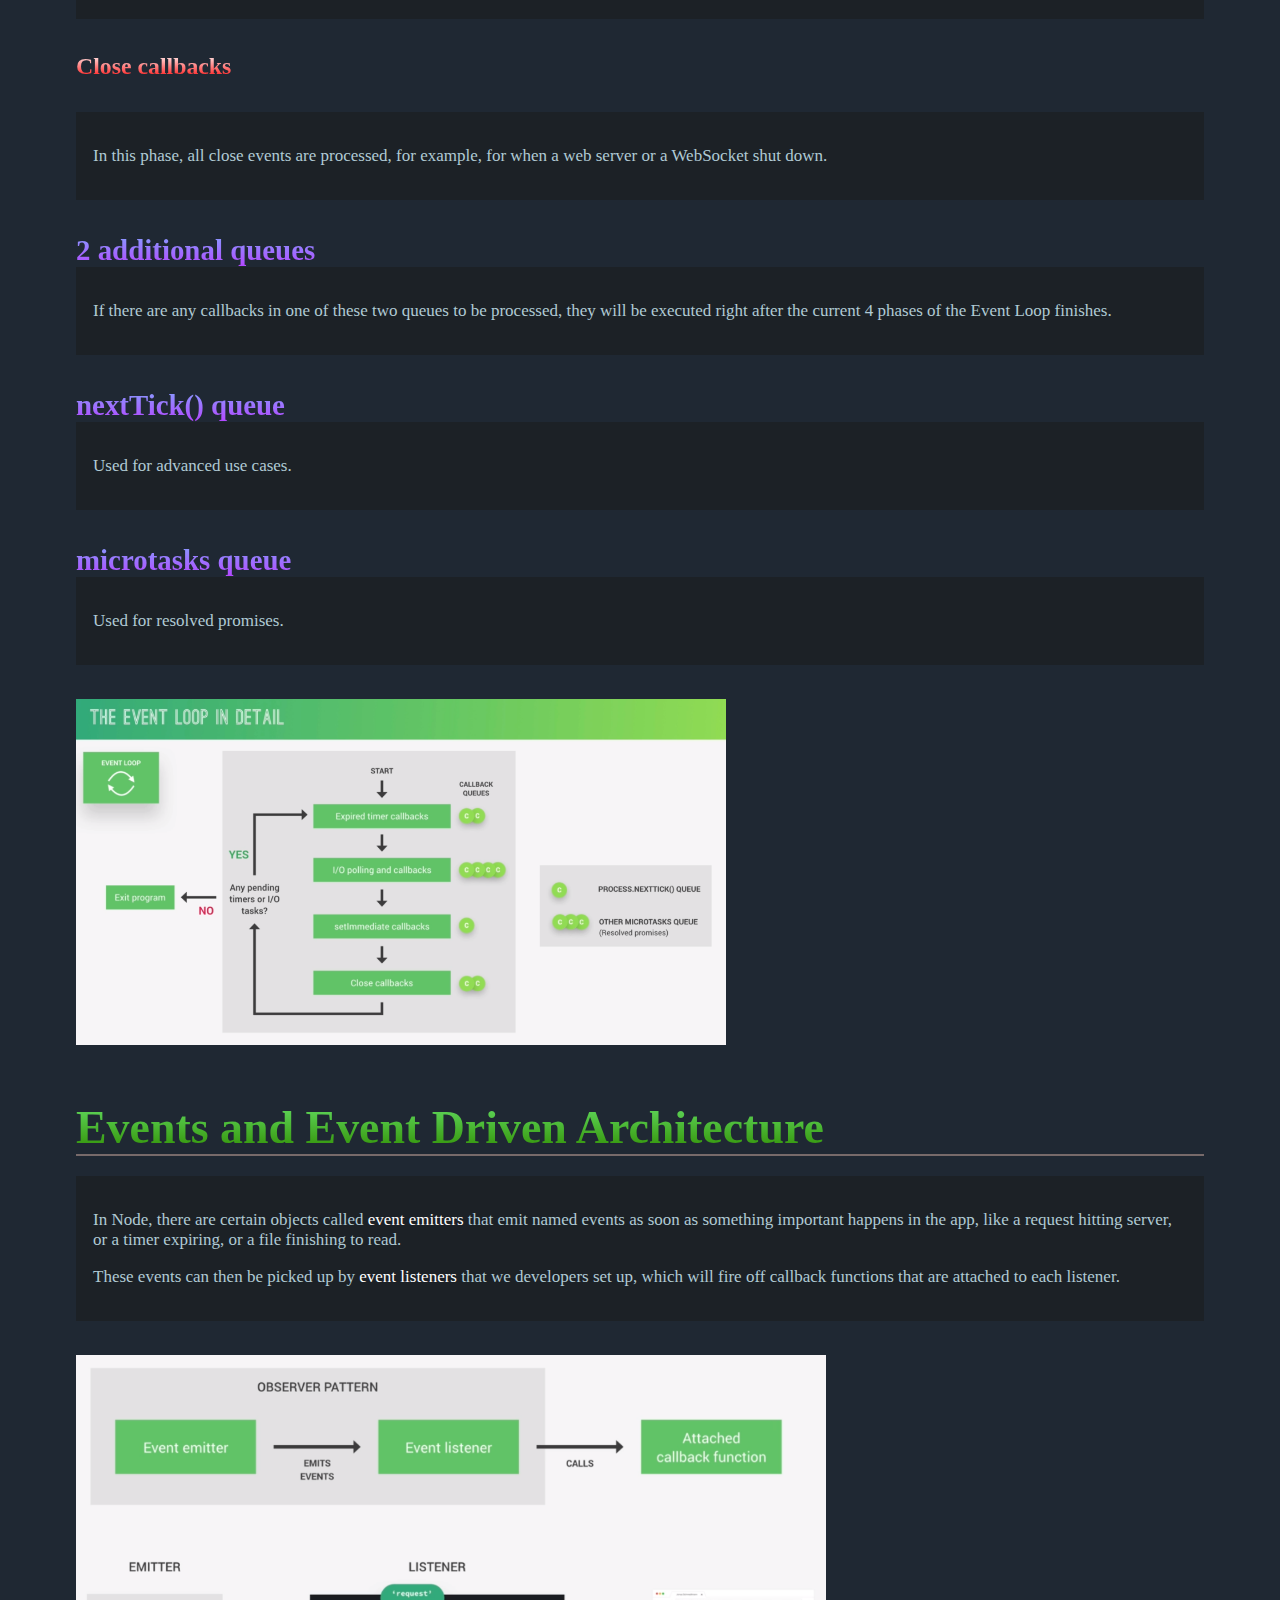
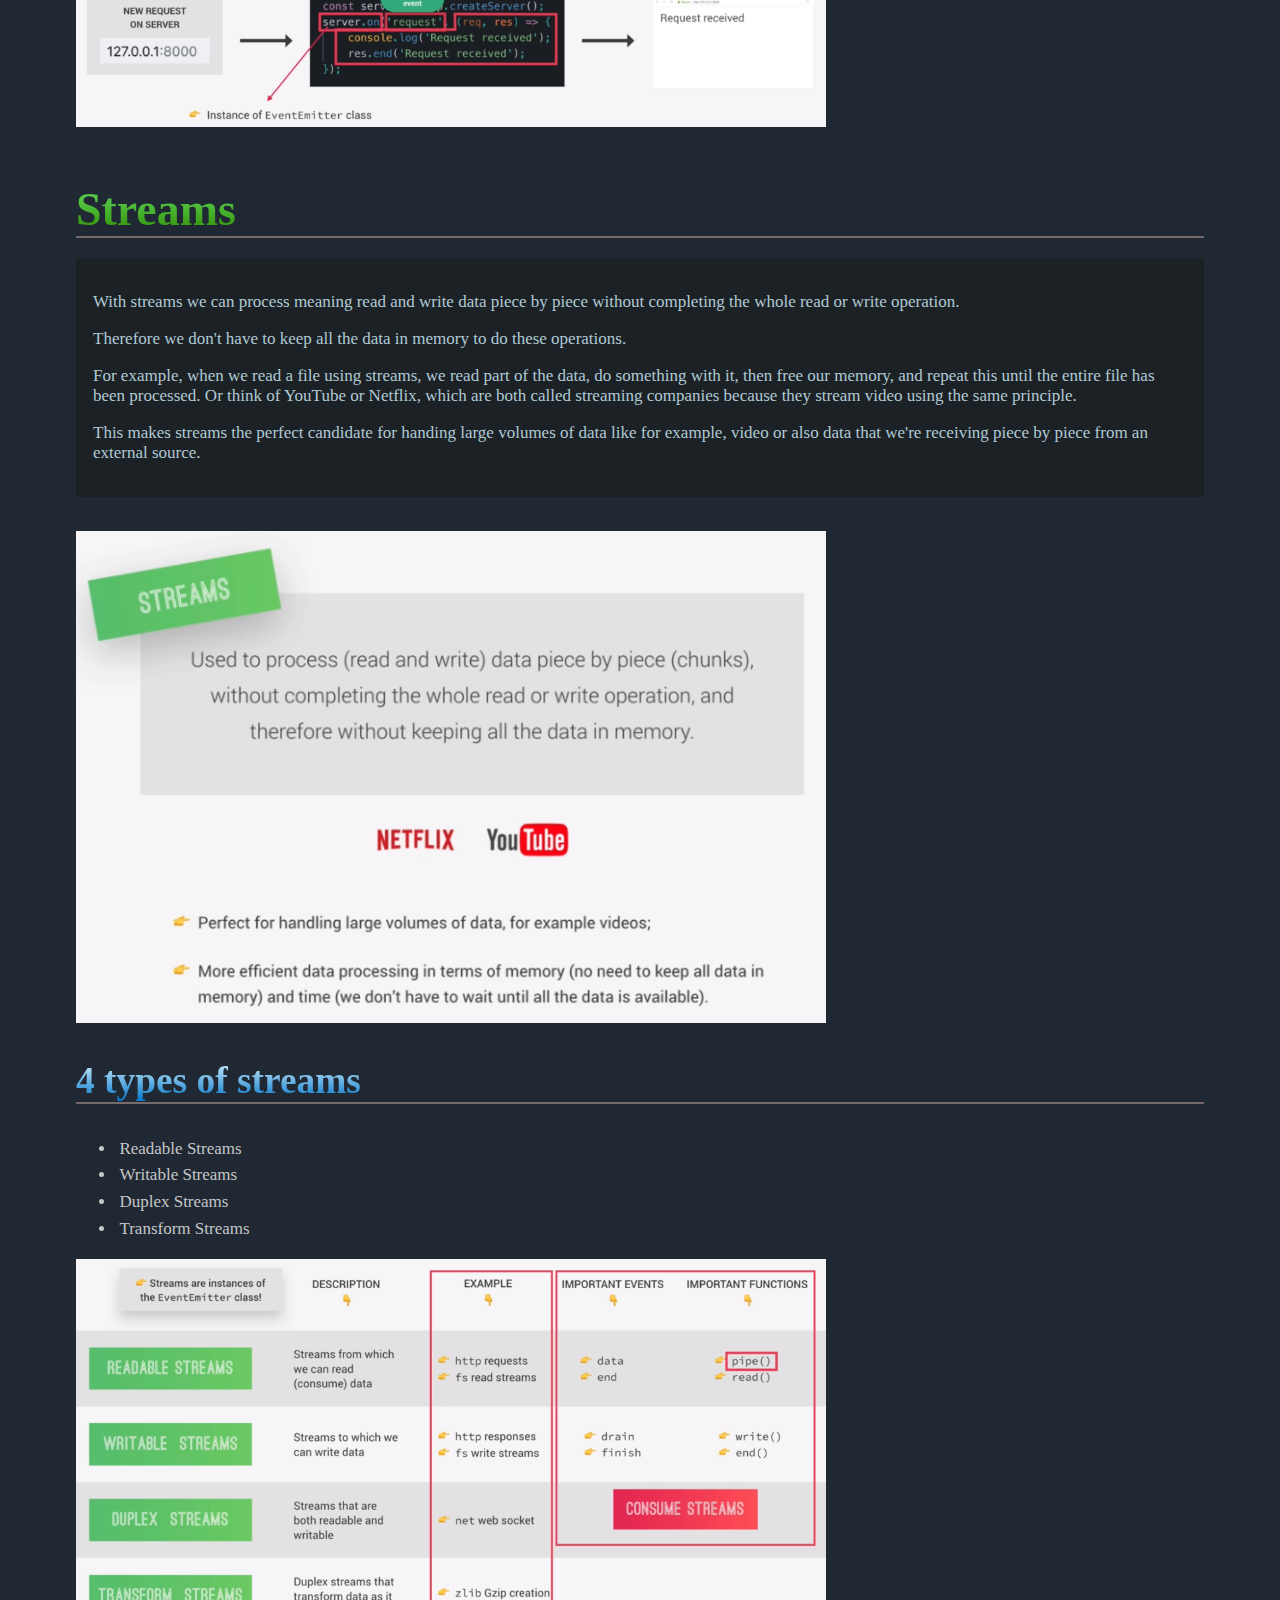
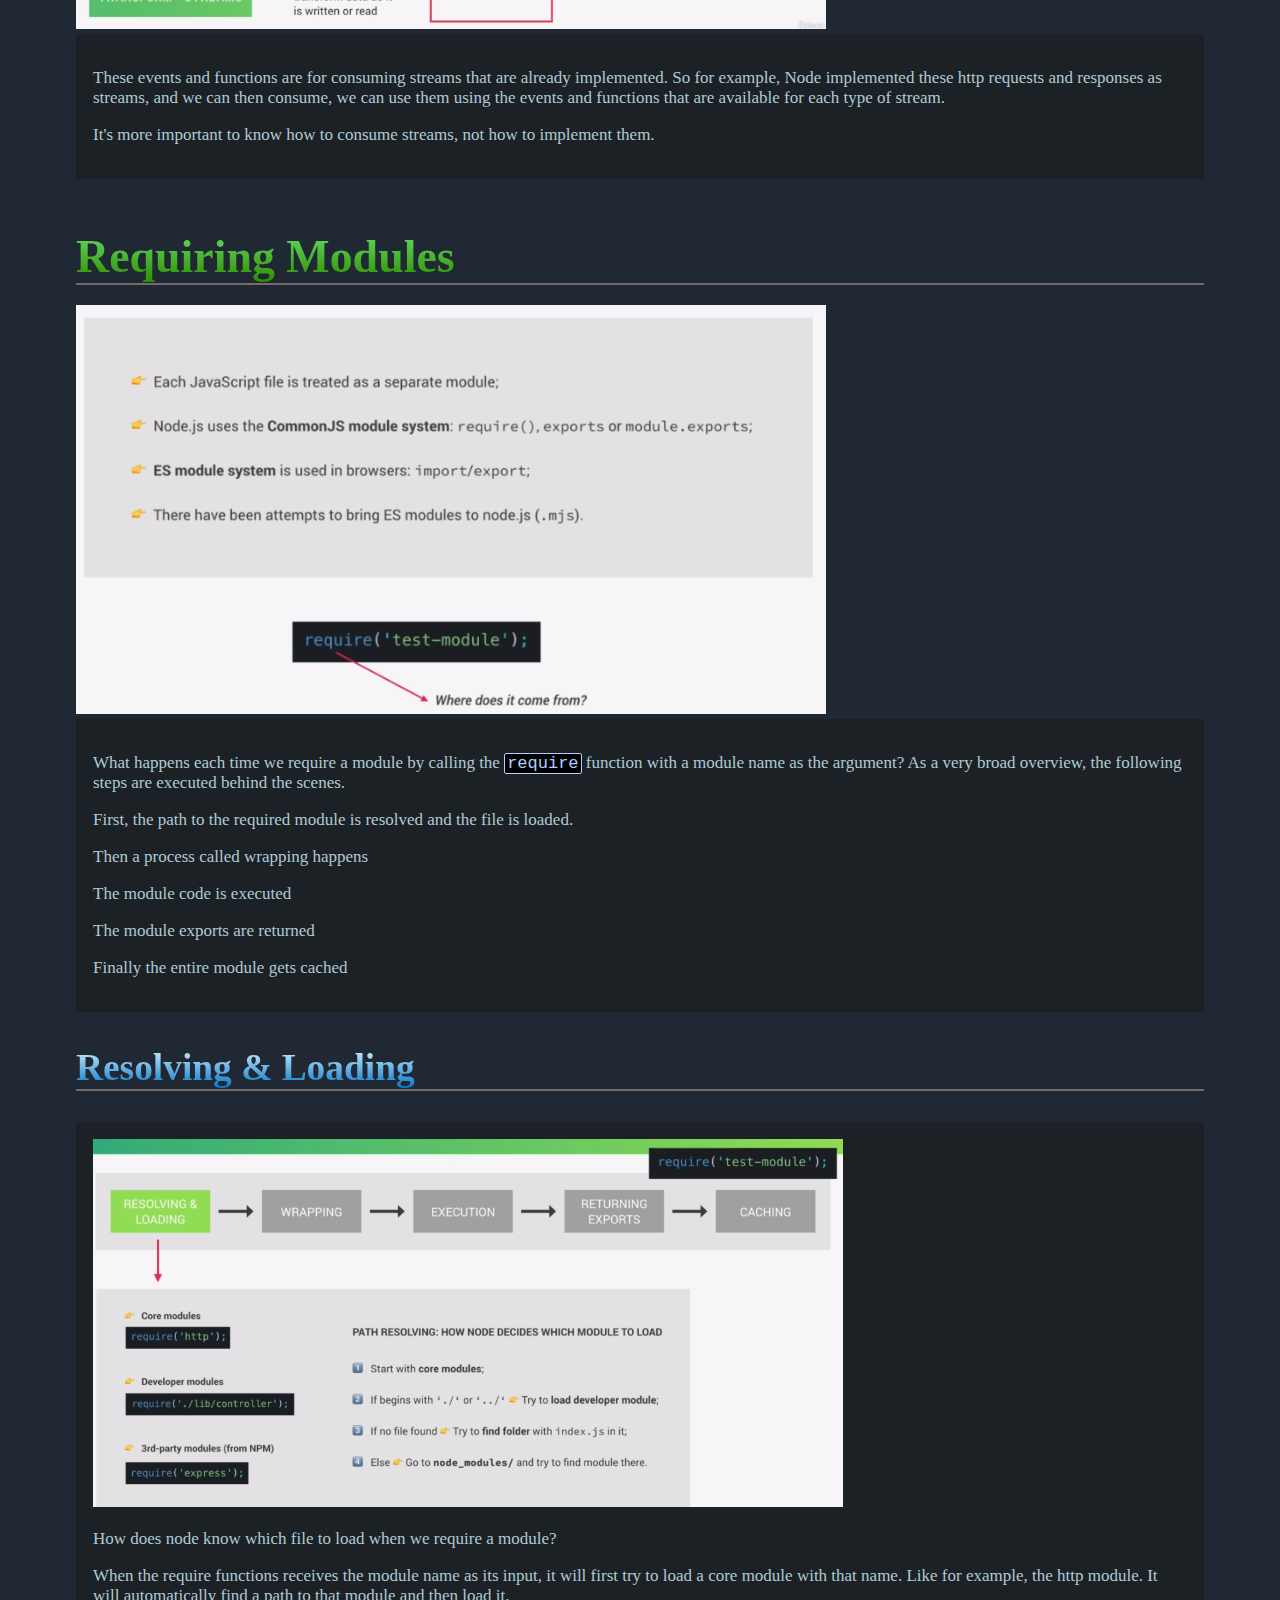
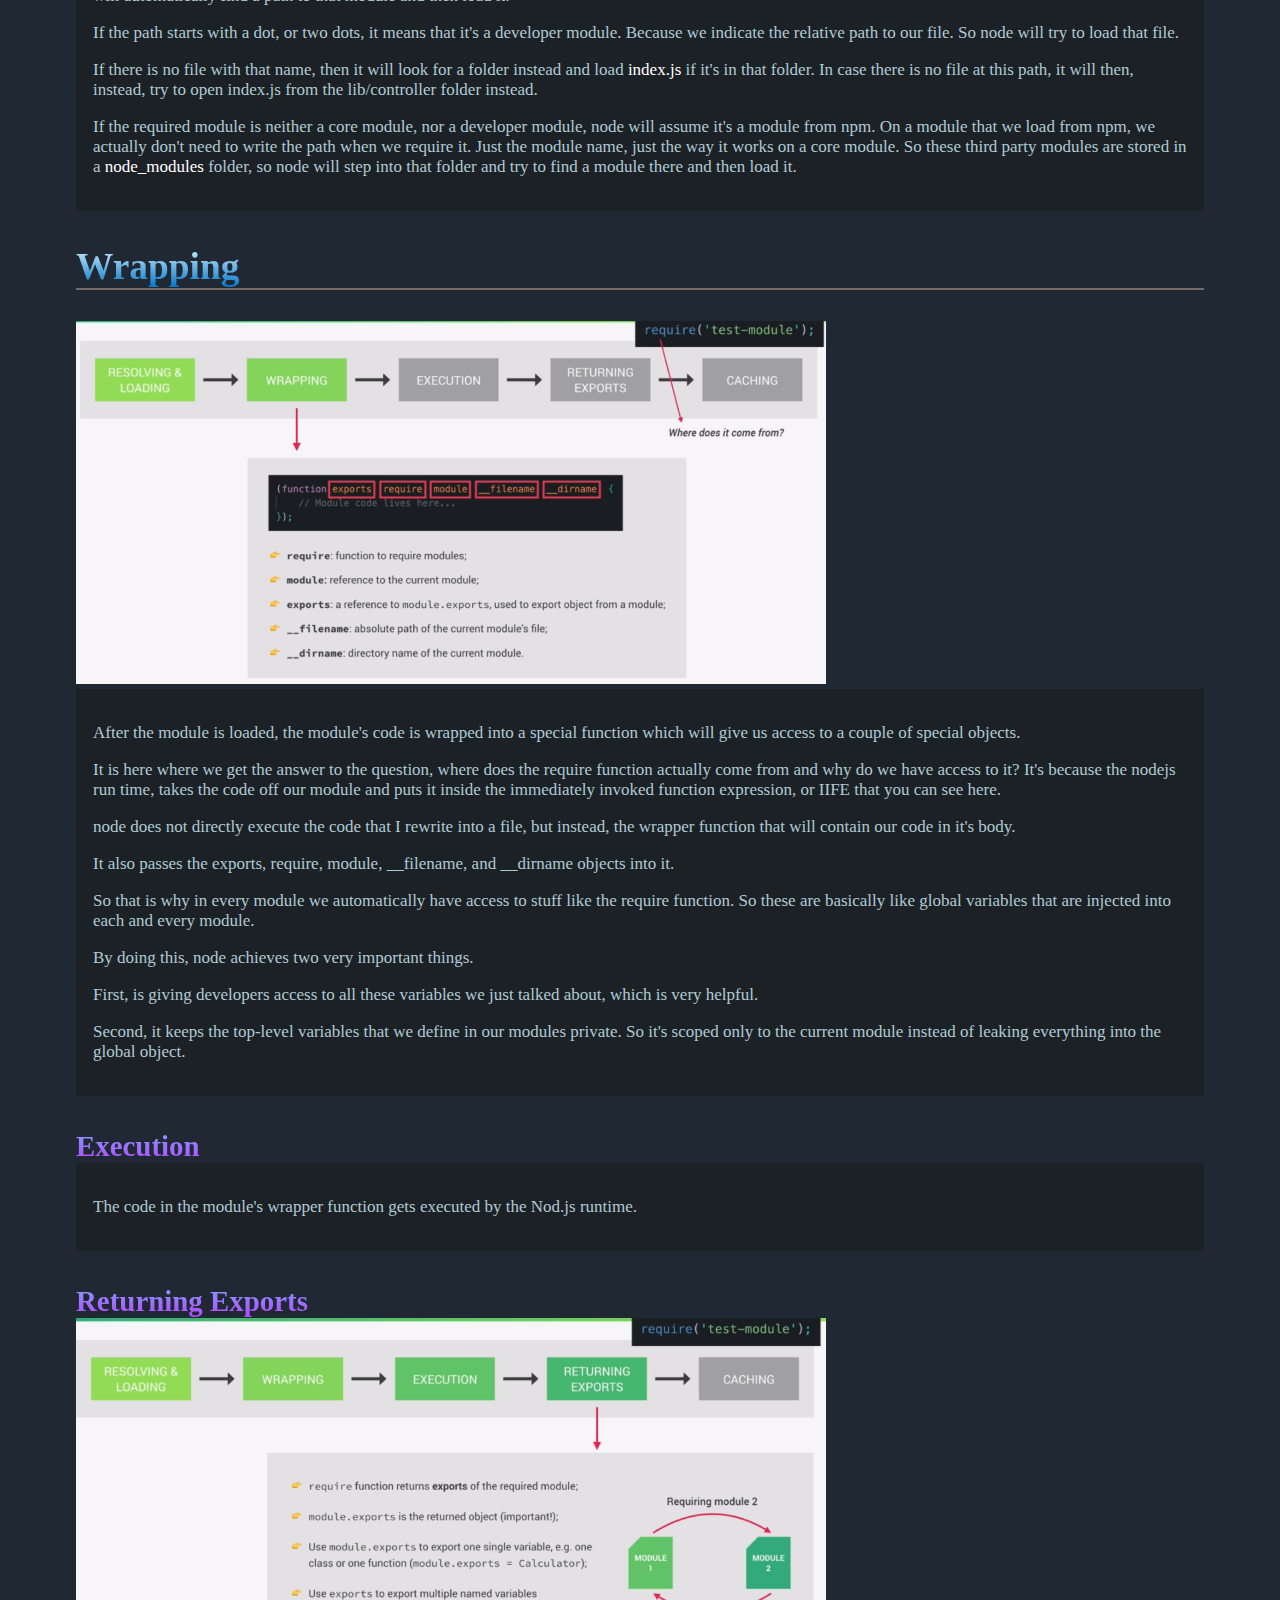
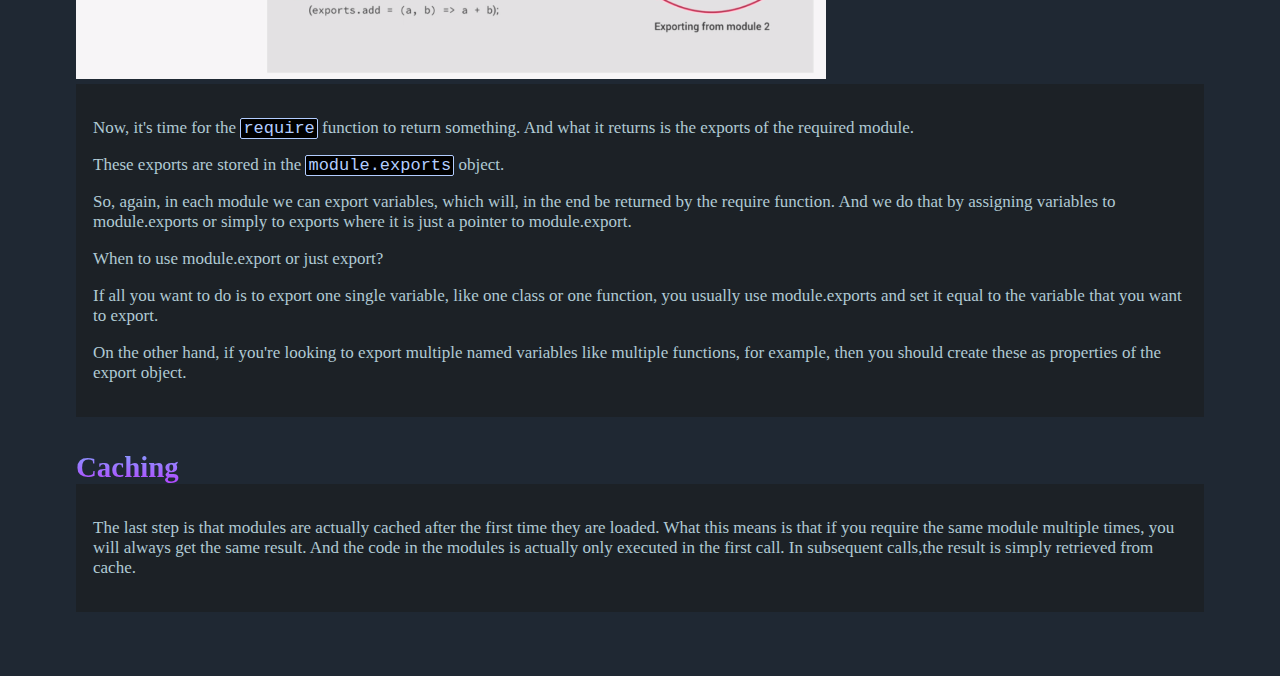
<file: pages/basics/nodejs-overview.html>
<!doctype html>
<html lang="en">

<head>
  <!-- Required meta tags -->
  <meta charset="utf-8">
  <meta name="viewport" content="width=device-width, initial-scale=1, shrink-to-fit=no">
  <link rel="stylesheet" type="text/css" href="../../_css/styles.css">

  <title>Node.js Overview</title>
</head>

<body>


  <nav class="navbar">
    <a href="../../index.html">Back to homepage</a>
    <a class="nav-page nav-active">Node.js Overview</a>
  </nav>


  <h1>When to use Node.js</h1>
  <div class="text-section">
    <img src="../../_img/when-to-use-nodejs.png" width="850px">
  </div>





  <h1>Overview</h1>
  <div class="text-section">
    <p>Node.js is single threaded (only 1 process running).</p>
    <img src="../../_img/synchronous.png" width="450px">
    <p>All users accessing your app are accessing the same thread.</p>

    <img src="../../_img/blocked.png" width="450px">
    <p>This means if a user blocks a thread, all other users must wait until its execution finishes.</p>
    <img src="../../_img/asynchronous.png" width="450px">
    <p>With asynchronous code, the users are not blocked in a single thread since the longer running process is
      executing in the background.</p>
    <p>When finished exeucting in the background, a callback function is run.</p>

  </div>




  <h1>Node Architecture</h1>

  <h2>Node dependencies</h2>

  <div class="text-section">
    <p>Node has several dependencies, but the most important are:</p>
    <ul>
      <li>V8 engine</li>
      <li>libuv</li>
    </ul>
    <img src="../../_img/node-architecture.png" width="550px">
  </div>


  <h3>V8 engine</h3>
  <div class="text-section">
    <p>The V8 engine is what converts JavaScript code into machine code that a computer can actually understand.</p>
    <p>But, that alone is not enough to create a whole server side framework like Node.</p>
    <P>V8 is Written in JavaScript and C++.</p>

  </div>

  <h3>libuv</h3>
  <div class="text-section">
    <p>libuv is needed in addition to V8 to create the server side framework. libuv is an open source library with a
      strong focus on asynchronous IO.</p>
    <p>This layer is what gives Node access to the underlying computer operating system, file
      system, networking, and more.</p>
    <p>libuv also implements two extremely important features of Node.JS</p>

    <ul>
      <li><span class="text-object">the event loop</span>: responsible for handling easy tasks like executing call backs
        and network IO</li>
      <li><span class="text-object">the thread pool</span>: the event loop is while the thread pool is for more heavy
        work like file access or
        compression or something like that.</li>
    </ul>
    <p>libuv is completely written in C++.</P>
  </div>




  <h2>Processes, Threads, and the Thread Pool</h2>

  <div class="text-section">
    <p>Node runs a single process.</p>
    <p>In this process, Node runs a single thread which can be thought of as a sequence of instructions.</p>
    <p>When the program is initialized, all the top level code is executed, which means all the code that is not inside
      any callback function. Also, all the modules that your app needs are required and all the callbacks are
      registered.</p>
    <p>Then, the Event Loop starts running. The event loop is where most of the work is done in your app. So, it's
      really the heart of the entire Node architecture.</p>
  </div>

  <img src="../../_img/node-processes.png" width="650px">

  <h3>Thread Pool</h3>
  <div class="text-section">
    <p>Some tasks are too heavy to be executed in the event loop because they would then block the single thread. That's
      where the thread pool comes in, which just like the event loop, is provided to Node.js by the libuv library.</p>
    <p>Node automatically offloads blocking operations into the thread pool, where they don't block the event loop.</p>
  </div>


  <h2>The Event Loop</h2>
  <div class="text-section">
    <p>The event loop is the heart of the Node architecture. It is where all the application code that is inside
      callback functions is executed. So, all code that is not top level code will run in the event loop.</p>
    <p>The Event Loop is what makes asynchronous programming possible in Node.js, making it the most important feature
      in Node's design and making Node.js completely different from other platforms.</p>

    <p>It takes care of all incoming events and performs orchestration by offloading heavier tasks into the thread pool,
      and doing the most simple work itself.</p>

    <p>Node uses Event-Triggered-Architecture.</p>
    <p>As soon as an event completes, the Event Loop picks them up and calls their callback functions.</p>
    <p>It's often said that the event loop does the orchestration, which simply means that it receives events, calls
      their callback functions, and offloads the more expensive tasks to the thread pool.</p>
    <p>It's very important for you to correctly understand the event loop so that you can write your own performing code
      and also debug your own code when something goes wrong in an unexpected way.</p>



    <p>The Event Loop is also needed because in Node.js everything works in one single thread, so you can have thousands
      or millions
      of users accessing the same thread at the same time. This makes Node so lightweight and scalable, but at the same
      time, it comes with the danger of blocking our single thread, which would make the entire app slow or even stop
      for all your users accessing the app.</p>

    <h4>Guidelines to not block the Event Loop</h4>

    <ul>
      <li>Don't use the sync versions of functions in the fs, crypto, or zlib modules in your callback functions.</li>
      <li>Don't perform very complex calculations in the event loop.</li>
      <li>Be careful with JSON in very large objects because at some point, it can start to take a long time to parse,
        or to stringify, JSON.</li>
      <li>Don't use all too complex regular expressions, for example, with multiple nested quantifiers or back
        references, because again, they can take longer than expected.</li>
    </ul>


  </div>
  <img src="../../_img/event-loop.png" width="650px">

  <h3>Order callbacks are executed</h3>
  <div class="text-section">
    <p>When an application starts, the event loop starts running right away. The event loop has multiple phases, and
      each phase has a callback queue, which are the callbacks coming from the events that the event loop receives.</p>
  </div>

  <h3>4 phases</h3>

  <h4>Expired timer callbacks</h4>
  <div class="text-section">
    <p>The first phase takes care of callbacks of expired timers, for example, from the <span
        class="code">setTimeout()</span> function. If there
      are callback functions from timers that just expired, these are the first ones to be processed by the Event Loop.
    </p>
    <p> If a timer expires later during the time when one of the other phases are being processed, then the callback of
      that timer will only be called as soon as the event loop comes back to this first phase.</p>
  </div>

  <h4>I/O polling and callbacks</h4>
  <div class="text-section">
    <p>Polling means looking for new I/O events that are ready to be processed and putting them into the callback queue.
    </p>
    <p>I/O means stuff like networking and file access,so it's in this phase where 99% of code gets executed.</p>
    <p>This is because in a typical Node app, the bulk of what needs to get done is related to networking and also, file
      accessing.</p>
  </div>

  <h4>setImmediate callbacks</h4>
  <div class="text-section">
    <p><span class="code">setImmediate</span> is a special kind of timer that processes callbacks immediately after the
      I/O polling and execution phase.</p>
  </div>

  <h4>Close callbacks</h4>
  <div class="text-section">
    <p>In this phase, all close events are processed, for example, for when a web server or a WebSocket shut down.
    </p>
  </div>


  <h3>2 additional queues</h3>
  <div class="text-section">
    <p>If there are any callbacks in one of these two queues to be processed, they will be executed right after the
      current 4 phases of the Event Loop finishes.</p>
  </div>

  <h3>nextTick() queue</h3>
  <div class="text-section">
    <p>Used for advanced use cases.</p>
  </div>

  <h3>microtasks queue</h3>
  <div class="text-section">
    <p>Used for resolved promises.</p>
  </div>
  <img src="../../_img/event-loop-detail.png" width="650px">





  <h1>Events and Event Driven Architecture</h1>

  <div class="text-section">
    <p>In Node, there are certain objects called <span class="text-object">event emitters</span> that emit named events
      as soon as something important happens in the app, like a request hitting server, or a timer expiring, or a file
      finishing to read.</p>
    <p>These events can then be picked up by <span class="text-object">event listeners</span> that we developers set up,
      which will fire off callback functions that are attached to each listener.
  </div>
  <img src="../../_img/events.png" width="750px">


  <h1>Streams</h1>

  <div class="text-section">
    <p>With streams we can process meaning read and write data piece by piece without completing the whole read or write
      operation.</p>
    <p>Therefore we don't have to keep all the data in memory to do these operations.</p>
    <p> For example, when we read a file using streams, we read part of the data, do something with it, then free our
      memory, and repeat this until the entire file has been processed. Or think of YouTube or Netflix, which are both
      called streaming companies because they stream video using the same principle.</p>
    <p>This makes streams the perfect candidate for handing large volumes of data like for example, video or also data
      that we're receiving piece by piece from an external source.</p>
  </div>
  <img src="../../_img/streams.png" width="750px">

  <h2>4 types of streams</h2>
  <ul>
    <li>Readable Streams</li>
    <li>Writable Streams</li>
    <li>Duplex Streams</li>
    <li>Transform Streams</li>
  </ul>

  <img src="../../_img/streams-4-types.png" width="750px">

  <div class="text-section">
    <p>These events and functions are for consuming streams that are already implemented. So for example, Node
      implemented these http requests and responses as streams, and we can then consume, we can use them using the
      events and functions that are available for each type of stream.</p>
    <p>It's more important to know how to consume streams, not how to implement them.</p>
  </div>




  <h1>Requiring Modules</h1>

  <img src="../../_img/require-function.png" width="750px">
  <div class="text-section">
    <p>What happens each time we require a module by calling the <span class="code">require</span> function with a
      module name as the argument? As a very broad overview, the following steps are executed behind the scenes.</p>
    <p>First, the path to the required module is resolved and the file is loaded.</p>
    <p> Then a process called wrapping happens</p>
    <p>The module code is executed</p>
    <p>The module exports are returned</p>
    <p>Finally the entire module gets cached</p>
  </div>

  <h2>Resolving & Loading</h2>
  <div class="text-section">
    <img src="../../_img/resolving.png" width="750px">
    <p>How does node know which file to load when we require a module?</p>
    <p>When the require functions receives the module name as its input, it will first try to load a core module with
      that name. Like for example, the http module. It will automatically find a path to that module and then load it.
    </p>
    <p>If the path starts with a dot, or two dots, it means that it's a developer module. Because we indicate the
      relative path to our file. So node will try to load that file.</p>
    <p>If there is no file with that name, then it will look for a folder instead and load <span
        class="text-object">index.js</span> if it's in that folder. In case there is no file at this path, it will then,
      instead, try to open index.js from the lib/controller folder instead.</p>
    <p>If the required module is neither a core module, nor a developer module, node will assume it's a module from npm.
      On a module that we load from npm, we actually don't need to write the path when we require it. Just the module
      name, just the way it works on a core module. So these third party modules are stored in a <span
        class="text-object">node_modules</span> folder, so node will step into that folder and try to find a module
      there and then load it.</p>
  </div>


  <h2>Wrapping</h2>
  <img src="../../_img/wrapping.png" width="750px">

  <div class="text-section">
    <p>After the module is loaded, the module's code is wrapped into a special function which will give us access to a
      couple of special objects.</p>
    <p>It is here where we get the answer to the question, where does the require function actually come from and why do
      we have access to it? It's because the nodejs run time, takes the code off our module and puts it inside the
      immediately invoked function expression, or IIFE that you can see here.</p>
    <p>node does not directly execute the code that I rewrite into a file, but instead, the wrapper function that will
      contain our code in it's body.</p>
    <p> It also passes the exports, require, module, __filename, and __dirname objects into it.</p>
    <p>So that is why in every module we automatically have access to stuff like the require function.
      So these are basically like global variables that are injected into each and every module.</p>
    <p>By doing this, node achieves two very important things.</p>
    <p> First, is giving developers access to all these variables we just talked about, which is very helpful.</p>
    <p> Second, it keeps the top-level variables that we define in our modules private. So it's scoped only to the
      current module instead of leaking everything into the global object.</p>
  </div>


  <h3>Execution</h3>
  <div class="text-section">
    <p>The code in the module's wrapper function gets executed by the Nod.js runtime.</p>
  </div>


  <h3>Returning Exports</h3>
  <img src="../../_img/returning-exports.png" width="750px">
  <div class="text-section">
    <p>Now, it's time for the <span class="code">require</span> function to return something. And what it returns is the
      exports of the required module.</p>
    <p> These exports are stored in the <span class="code">module.exports</span> object.</p>
    <p>So, again, in each module we can export variables, which will, in the end be returned by the require function.
      And we do that by assigning variables to module.exports or simply to exports where it is just a pointer to
      module.export.</p>
    <p>When to use module.export or just export?</p>
    <p>If all you want to do is to export one single variable, like one class or one function, you usually use
      module.exports and set it equal to the variable that you want to export.</p>
    <p>On the other hand, if you're looking to export multiple named variables like multiple functions, for example,
      then you should create these as properties of the export object.</p>
  </div>

  <h3>Caching</h3>
  <div class="text-section">
    <p>The last step is that modules are actually cached after the first time they are loaded. What this means is that
      if you require the same module multiple times, you will always get the same result. And the code in the modules is
      actually only executed in the first call. In subsequent calls,the result is simply retrieved from cache.</p>
  </div>











</body>

</html>
</file>
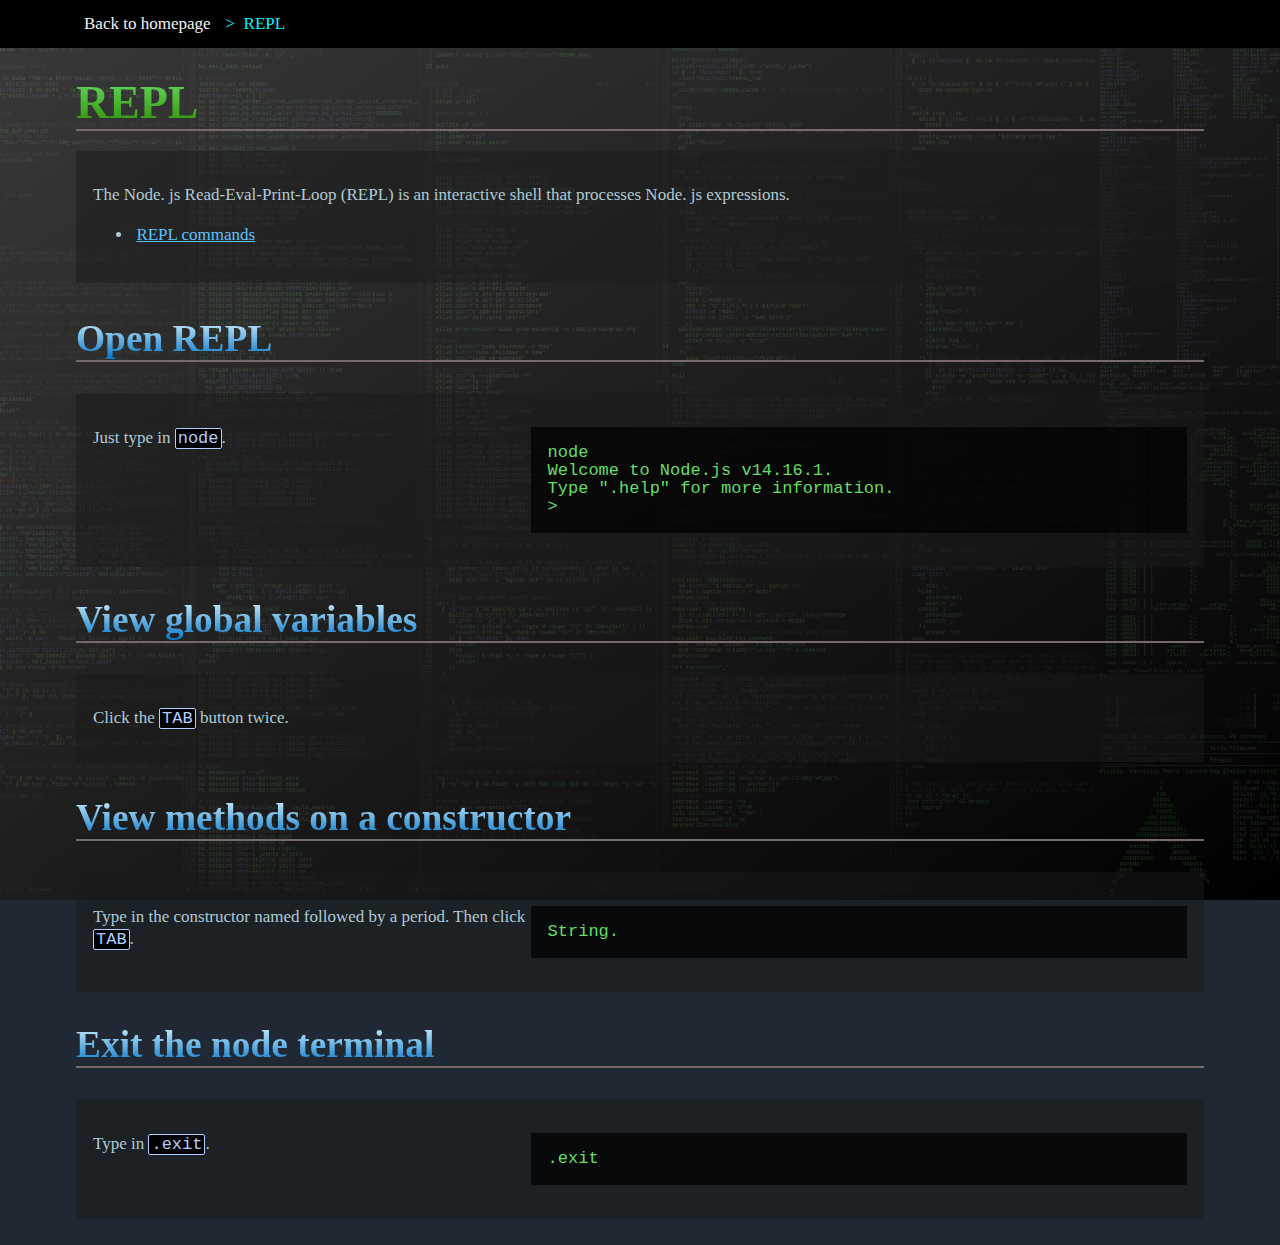
<file: pages/basics/repl.html>
<!doctype html>
<html lang="en">

<head>
    <!-- Required meta tags -->
    <meta charset="utf-8">
    <meta name="viewport" content="width=device-width, initial-scale=1, shrink-to-fit=no">
    <link rel="stylesheet" type="text/css" href="../../_css/styles.css">

    <title>REPL</title>
</head>

<body>


<nav class="navbar">
    <a href="../../index.html">Back to homepage</a>
    <a class="nav-page nav-active">REPL</a>
</nav>


<h1>REPL</h1>
<div class="text-section">
 
    <p>The Node. js Read-Eval-Print-Loop (REPL) is an interactive shell that processes Node. js expressions.</p>
    <ul><li><a href="https://nodejs.dev/learn/how-to-use-the-nodejs-repl" target="_blank">REPL commands</a></li></ul>
</div>


<h2>Open REPL</h2>
<section class="code-section-container">
    <div class="code-text-section">
        <p>Just type in <span class="code">node</span>.</p>
    </div>

<div class="code-block-section-w60">
<pre class="example"><span class="code-nodejs">node
Welcome to Node.js v14.16.1.      
Type ".help" for more information.
&gt;</span></pre>
</div>
</section>



<h2>View global variables</h2>
    <div class="text-section">
        <p>Click the <span class="code">TAB</span> button twice.</p>
    </div>


    <h2>View methods on a constructor</h2>
<section class="code-section-container">
    <div class="code-text-section">
        <p>Type in the constructor named followed by a period. Then click <span class="code">TAB</span>.</p>
    </div>

<div class="code-block-section-w60">
<pre class="example"><span class="code-nodejs">String.</span></pre>
</div>
</section>

<h2>Exit the node terminal</h2>
<section class="code-section-container">
    <div class="code-text-section">
        <p>Type in <span class="code">.exit</span>.</p>
    </div>

<div class="code-block-section-w60">
<pre class="example"><span class="code-nodejs">.exit</span></pre>
</div>
</section>











</body>
</html>
</file>
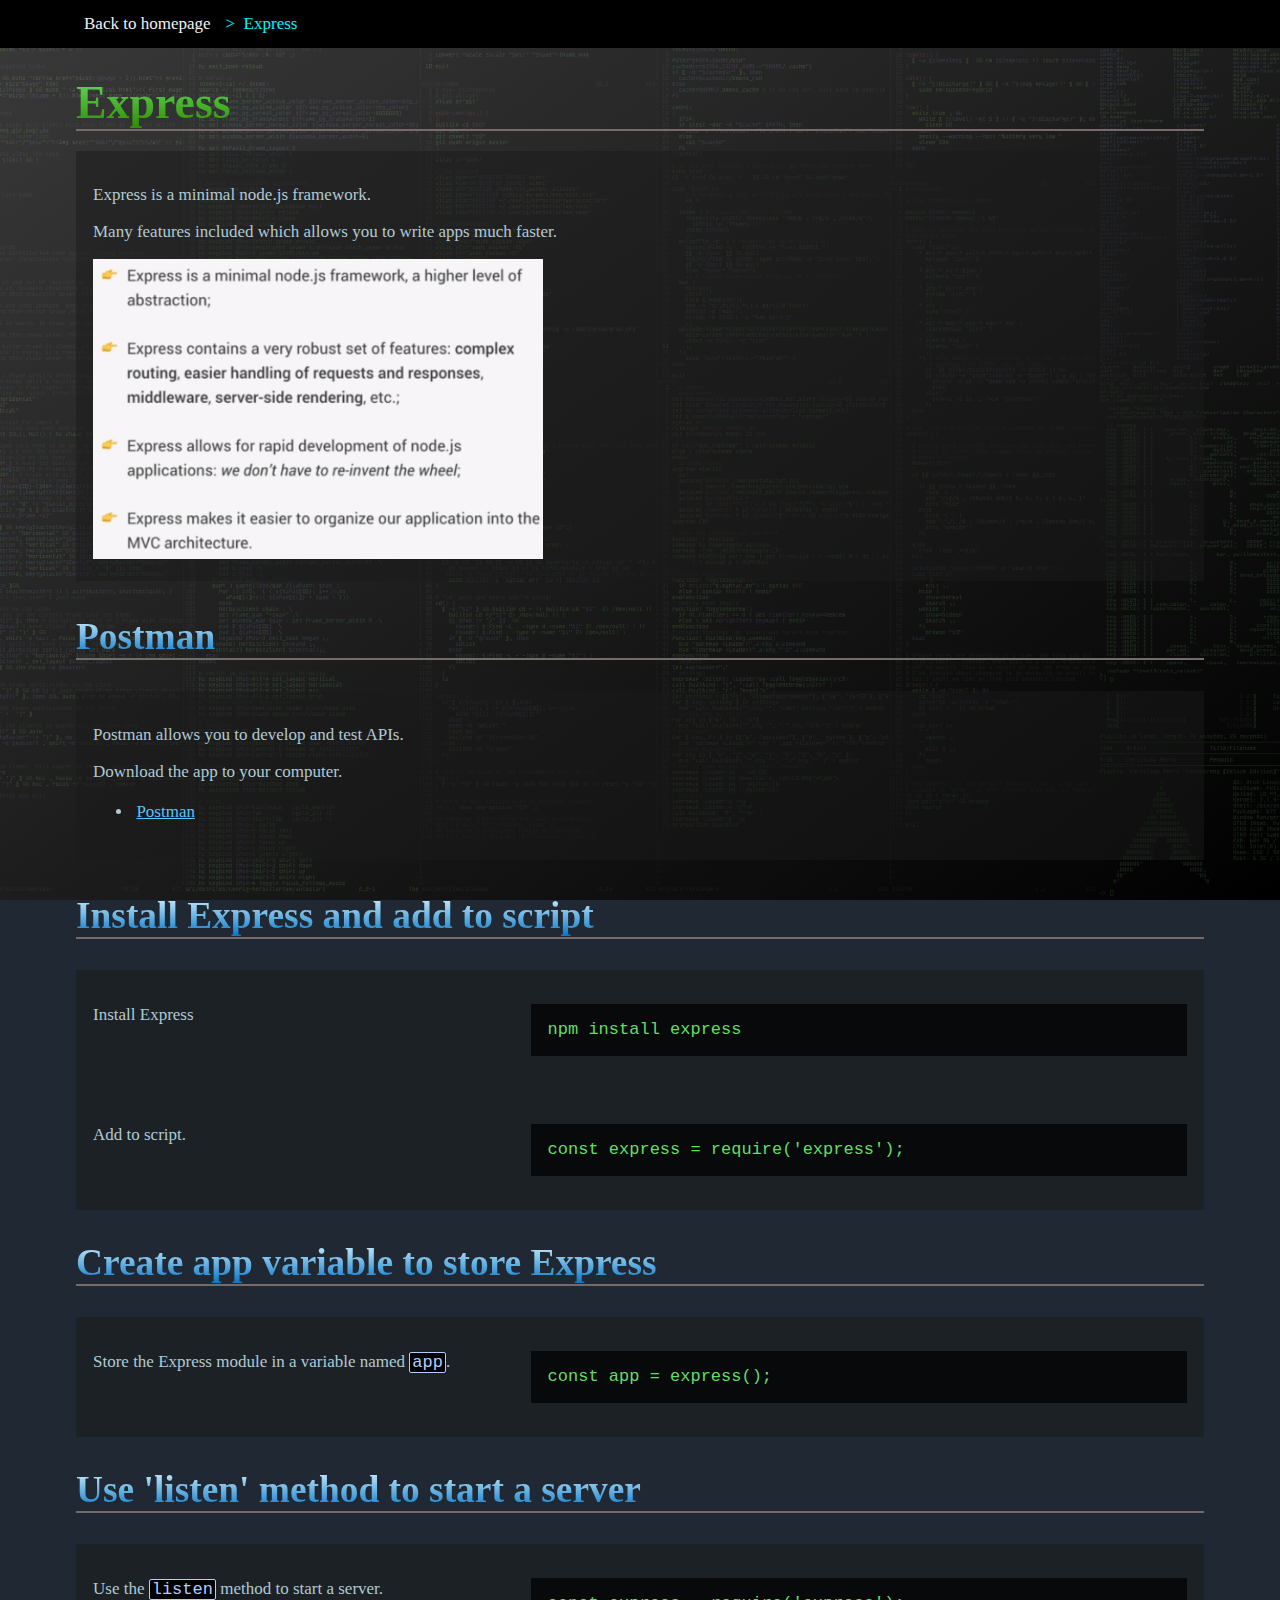
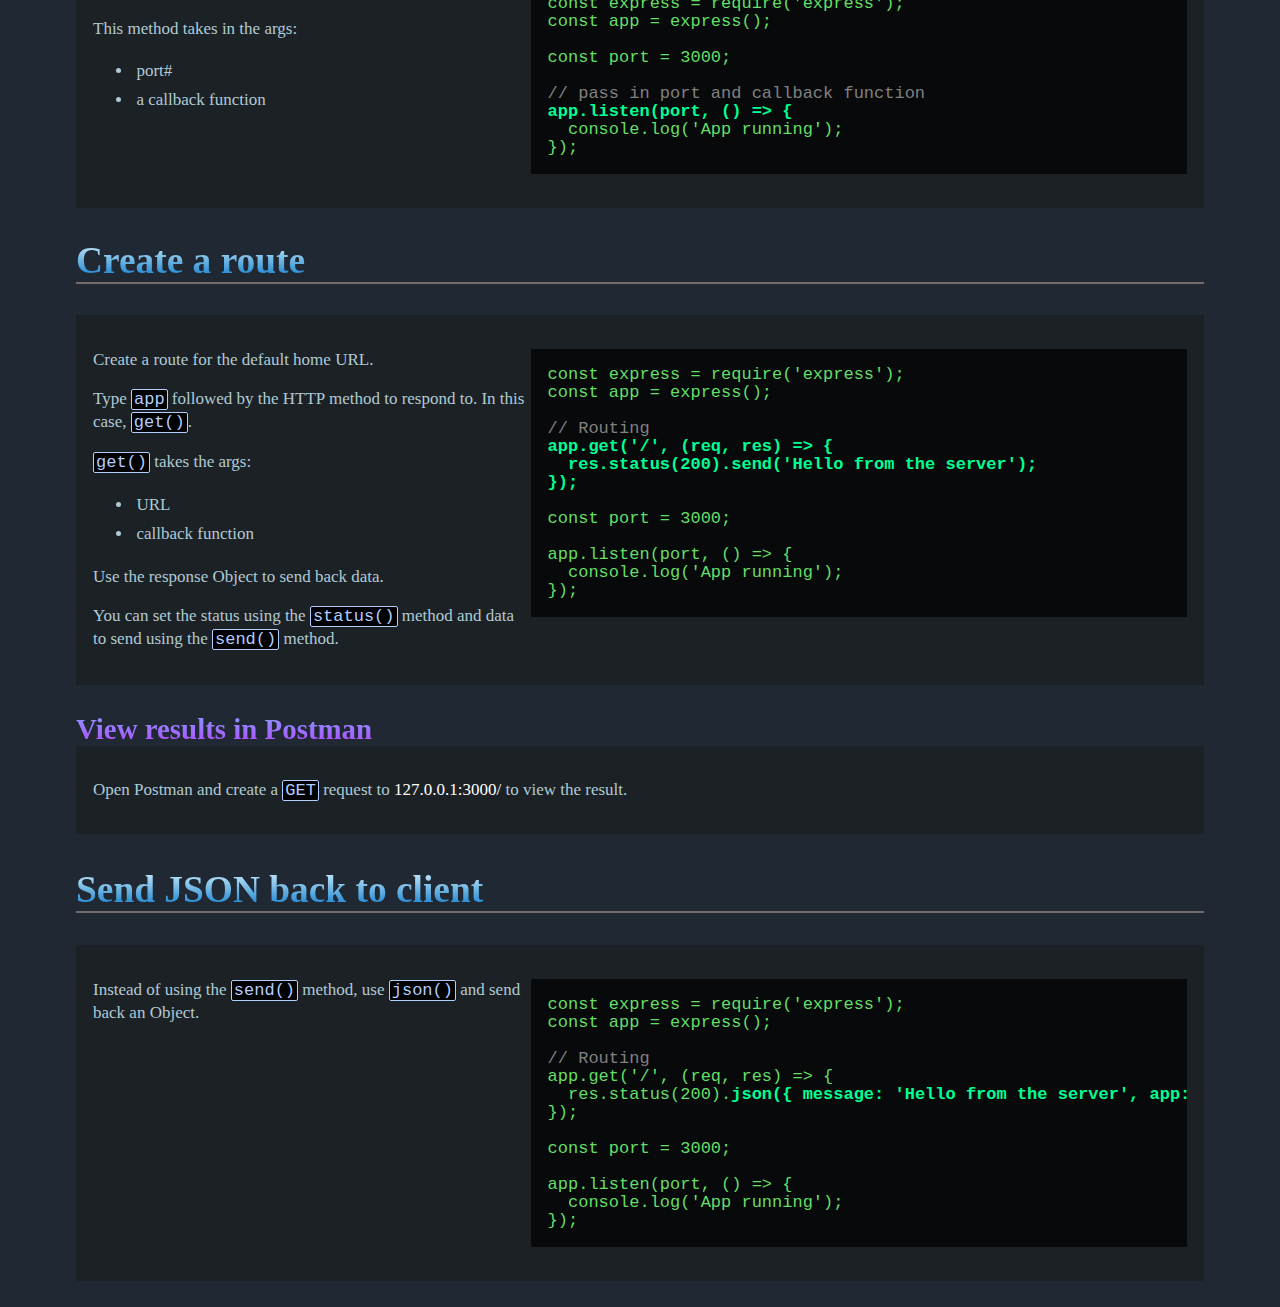
<file: pages/express/express.html>
<!doctype html>
<html lang="en">

<head>
  <!-- Required meta tags -->
  <meta charset="utf-8">
  <meta name="viewport" content="width=device-width, initial-scale=1, shrink-to-fit=no">
  <link rel="stylesheet" type="text/css" href="../../_css/styles.css">

  <title>Express</title>
</head>

<body>


  <nav class="navbar">
    <a href="../../index.html">Back to homepage</a>
    <a class="nav-page nav-active">Express</a>
  </nav>


  <h1>Express</h1>

  <div class="text-section">
    <p>Express is a minimal node.js framework.</p>
    <p>Many features included which allows you to write apps much faster.</p>
    <img src="../../_img/express.png" width="450px">
  </div>





  <h2>Postman</h2>
  <div class="text-section">
    <p>Postman allows you to develop and test APIs.</p>
    <p>Download the app to your computer.</p>
    <ul>
      <li><a href="https://www.postman.com/downloads/">Postman</a></li>
    </ul>
  </div>





  <h2>Install Express and add to script</h2>
  <section class="code-section-container">
    <div class="code-text-section">
      <p>Install Express</p>
    </div>

    <div class="code-block-section-w60">
      <pre class="example"><span class="code-nodejs">npm install express</span></pre>
    </div>
  </section>

  <section class="code-section-container">
    <div class="code-text-section">
      <p>Add to script.</p>
    </div>
    <div class="code-block-section-w60">
      <pre class="example"><span class="code-nodejs">const express = require('express');</span></pre>
    </div>
  </section>




  <h2>Create app variable to store Express</h2>
  <section class="code-section-container">
    <div class="code-text-section">
      <p>Store the Express module in a variable named <span class="code">app</span>.</p>
    </div>
    <div class="code-block-section-w60">
      <pre class="example"><span class="code-nodejs">const app = express();</span></pre>
    </div>
  </section>




  <h2>Use 'listen' method to start a server</h2>
  <section class="code-section-container">
    <div class="code-text-section">
      <p>Use the <span class="code">listen</span> method to start a server.</p>
      <p>This method takes in the args:</p>
      <ul>
        <li>port#</li>
        <li>a callback function</li>
      </ul>
    </div>
    <div class="code-block-section-w60">
      <pre class="example"><span class="code-nodejs">const express = require('express');
const app = express();

const port = 3000;

<span class="code-comment">// pass in port and callback function </span>
<span class="code-highlight">app.listen(port, () => { </span>
  console.log('App running');
});</span></pre>
    </div>
  </section>



  <h2>Create a route</h2>
  <section class="code-section-container">
    <div class="code-text-section">
      <p>Create a route for the default home URL.</p>
      <p>Type <span class="code">app</span> followed by the HTTP method to respond to. In this case, <span
          class="code">get()</span>.</p>
      <p><span class="code">get()</span> takes the args:</p>
      <ul>
        <li>URL</li>
        <li>callback function</li>
      </ul>
      <p>Use the response Object to send back data.</p>
      <p>You can set the status using the <span class="code">status()</span> method and data to send using the <span
          class="code">send()</span> method.</p>
    </div>
    <div class="code-block-section-w60">
      <pre class="example"><span class="code-nodejs">const express = require('express');
const app = express();

<span class="code-comment">// Routing </span>
<span class="code-highlight">app.get('/', (req, res) =&gt; {
  res.status(200).send('Hello from the server');
});</span>

const port = 3000;

app.listen(port, () =&gt; {
  console.log('App running');
});        
</span></pre>
    </div>
  </section>

  <h3>View results in Postman</h3>
  <div class="text-section">
    <p>Open Postman and create a <span class="code">GET</span> request to <span
        class="text-object">127.0.0.1:3000/</span> to view the result.</p>
  </div>







  <h2>Send JSON back to client</h2>

  <section class="code-section-container">
    <div class="code-text-section">
      <p>Instead of using the <span class="code">send()</span> method, use <span class="code">json()</span> and send
        back an Object.</p>
    </div>
    <div class="code-block-section-w60">
      <pre class="example"><span class="code-nodejs">const express = require('express');
const app = express();

<span class="code-comment">// Routing </span>
app.get('/', (req, res) =&gt; {
  res.status(200).<span class="code-highlight">json({ message: 'Hello from the server', app: 'Natours' });</span>
});

const port = 3000;

app.listen(port, () =&gt; {
  console.log('App running');
});        
</span></pre>
    </div>
  </section>

















</body>

</html>
</file>
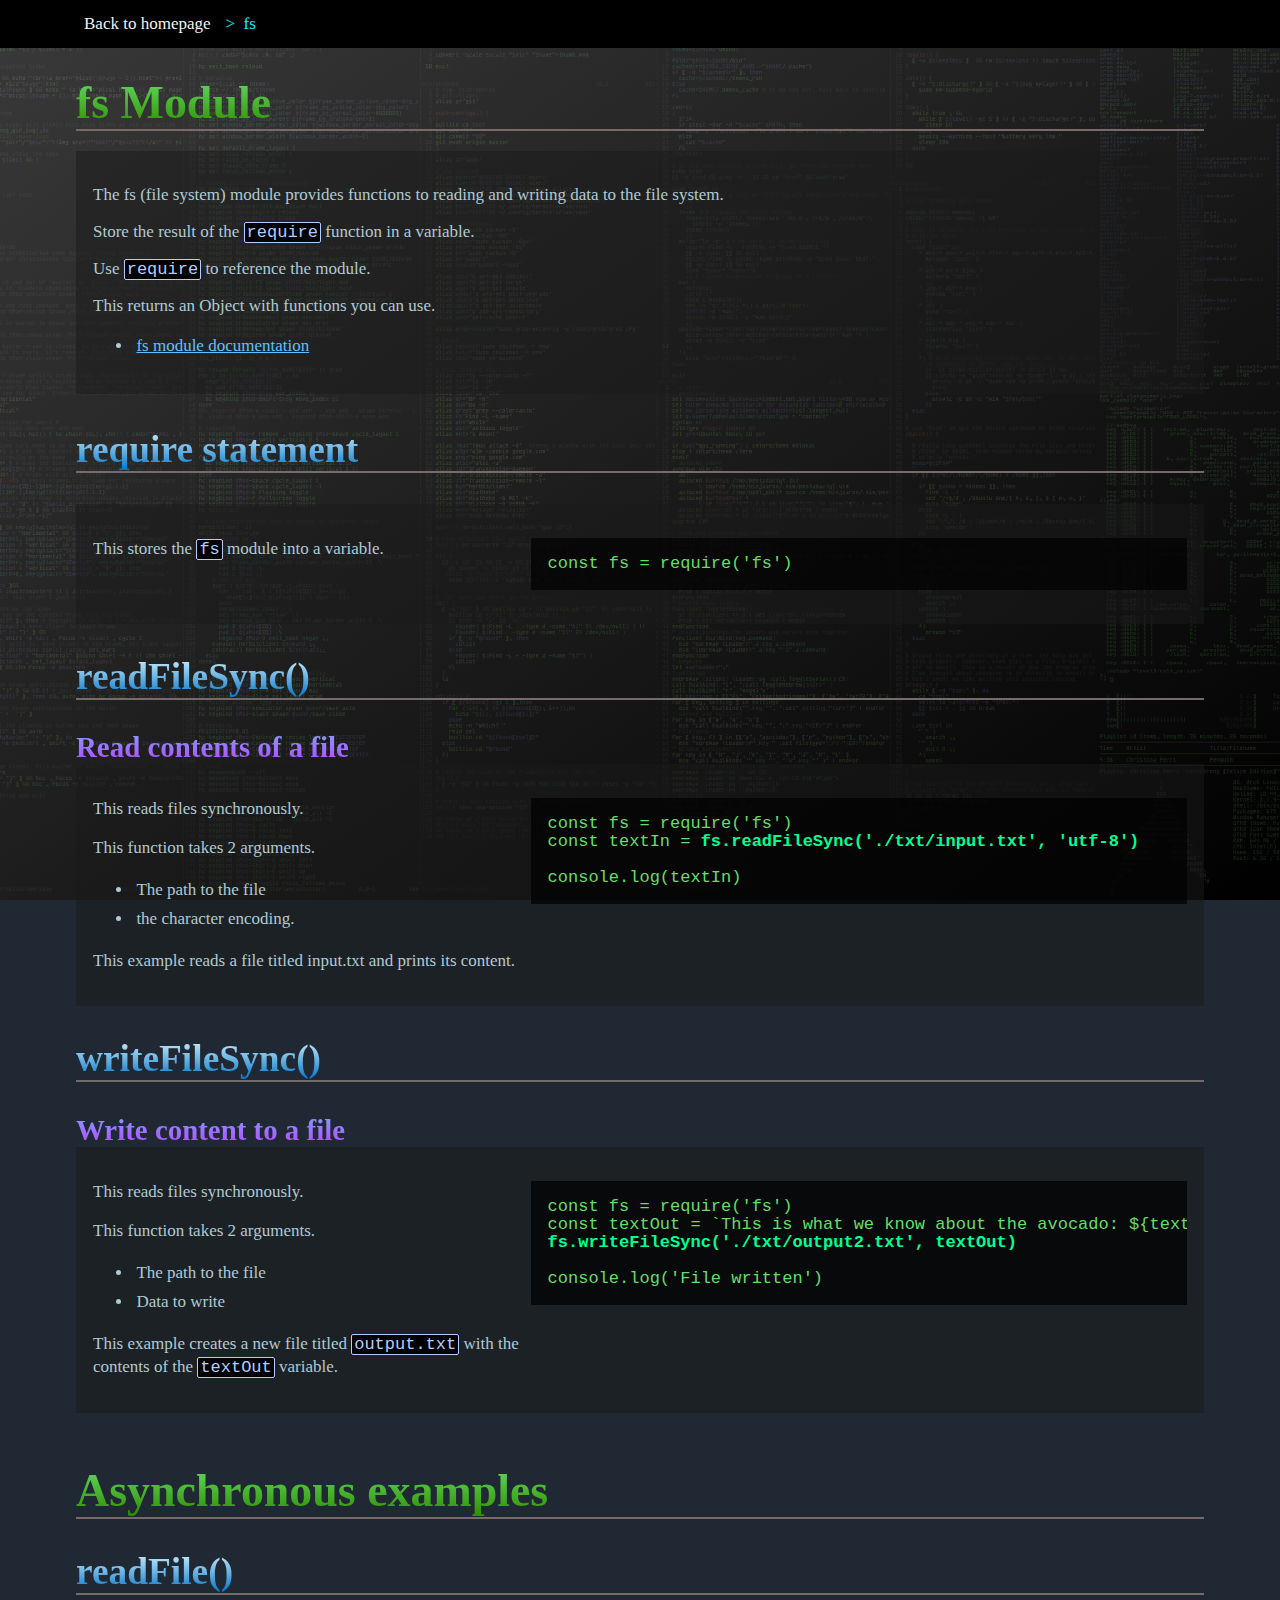
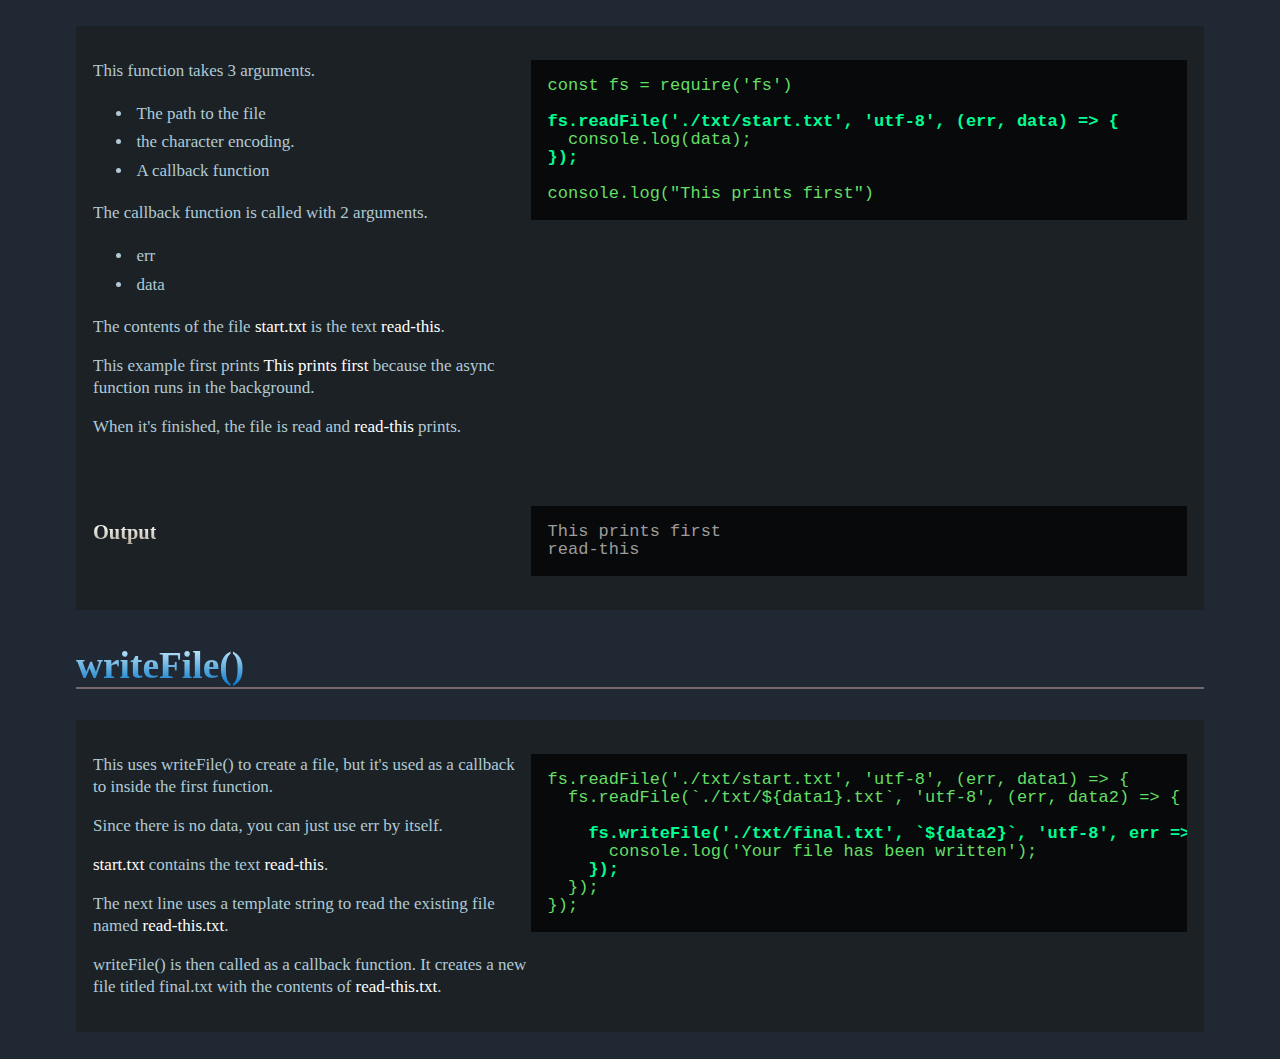
<file: pages/modules/fs.html>
<!doctype html>
<html lang="en">

<head>
  <!-- Required meta tags -->
  <meta charset="utf-8">
  <meta name="viewport" content="width=device-width, initial-scale=1, shrink-to-fit=no">
  <link rel="stylesheet" type="text/css" href="../../_css/styles.css">

  <title>fs</title>
</head>

<body>


  <nav class="navbar">
    <a href="../../index.html">Back to homepage</a>
    <a class="nav-page nav-active">fs</a>
  </nav>


  <h1>fs Module</h1>
  <div class="text-section">
    <p>The fs (file system) module provides functions to reading and writing data to the file system.</p>
    <p>Store the result of the <span class="code">require</span> function in a variable.</p>
    <p>Use <span class="code">require</span> to reference the module.</p>
    <p>This returns an Object with functions you can use.</p>

    <ul>
      <li><a href="https://nodejs.org/dist/latest-v16.x/docs/api/fs.html" target="_blank">fs module documentation</a>
      </li>
    </ul>
  </div>


  <h2>require statement</h2>
  <section class="code-section-container">
    <div class="code-text-section">
      <p>This stores the <span class="code">fs</span> module into a variable.</p>
    </div>

    <div class="code-block-section-w60">
      <pre class="example"><span class="code-nodejs">const fs = require('fs')</span></pre>
    </div>
  </section>



  <h2>readFileSync()</h2>
  <h3>Read contents of a file</h3>
  <section class="code-section-container">
    <div class="code-text-section">
      <p>This reads files synchronously.</p>
      <p>This function takes 2 arguments.</p>
      <ul>
        <li>The path to the file</li>
        <li>the character encoding.</li>
      </ul>
      <p>This example reads a file titled input.txt and prints its content.</p>
    </div>

    <div class="code-block-section-w60">
      <pre class="example"><span class="code-nodejs">const fs = require('fs')
const textIn = <span class="code-highlight">fs.readFileSync('./txt/input.txt', 'utf-8')</span>

console.log(textIn)</span></pre>
    </div>
  </section>







  <h2>writeFileSync()</h2>
  <h3>Write content to a file</h3>
  <section class="code-section-container">
    <div class="code-text-section">
      <p>This reads files synchronously.</p>
      <p>This function takes 2 arguments.</p>
      <ul>
        <li>The path to the file</li>
        <li>Data to write</li>
      </ul>
      <p>This example creates a new file titled <span class="code">output.txt</span> with the contents of the <span
          class="code">textOut</span> variable.</p>
    </div>

    <div class="code-block-section-w60">
      <pre class="example"><span class="code-nodejs">const fs = require('fs')  
const textOut = `This is what we know about the avocado: ${textIn}.n\Created on ${Date.now()}`
<span class="code-highlight">fs.writeFileSync('./txt/output2.txt', textOut)</span>

console.log('File written')</pre>
    </div>
  </section>






  <h1>Asynchronous examples</h1>

  <h2>readFile()</h2>

  <section class="code-section-container">
    <div class="code-text-section">
      <p>This function takes 3 arguments.</p>
      <ul>
        <li>The path to the file</li>
        <li>the character encoding.</li>
        <li>A callback function</li>
      </ul>
      <p>The callback function is called with 2 arguments.</p>
      <ul>
        <li>err</li>
        <li>data</li>
      </ul>
      <p>The contents of the file <span class="text-object">start.txt</span> is the text <span
          class="text-object">read-this</span>.</p>
      <p>This example first prints <span class="text-object">This prints first</span> because the async function runs in
        the background.</p>
      <p>When it's finished, the file is read and <span class="text-object">read-this</span> prints.</p>
    </div>

    <div class="code-block-section-w60">
      <pre class="example"><span class="code-nodejs">const fs = require('fs')

<span class="code-highlight">fs.readFile('./txt/start.txt', 'utf-8', (err, data) => { </span>
  console.log(data);
<span class="code-highlight">}); </span>

console.log("This prints first")</span></pre>

    </div>
  </section>



  <section class="output-section-container">
    <h5>Output</h5>
    <div class="code-block-section-w60">
      <pre class="example"><span class="code-output">This prints first
read-this</span></pre>
    </div>
  </section>










  <h2>writeFile()</h2>

  <section class="code-section-container">
    <div class="code-text-section">
      <p>This uses writeFile() to create a file, but it's used as a callback to inside the first function.</p>
      <p>Since there is no data, you can just use err by itself.</p>
      <p><span class="text-object">start.txt</span> contains the text <span class="text-object">read-this</span>.</p>
      <p>The next line uses a template string to read the existing file named <span
          class="text-object">read-this.txt</span>.</p>
      <p>writeFile() is then called as a callback function. It creates a new file titled final.txt with the contents of
        <span class="text-object">read-this.txt</span>.</p>
    </div>

    <div class="code-block-section-w60">
      <pre class="example"><span class="code-nodejs">fs.readFile('./txt/start.txt', 'utf-8', (err, data1) =&gt; {
  fs.readFile(`./txt/${data1}.txt`, 'utf-8', (err, data2) => {

    <span class="code-highlight">fs.writeFile('./txt/final.txt', `${data2}`, 'utf-8', err => { </span>
      console.log('Your file has been written');
    <span class="code-highlight">}); </span>
  });
});</span></pre>

    </div>
  </section>














































</body>

</html>
</file>
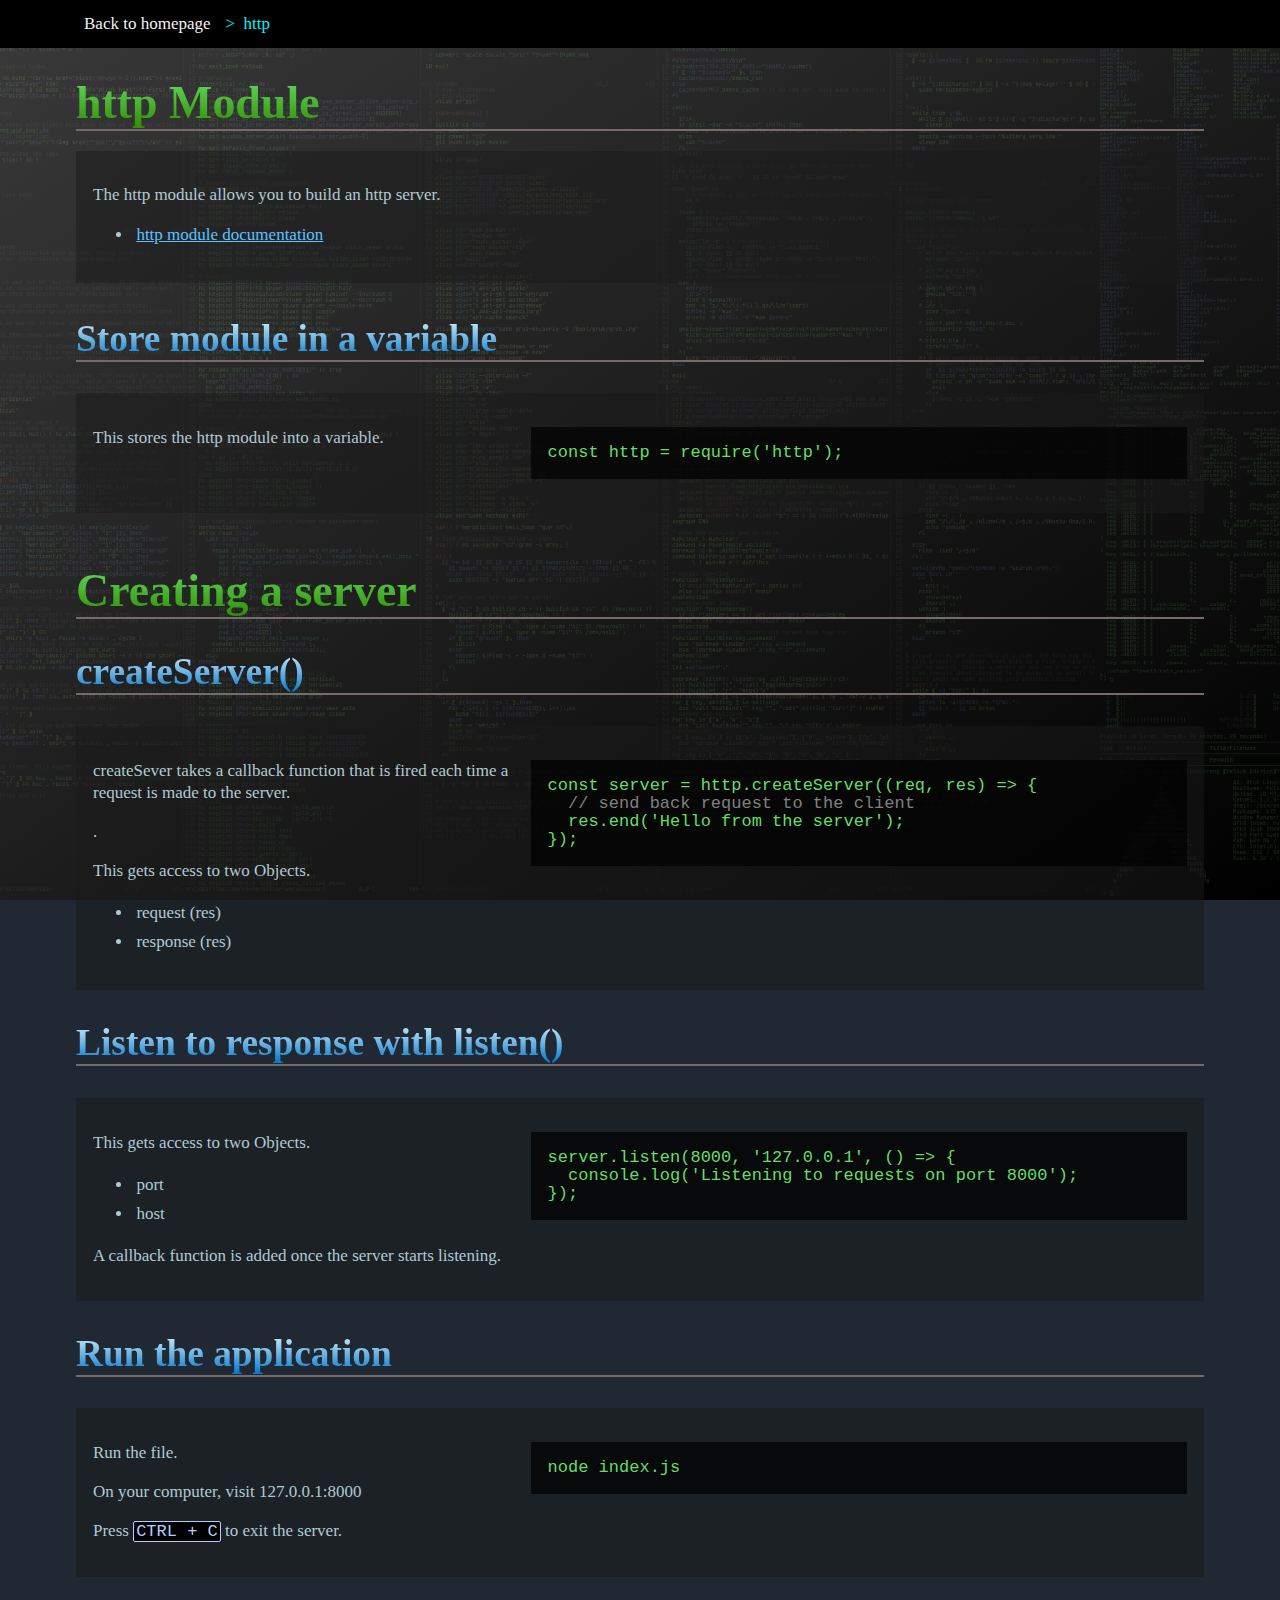
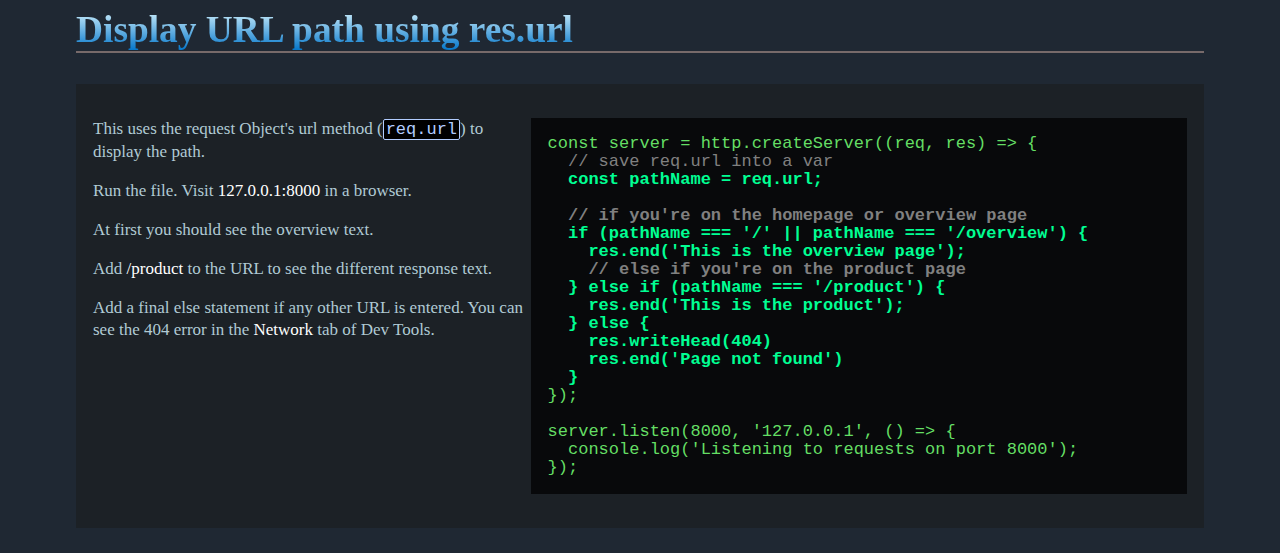
<file: pages/modules/http.html>
<!doctype html>
<html lang="en">

<head>
  <!-- Required meta tags -->
  <meta charset="utf-8">
  <meta name="viewport" content="width=device-width, initial-scale=1, shrink-to-fit=no">
  <link rel="stylesheet" type="text/css" href="../../_css/styles.css">

  <title>http</title>
</head>

<body>


  <nav class="navbar">
    <a href="../../index.html">Back to homepage</a>
    <a class="nav-page nav-active">http</a>
  </nav>


  <h1>http Module</h1>
  <div class="text-section">
    <p>The http module allows you to build an http server.</p>

    <ul>
      <li><a href="https://nodejs.org/dist/latest-v16.x/docs/api/http.html" target="_blank">http module documentation</a>
      </li>
    </ul>
  </div>


  <h2>Store module in a variable</h2>
  <section class="code-section-container">
    <div class="code-text-section">
      <p>This stores the http module into a variable.</p>
    </div>

    <div class="code-block-section-w60">
      <pre class="example"><span class="code-nodejs">const http = require('http');</span></pre>
    </div>
  </section>




  <h1>Creating a server</h1>
  <h2>createServer()</h2>
  <section class="code-section-container">
    <div class="code-text-section">
      <p>createSever takes a callback function that is fired each time a request is made to the server.</p>.
      <p>This gets access to two Objects.</p>
      <ul>
        <li>request (res)</li>
        <li>response (res)</li>
      </ul>
    </div>

    <div class="code-block-section-w60">
<pre class="example"><span class="code-nodejs">const server = http.createServer((req, res) => {
  <span class="code-comment">// send back request to the client </span>
  res.end('Hello from the server');
});</span></pre>
</div>
  </section>



  <h2>Listen to response with listen()</h2>
  <section class="code-section-container">
    <div class="code-text-section">
      <p>This gets access to two Objects.</p>
      <ul>
        <li>port</li>
        <li>host</li>
      </ul>
      <p>A callback function is added once the server starts listening.</p>
    </div>

    <div class="code-block-section-w60">
<pre class="example"><span class="code-nodejs">server.listen(8000, '127.0.0.1', () => {
  console.log('Listening to requests on port 8000');
});</span></pre>
</div>
  </section>



  <h2>Run the application</h2>
  <section class="code-section-container">
    <div class="code-text-section">
      <p>Run the file.</p>
      <p>On your computer, visit 127.0.0.1:8000</p>
      <p>Press <span class="code">CTRL + C</span> to exit the server.</p>
    </div>

    <div class="code-block-section-w60">
<pre class="example"><span class="code-nodejs">node index.js</span></pre>
</div>
  </section>



  <h2>Display URL path using res.url</h2>
  <section class="code-section-container">
    <div class="code-text-section">
        <p>This uses the request Object's url method (<span class="code">req.url</span>) to display the path.</p>
        <p>Run the file. Visit <span class="text-object">127.0.0.1:8000</span> in a browser.</p>
        <p>At first you should see the overview text.</p>
        <p>Add <span class="text-object">/product</span> to the URL to see the different response text.</p>
        <p>Add a final else statement if any other URL is entered. You can see the 404 error in the <span class="text-object">Network</span> tab of Dev Tools.</p>
    </div>

<div class="code-block-section-w60">
<pre class="example"><span class="code-nodejs">const server = http.createServer((req, res) => {
  <span class="code-comment">// save req.url into a var </span>
  <span class="code-highlight">const pathName = req.url;

  <span class="code-comment">// if you're on the homepage or overview page </span>
  if (pathName === '/' || pathName === '/overview') {
    res.end('This is the overview page');
    <span class="code-comment">// else if you're on the product page </span>
  } else if (pathName === '/product') {
    res.end('This is the product');
  } else {
    res.writeHead(404)
    res.end('Page not found')
  }</span>
});

server.listen(8000, '127.0.0.1', () => {
  console.log('Listening to requests on port 8000');
});</span></pre>
    </div>
</section>

























</body>

</html>
</file>
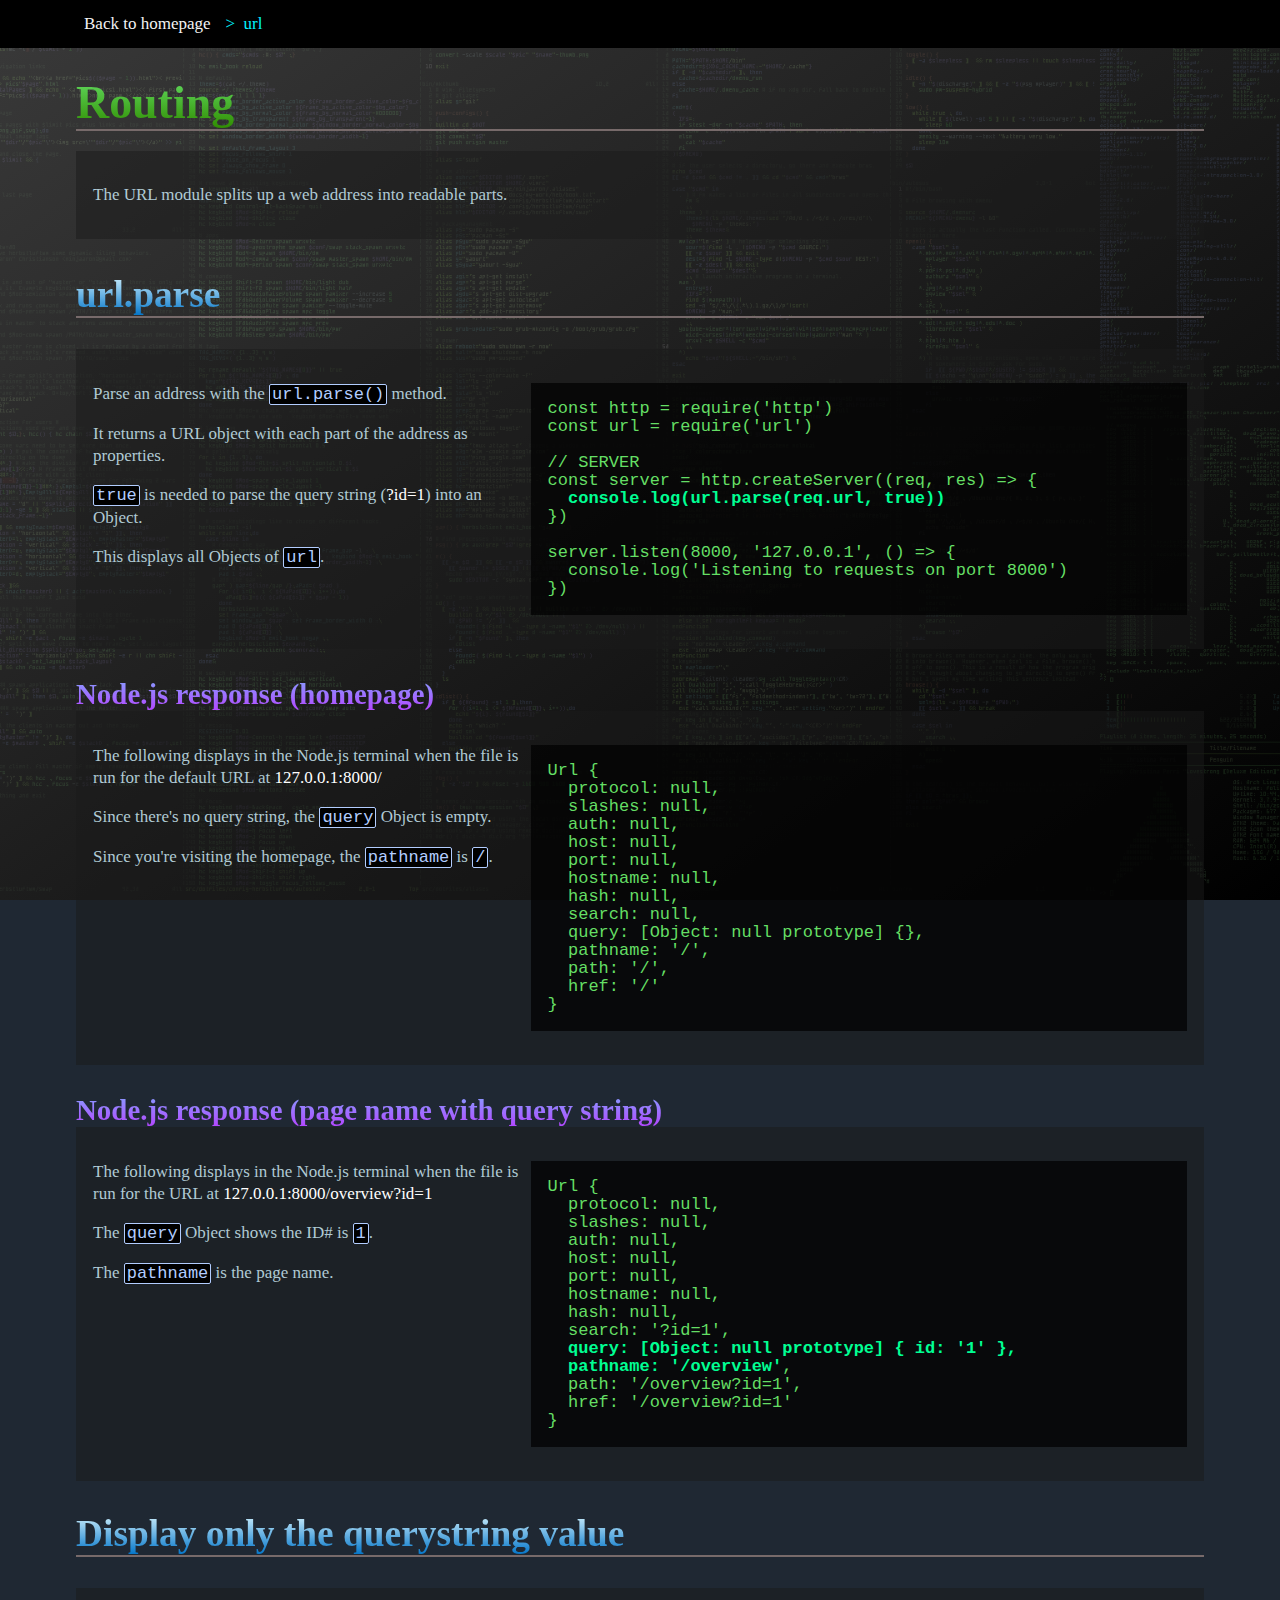
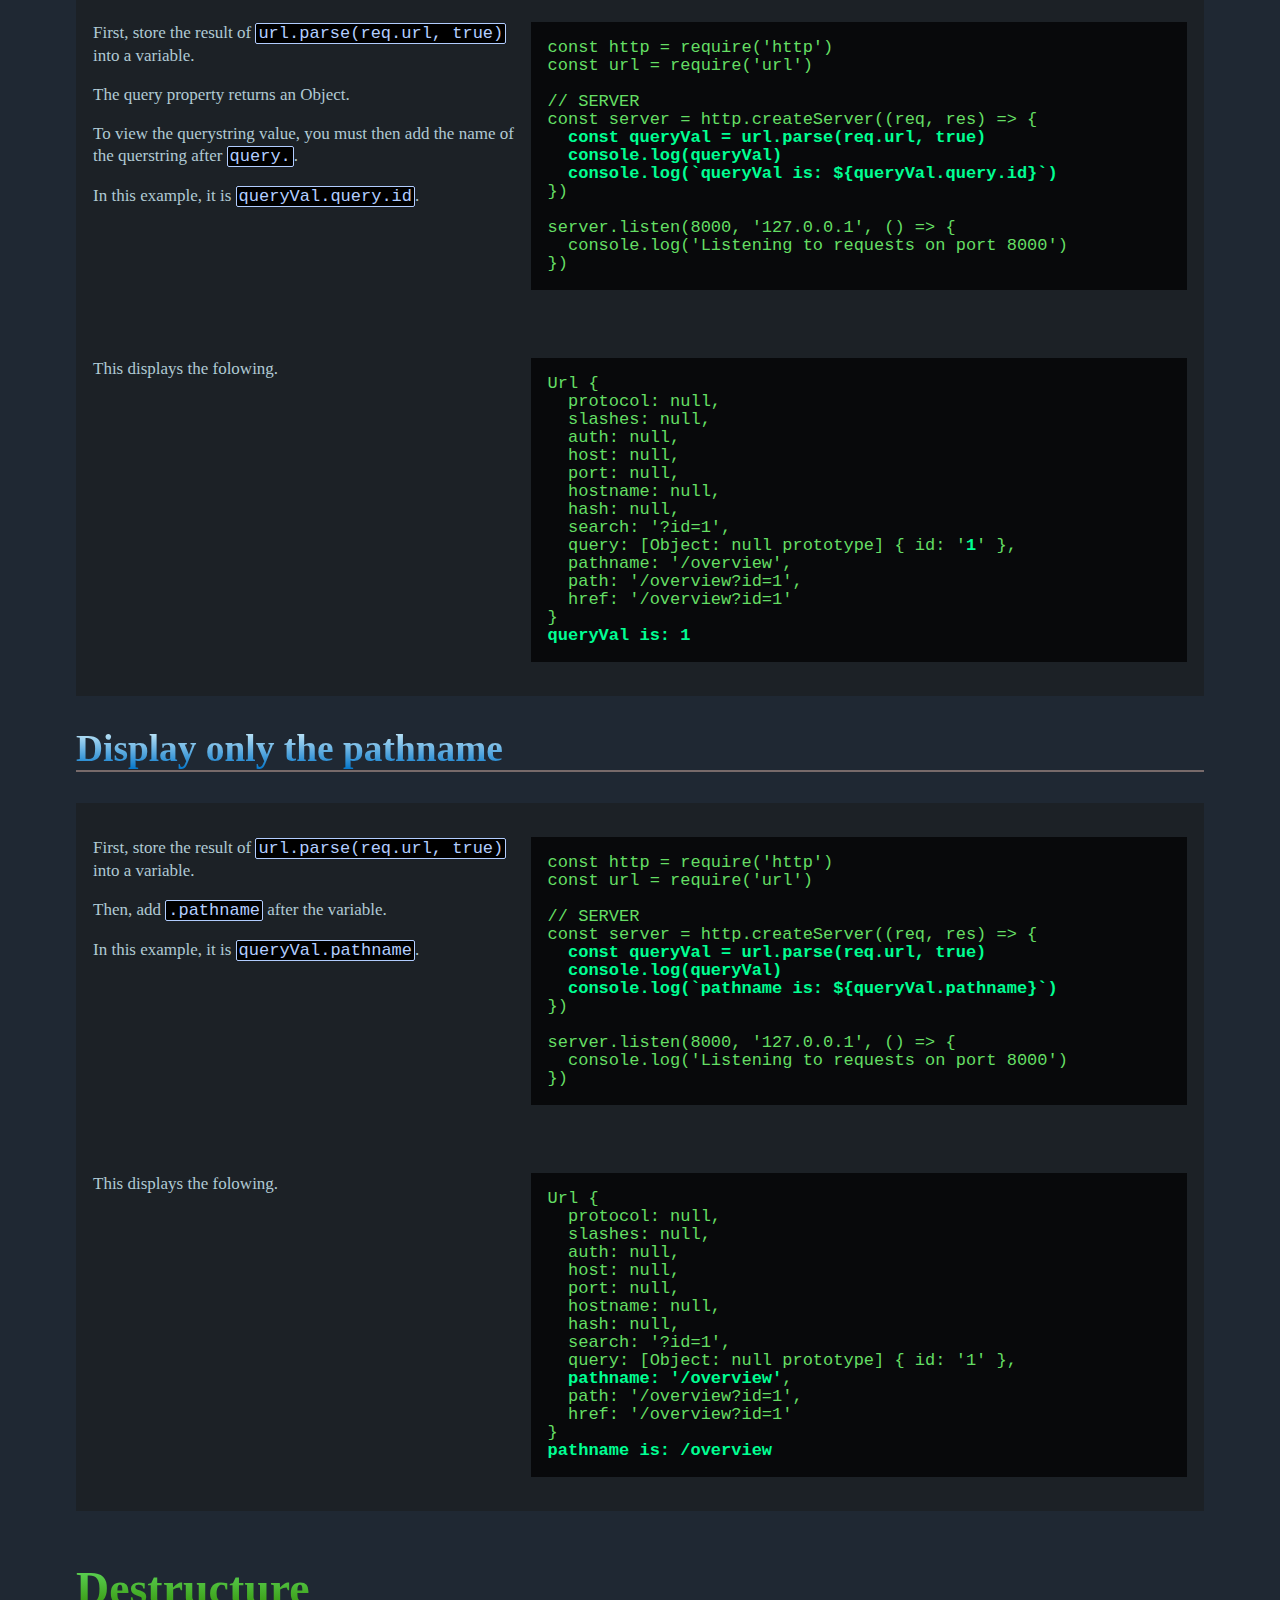
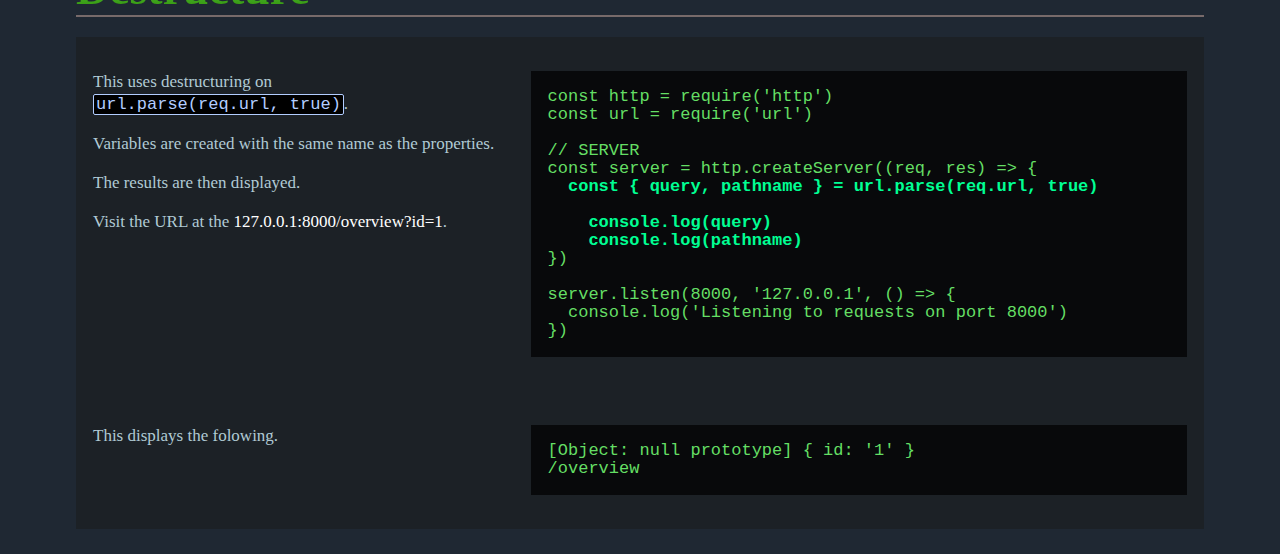
<file: pages/modules/url.html>
<!doctype html>
<html lang="en">

<head>
    <!-- Required meta tags -->
    <meta charset="utf-8">
    <meta name="viewport" content="width=device-width, initial-scale=1, shrink-to-fit=no">
    <link rel="stylesheet" type="text/css" href="../../_css/styles.css">

    <title>url</title>
</head>

<body>


    <nav class="navbar">
        <a href="../../index.html">Back to homepage</a>
        <a class="nav-page nav-active">url</a>
    </nav>







    <h1>Routing</h1>

    <div class="text-section">
        <p>The URL module splits up a web address into readable parts.</p>
    </div>



    <h2>url.parse</h2>

    <section class="code-section-container">
        <div class="code-text-section">
            <p>Parse an address with the <span class="code">url.parse()</span> method.</p>
            <p>It returns a URL object with each part of the address as properties.</p>
            <p><span class="code">true</span> is needed to parse the query string (<span class="text-object">?id=1</span>) into an Object.</p>
            <p>This displays all Objects of <span class="code">url</span>.</p>
        </div>
        <div class="code-block-section-w60">
            <pre class="example"><span class="code-nodejs">const http = require('http')
const url = require('url')

// SERVER
const server = http.createServer((req, res) => {
  <span class="code-highlight">console.log(url.parse(req.url, true)) </span>    
})

server.listen(8000, '127.0.0.1', () => {
  console.log('Listening to requests on port 8000')
})</span></pre>
        </div>
    </section>


    <h3>Node.js response (homepage)</h3>
    <section class="code-section-container">
        <div class="code-text-section">
            <p>The following displays in the Node.js terminal when the file is run for the default URL at <span class="text-object">127.0.0.1:8000/</span></p>
            <p>Since there's no query string, the <span class="code">query</span> Object is empty.</p>
            <p>Since you're visiting the homepage, the <span class="code">pathname</span> is <span class="code">/</span>.</p>

        </div>
        <div class="code-block-section-w60">
            <pre class="example"><span class="code-nodejs">Url {
  protocol: null,
  slashes: null,
  auth: null,
  host: null,
  port: null,
  hostname: null,
  hash: null,
  search: null,
  query: [Object: null prototype] {},
  pathname: '/',
  path: '/',
  href: '/'
}</span></pre>
        </div>
    </section>




    <h3>Node.js response (page name with query string)</h3>
    <section class="code-section-container">
        <div class="code-text-section">
            <p>The following displays in the Node.js terminal when the file is run for the URL at <span class="text-object">127.0.0.1:8000/overview?id=1</span></p>
            <p>The <span class="code">query</span> Object shows the ID# is <span class="code">1</span>.</p>
            <p>The <span class="code">pathname</span> is the page name.</p>
        </div>
        <div class="code-block-section-w60">
            <pre class="example"><span class="code-nodejs">Url {
  protocol: null,
  slashes: null,
  auth: null,
  host: null,
  port: null,
  hostname: null,
  hash: null,
  search: '?id=1',
  <span class="code-highlight">query: [Object: null prototype] { id: '1' },
  pathname: '/overview'</span>,
  path: '/overview?id=1',
  href: '/overview?id=1'
}</span></pre>
        </div>
    </section>



    <h2>Display only the querystring value</h2>

    <section class="code-section-container">
        <div class="code-text-section">
            <p>First, store the result of <span class="code">url.parse(req.url, true)</span> into a variable.</p>
            <p>The query property returns an Object.</p>
            <p>To view the querystring value, you must then add the name of the querstring after <span class="code">query.</span>.</p>
            <p>In this example, it is <span class="code">queryVal.query.id</span>.</p>
        </div>
        <div class="code-block-section-w60">
            <pre class="example"><span class="code-nodejs">const http = require('http')
const url = require('url')

// SERVER
const server = http.createServer((req, res) => {
  <span class="code-highlight">const queryVal = url.parse(req.url, true)
  console.log(queryVal)
  console.log(`queryVal is: ${queryVal.query.id}`) </span>
})

server.listen(8000, '127.0.0.1', () => {
  console.log('Listening to requests on port 8000')
})</span></pre>
        </div>
    </section>

    <section class="code-section-container">
        <div class="code-text-section">
            <p>This displays the folowing.</p>
        </div>
        <div class="code-block-section-w60">
            <pre class="example"><span class="code-nodejs">Url {
  protocol: null,
  slashes: null,
  auth: null,
  host: null,
  port: null,
  hostname: null,
  hash: null,
  search: '?id=1',
  query: [Object: null prototype] { id: '<span class="code-highlight">1</span>' },
  pathname: '/overview',
  path: '/overview?id=1',
  href: '/overview?id=1'
}
<span class="code-highlight">queryVal is: 1</span>
</span></pre>
        </div>
    </section>
























    <h2>Display only the pathname</h2>

    <section class="code-section-container">
        <div class="code-text-section">
            <p>First, store the result of <span class="code">url.parse(req.url, true)</span> into a variable.</p>
            <p>Then, add <span class="code">.pathname</span> after the variable.</p>
            <p>In this example, it is <span class="code">queryVal.pathname</span>.</p>
        </div>
        <div class="code-block-section-w60">
            <pre class="example"><span class="code-nodejs">const http = require('http')
const url = require('url')

// SERVER
const server = http.createServer((req, res) => {
  <span class="code-highlight">const queryVal = url.parse(req.url, true)
  console.log(queryVal)
  console.log(`pathname is: ${queryVal.pathname}`)</span>
})

server.listen(8000, '127.0.0.1', () => {
  console.log('Listening to requests on port 8000')
})</span></pre>
        </div>
    </section>

    <section class="code-section-container">
        <div class="code-text-section">
            <p>This displays the folowing.</p>
        </div>
        <div class="code-block-section-w60">
            <pre class="example"><span class="code-nodejs">Url {
  protocol: null,
  slashes: null,
  auth: null,
  host: null,
  port: null,
  hostname: null,
  hash: null,
  search: '?id=1',
  query: [Object: null prototype] { id: '1' },
  <span class="code-highlight">pathname: '/overview'</span>,
  path: '/overview?id=1',
  href: '/overview?id=1'
}
<span class="code-highlight">pathname is: /overview</span>
</span></pre>
        </div>
    </section>




    <h1>Destructure</h1>

    <section class="code-section-container">
        <div class="code-text-section">
            <p>This uses destructuring on <span class="code">url.parse(req.url, true)</span>.</p>
            <p>Variables are created with the same name as the properties.</p>
            <p>The results are then displayed.</p>
            <p>Visit the URL at the <span class="text-object">127.0.0.1:8000/overview?id=1</span>.</p>
        </div>
        <div class="code-block-section-w60">
            <pre class="example"><span class="code-nodejs">const http = require('http')
const url = require('url')

// SERVER
const server = http.createServer((req, res) => {
  <span class="code-highlight">const { query, pathname } = url.parse(req.url, true)

    console.log(query)
    console.log(pathname)</span>
})

server.listen(8000, '127.0.0.1', () => {
  console.log('Listening to requests on port 8000')
})</span></pre>
        </div>
    </section>

    <section class="code-section-container">
        <div class="code-text-section">
            <p>This displays the folowing.</p>
        </div>
        <div class="code-block-section-w60">
            <pre class="example"><span class="code-nodejs">[Object: null prototype] { id: '1' }
/overview</span></pre>
        </div>
    </section>













</body>

</html>
</file>
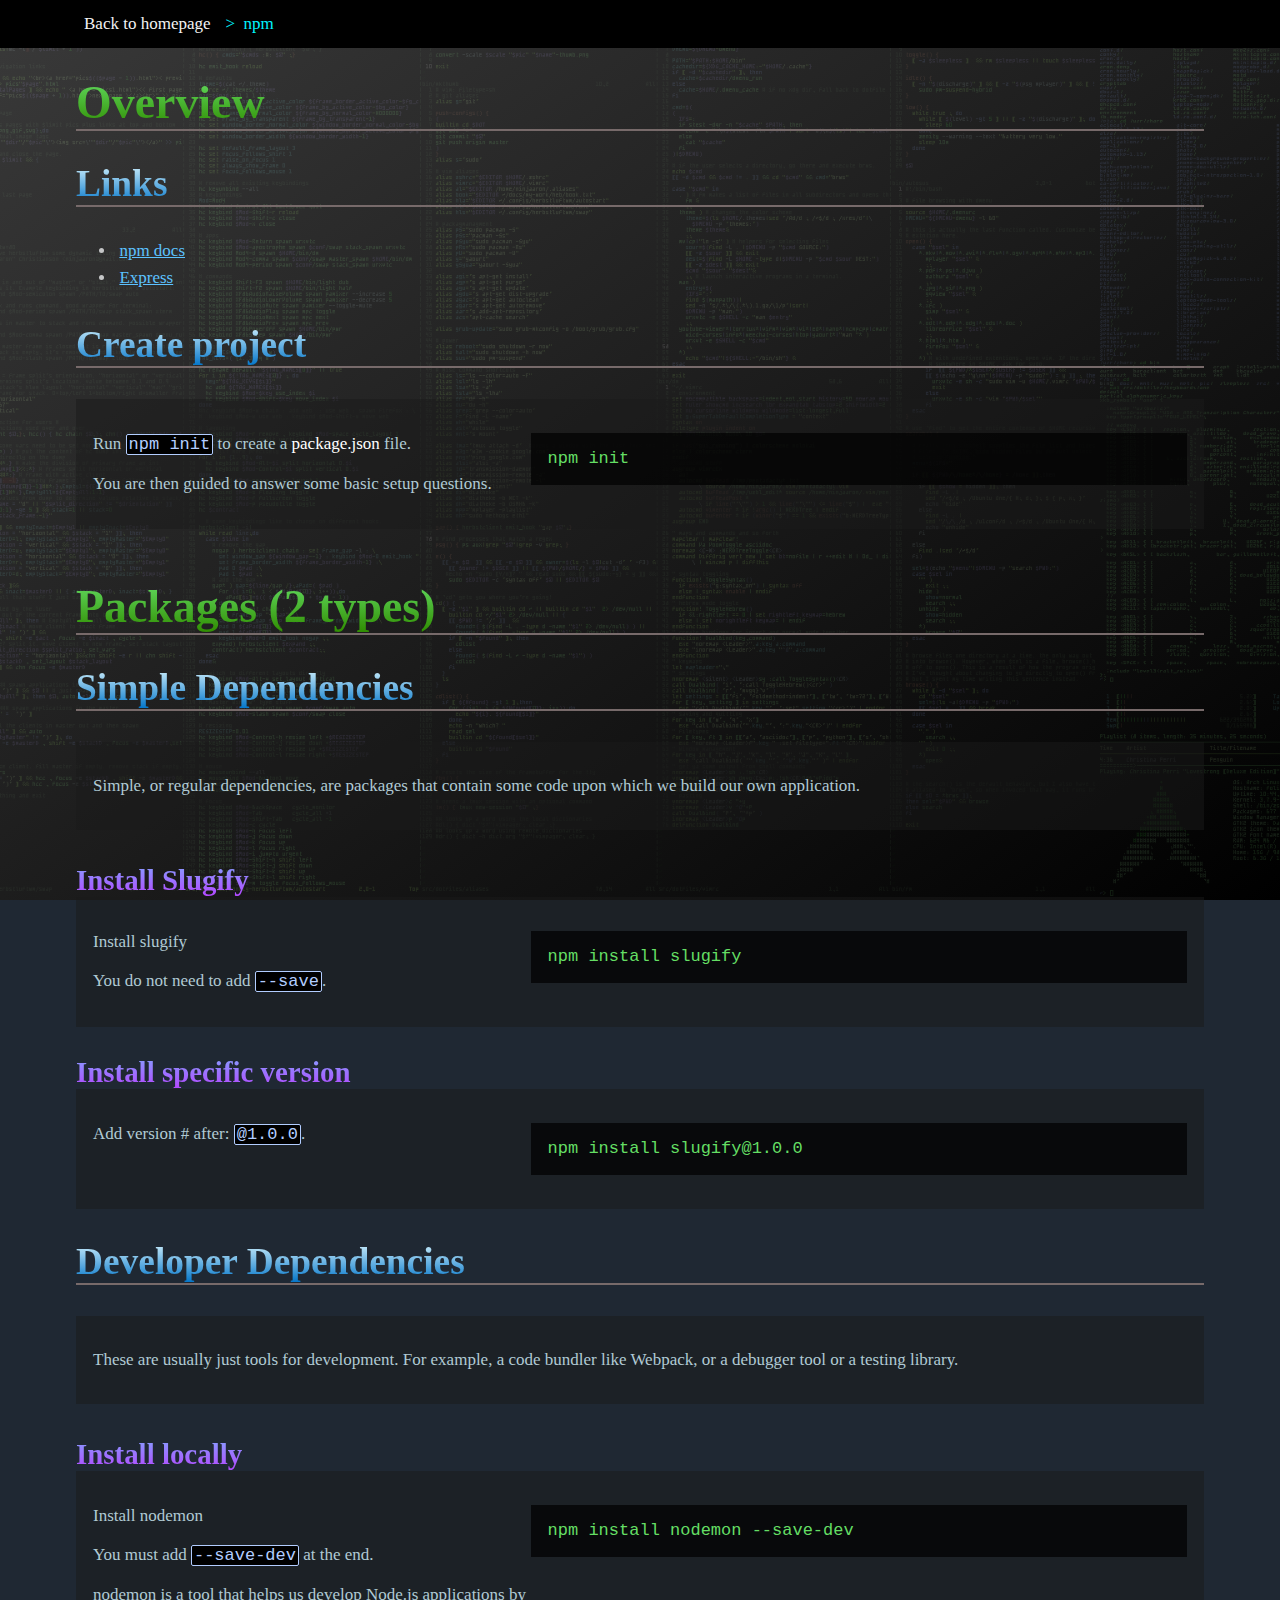
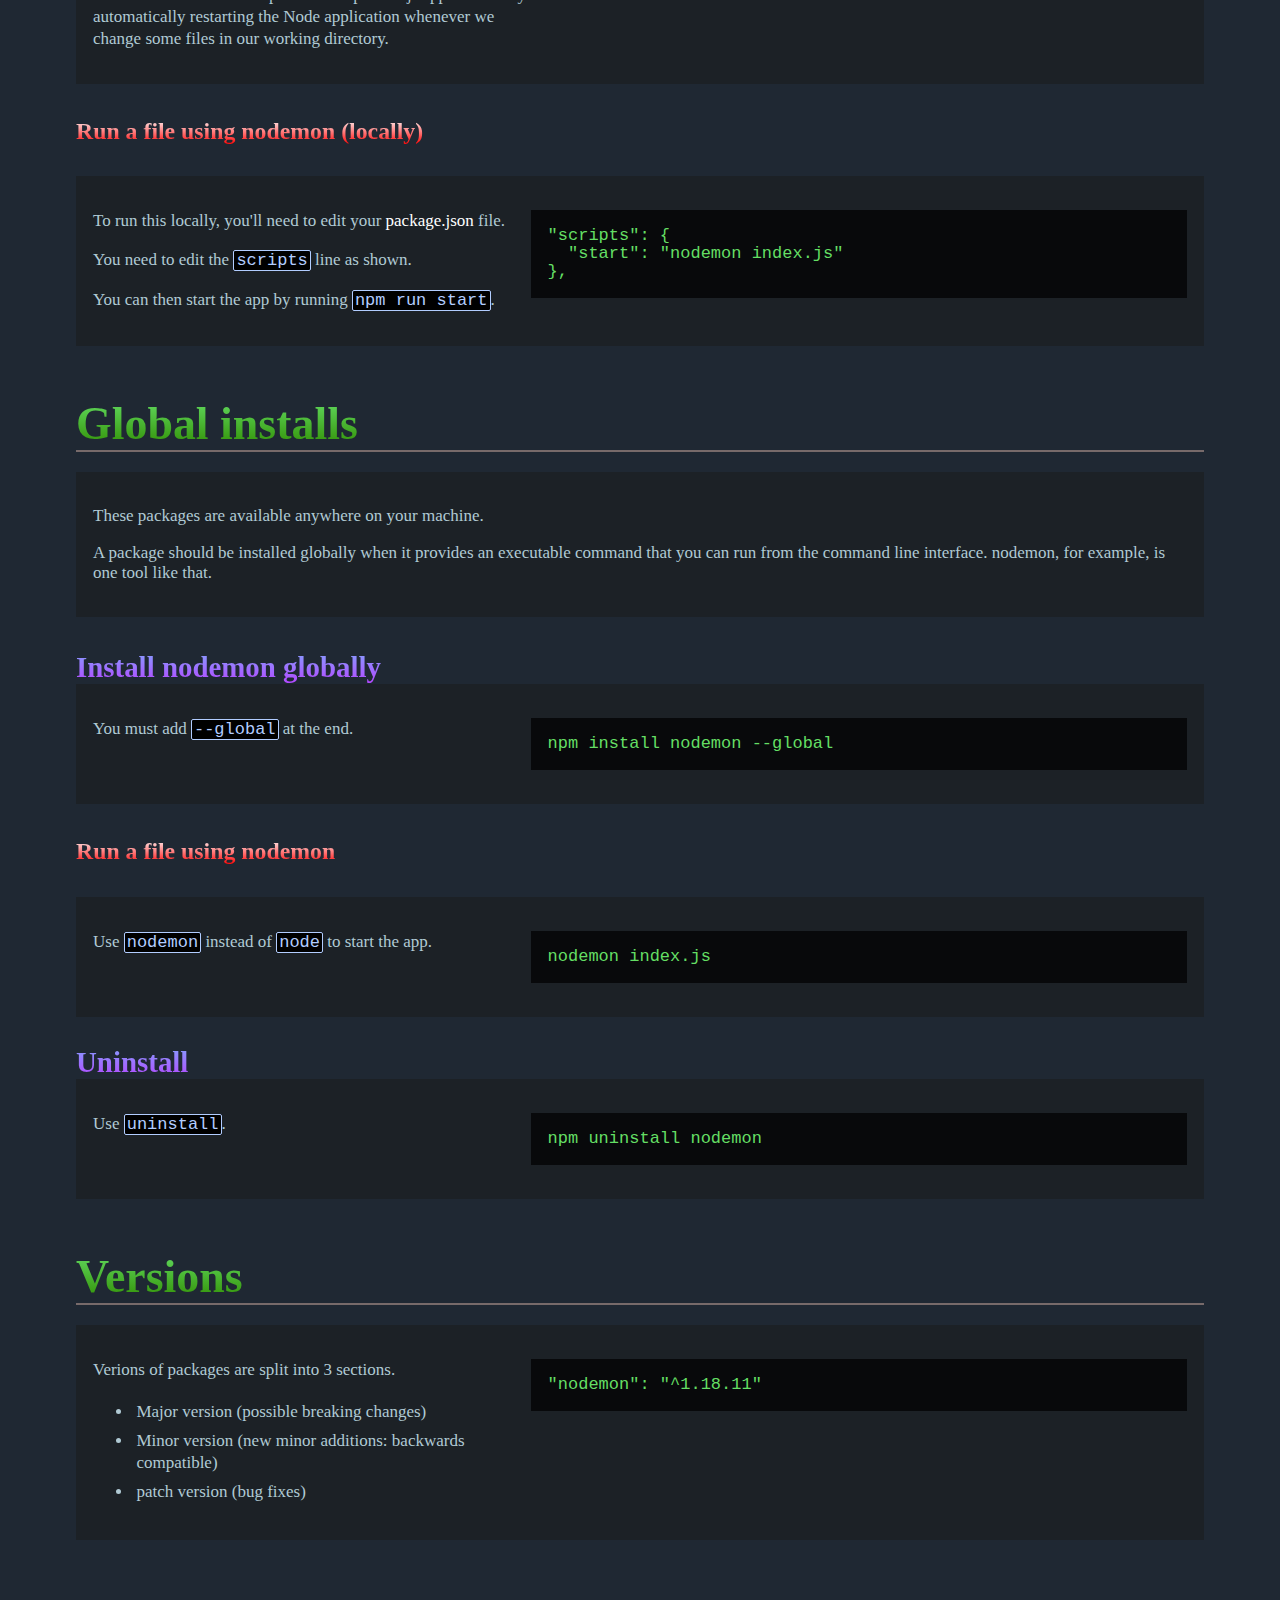
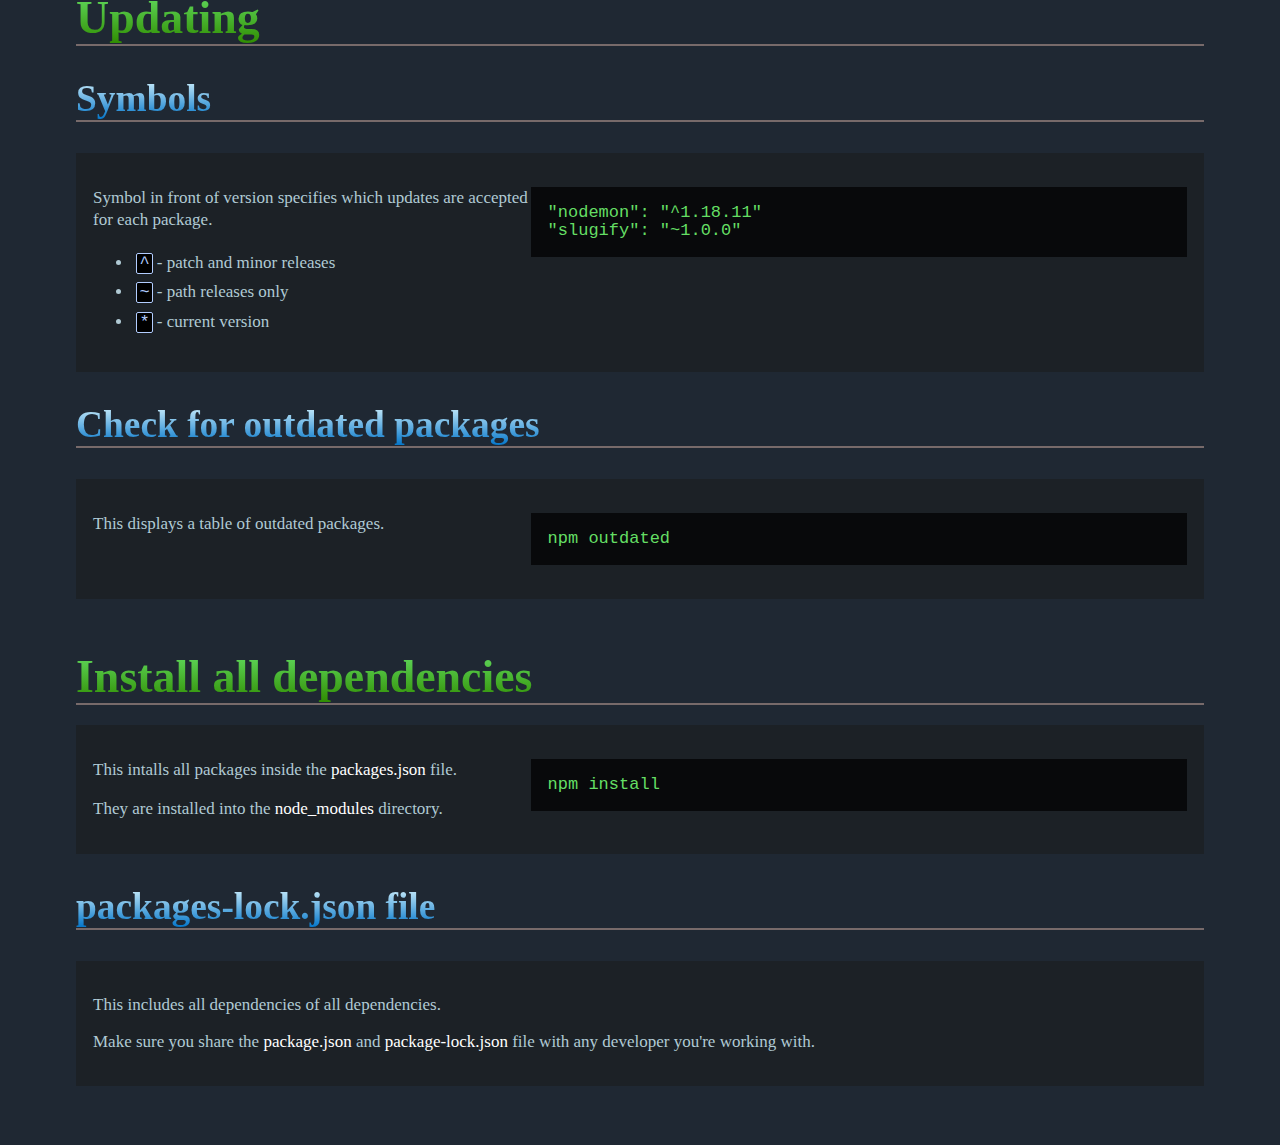
<file: pages/npm/npm.html>
<!doctype html>
<html lang="en">

<head>
    <!-- Required meta tags -->
    <meta charset="utf-8">
    <meta name="viewport" content="width=device-width, initial-scale=1, shrink-to-fit=no">
    <link rel="stylesheet" type="text/css" href="../../_css/styles.css">

    <title>npm</title>
</head>

<body>


    <nav class="navbar">
        <a href="../../index.html">Back to homepage</a>
        <a class="nav-page nav-active">npm</a>
    </nav>




    <h1>Overview</h1>


    <h2>Links</h2>
    <ul>
        <li><a href="https://www.npmjs.com/" target="_blank">npm docs</a></li>
        <li><a href="https://www.npmjs.com/package/express" target="_blank">Express</a></li>

    </ul>


    <h2>Create project</h2>
    <section class="code-section-container">
        <div class="code-text-section">
            <p>Run <span class="code">npm init</span> to create a <span class="text-object">package.json</span> file.</p>
            <p>You are then guided to answer some basic setup questions.</p>
        </div>
        <div class="code-block-section-w60">
            <pre class="example"><span class="code-nodejs">npm init</span></pre>
        </div>
    </section>









    <h1>Packages (2 types)</h1>

    <h2>Simple Dependencies</h2>

    <div class="text-section">
        <p>Simple, or regular dependencies, are packages that contain some code upon which we build our own application.</p>
    </div>

    <h3>Install Slugify</h3>
    <section class="code-section-container">
        <div class="code-text-section">
            <p>Install slugify</p>
            <p>You do not need to add <span class="code">--save</span>.
        </div>
        <div class="code-block-section-w60">
            <pre class="example"><span class="code-nodejs">npm install slugify</span></pre>
        </div>
    </section>


    <h3>Install specific version</h3>
    <section class="code-section-container">
        <div class="code-text-section">
            <p>Add version # after: <span class="code">@1.0.0</span>.
        </div>
        <div class="code-block-section-w60">
            <pre class="example"><span class="code-nodejs">npm install slugify@1.0.0</span></pre>
        </div>
    </section>





    <h2>Developer Dependencies</h2>

    <div class="text-section">
        <p>These are usually just tools for development. For example, a code bundler like Webpack, or a debugger tool or a testing library.</p>
    </div>

    <h3>Install locally</h3>
    <section class="code-section-container">
        <div class="code-text-section">
            <p>Install nodemon</p>
            <p>You must add <span class="code">--save-dev</span> at the end.</p>
            <p>nodemon is a tool that helps us develop Node.js applications by automatically restarting the Node application whenever we change some files in our working directory.</p>
        </div>
        <div class="code-block-section-w60">
            <pre class="example"><span class="code-nodejs">npm install nodemon --save-dev</span></pre>
        </div>
    </section>

    <h4>Run a file using nodemon (locally)</h4>
    <section class="code-section-container">
        <div class="code-text-section">
            <p>To run this locally, you'll need to edit your <span class="text-object">package.json</span> file.</p>
            <p>You need to edit the <span class="code">scripts</span> line as shown.</p>
            <p>You can then start the app by running <span class="code">npm run start</span>.</p>
        </div>
        <div class="code-block-section-w60">
            <pre class="example"><span class="code-nodejs">"scripts": {
  "start": "nodemon index.js"
},</span></pre>
        </div>
    </section>




    <h1>Global installs</h1>

    <div class="text-section">
        <p>These packages are available anywhere on your machine.</p>
        <p>A package should be installed globally when it provides an executable command that you can run from the command line interface. nodemon, for example, is one tool like that.</p>
    </div>


    <h3>Install nodemon globally</h3>
    <section class="code-section-container">
        <div class="code-text-section">
            <p>You must add <span class="code">--global</span> at the end.</p>
        </div>
        <div class="code-block-section-w60">
            <pre class="example"><span class="code-nodejs">npm install nodemon --global</span></pre>
        </div>
    </section>

    <h4>Run a file using nodemon</h4>
    <section class="code-section-container">
        <div class="code-text-section">
            <p>Use <span class="code">nodemon</span> instead of <span class="code">node</span> to start the app.</p>
        </div>
        <div class="code-block-section-w60">
            <pre class="example"><span class="code-nodejs">nodemon index.js</span></pre>
        </div>
    </section>






    <h3>Uninstall</h3>
    <section class="code-section-container">
        <div class="code-text-section">
            <p>Use <span class="code">uninstall</span>.</p>
        </div>
        <div class="code-block-section-w60">
            <pre class="example"><span class="code-nodejs">npm uninstall nodemon</span></pre>
        </div>
    </section>





    <h1>Versions</h1>

    <section class="code-section-container">
        <div class="code-text-section">
            <p>Verions of packages are split into 3 sections.</p>
            <ul>
                <li>Major version (possible breaking changes)</li>
                <li>Minor version (new minor additions: backwards compatible)</li>
                <li>patch version (bug fixes)</li>
            </ul>
        </div>
        <div class="code-block-section-w60">
            <pre class="example"><span class="code-nodejs">"nodemon": "^1.18.11"</span></pre>
        </div>
    </section>








    <h1>Updating</h1>

    <h2>Symbols</h2>
    <section class="code-section-container">
        <div class="code-text-section">
            <p>Symbol in front of version specifies which updates are accepted for each package.</p>
            <ul>
                <li><span class="code">^</span> - patch and minor releases</li>
                <li><span class="code">~</span> - path releases only</li>
                <li><span class="code">*</span> - current version</li>
            </ul>
        </div>
        <div class="code-block-section-w60">
            <pre class="example"><span class="code-nodejs">"nodemon": "^1.18.11"
"slugify": "~1.0.0"</span></pre>
        </div>
    </section>

    <h2>Check for outdated packages</h2>
    <section class="code-section-container">
        <div class="code-text-section">
            <p>This displays a table of outdated packages.</p>
        </div>
        <div class="code-block-section-w60">
            <pre class="example"><span class="code-nodejs">npm outdated</span></pre>
        </div>
    </section>








    <h1>Install all dependencies</h1>
    <section class="code-section-container">
        <div class="code-text-section">
            <p>This intalls all packages inside the <span class="text-object">packages.json</span> file.</p>
            <p>They are installed into the <span class="text-object">node_modules</span> directory.</p>
        </div>
        <div class="code-block-section-w60">
            <pre class="example"><span class="code-nodejs">npm install</span></pre>
        </div>
    </section>

    <h2>packages-lock.json file</h2>
    <div class="text-section">
        <p>This includes all dependencies of all dependencies.</p>
        <p>Make sure you share the <span class="text-object">package.json</span> and <span class="text-object">package-lock.json</span> file with any developer you're working with.</p>
    </div>

















</body>

</html>
</file>
<file: _css/styles.css>
/* CSS variables. Place these in :root pseudo element 
You can then use them using the var() property as shown below */

:root {
  --color-nodejs: #64de64;
  --shadow-dark: 0 2rem 6rem rgba(0, 0, 0, 0.3);
  --line: 1px solid var(--color-grey-light-2)
}


* {
  /* removes margins and padding from all elements 
                    like headers and paragraphs*/
  /* margin: 0; */
  /* padding: 0; */
}

*,
*::before,
*::after {
  box-sizing: inherit;
}

html {
  /* changes box model so borders and padding are not added to 
                    total width or heigh specified for that box*/
  -webkit-box-sizing: border-box;
  box-sizing: border-box;
  /* make it easier to use rems 
    1rem = 10px, 10px/16px = 62.5%*/
  /* font-size: 62.5%; */
  font-size: 17px;
}

body {
  padding: 1rem 4rem;
  font-family: 'Lora', serif;
  font-weight: 400;
  background-color: #1f2833;
  color: #c5c6c7;
  /* gradient, comma, then image */
  background-image: linear-gradient(to right bottom, rgba(64, 64, 64, 0.9), rgba(0, 0, 0, 0.9)), url(../_img/terminals.png);
  /* takes up full width of viewport */
  background-size: cover;
  /* top of image will always stay at top of screen when resizing */
  background-position: top;
  background-attachment: fixed;
  background-position: center;
}


/* 
@media only screen and (max-width: 1800px) {
    body {
        padding: 1rem 18rem;
    }
}

@media only screen and (max-width: 1500px) {
    body {
        padding: 1rem 10rem;
    }
}

@media only screen and (max-width: 1200px) {
    body {
        padding: 1rem 3rem;
    }
} */

#homepage-header-container {
  display: flex;
  justify-content: space-between;
  height: 20%;
  background: linear-gradient(to bottom right, transparent 10%, rgb(0, 0, 0) 50%, transparent 90%);
}

#logo-container {
  width: 20%;
}

#logo-img {
  /* height: auto; */
  width: 100%;
}

#header-text {
  display: flex;
  justify-content: center;
  align-self: center;
  flex-basis: 80%;
  color: #3ee052;
  font-size: 5rem;
}

.homepage-title-container {
  position: relative;
  margin-top: 2rem;
  text-align: center;
  background: linear-gradient(to right, transparent 15%, rgba(111, 111, 111, .4) 50%, transparent 85%);
}

.homepage-title {
  margin-top: 3rem;
  font-size: 5.5rem;
  /* font-family: 'Cormorant SC', cursive; */
  padding-bottom: 1rem;
  letter-spacing: 2px;
  display: inline;
  background-image: linear-gradient(to top, #5e6060, #61dafb);
  -webkit-background-clip: text;
  color: transparent;
}


/*___________________________________________________
Headers
___________________________________________________*/

h1 {
  margin-top: 3rem;
  margin-bottom: 20px;
  border-bottom: 2px solid #776a6a;
  font-size: 2.7rem;
  background: linear-gradient(to bottom, #64de64 0%, #2f8c00 100%);
  -webkit-background-clip: text;
  -webkit-text-fill-color: transparent;
}

h2 {
  /* margin-top: 20px; */
  border-bottom: 2px solid #776a6a;
  font-size: 2.2rem;
  background: linear-gradient(to bottom, #daf6ff 0%, #0074c9 100%);
  -webkit-background-clip: text;
  -webkit-text-fill-color: transparent;
}

h3 {
  margin-bottom: 0;
  font-size: 1.7rem;
  background: linear-gradient(to bottom, #869fff 0%, #b446ff 100%);
  -webkit-background-clip: text;
  -webkit-text-fill-color: transparent;
}

h4 {
  margin-top: 2rem;
  font-size: 1.4rem;
  background: linear-gradient(to bottom, #ffffff 0%, #ff0000 100%);
  -webkit-background-clip: text;
  -webkit-text-fill-color: transparent;
}

h5 {
  margin-top: 2rem;
  font-size: 1.2rem;
  background: linear-gradient(to bottom, #ffffff 0%, #817458 100%);
  -webkit-background-clip: text;
  -webkit-text-fill-color: transparent;
}


/*___________________________________________________
Links
___________________________________________________*/

a:link {
  color: #5cc2ff;
}

a:hover {
  color: #f45b00;
}

a:active {
  color: #0071ff;
}

a:visited {
  color: #ab85ff;
}


/*___________________________________________________
NavBar
___________________________________________________*/

.navbar {
  display: flex;
  background-color: rgba(0, 0, 0, 1);
  position: fixed;
  top: 0;
  right: 0;
  left: 0;
  z-index: 1030;
  padding-left: 4rem;
}

.navbar a {
  float: left;
  /* display: block; */
  color: #f2f2f2;
  /* text-align: center; */
  padding: 14px 16px;
  text-decoration: none;
  /* font-size: 17px; */
  /* transition: color 2s; */
}

.navbar a:hover {
  color: rgb(111, 150, 255);
}

.nav-page::before {
  content: ">";
  margin-right: .5rem;
  margin-left: -1rem;
}

.navbar .nav-active {
  color: rgb(0 243 255);
}


/*___________________________________________________
Lists
___________________________________________________*/

ul {
  /* margin: .5rem 0 1rem 2rem; */
}

ul>li {
  padding: .2rem;
}

ol {
  padding: 0 1rem;
}

ol>li {
  padding: .2rem;
}


/*___________________________________________________
Code Section
___________________________________________________*/


/* Used for text only sections. NO CODE. */

.text-section {
  padding: 1rem;
  margin-bottom: 2rem;
  background-color: rgba(25, 25, 25, .5);
  color: #b0cad4;
}

.code-section-container {
  display: flex;
  padding: 1rem;
  margin-bottom: 2rem 1rem;
  background-color: rgba(25, 25, 25, .5);
  color: #b0cad4;
  /* border: 1px solid red; */
  justify-content: space-between;
  /* font-size: 15px; */
}

.code-text-section {
  line-height: 22px;
}

.code-block-section-w60 {
  min-width: 500px;
  flex-shrink: 0;
  flex-basis: 60%;
  line-height: 18px;
}

.code-block-section-w100 {
  min-width: 500px;
  flex-shrink: 0;
  flex-basis: 100%;
  line-height: 18px;
}

.example {
  background: rgba(0, 0, 0, 0.7);
  padding: 1rem;
  overflow: auto;
}

.output-section-container {
  display: flex;
  padding: 1rem;
  margin-bottom: 2rem;
  background-color: rgba(25, 25, 25, .5);
  color: #b0cad4;
  /* border: 1px solid red; */
  justify-content: space-between;
  line-height: 18px;
}

/*___________________________________________________
Code Examples
___________________________________________________*/

.code-html {
  color: #fcb46c;
  ;
}

.code-css {
  color: #ffe500;
}

.code-js {
  color: #ff6f6f;
}

.code-react {
  color: #61dafb;
}

.code-nodejs {
  color: #64de64;
  /* font-size: .9rem; */
}

.code-comment {
  color: gray;
  /* font-size: .9rem; */
}

.code-output {
  color: #9c9c9c;
  /* font-size: 1rem; */
}

.code-highlight {
  font-weight: bolder;
  /* font-size: 1rem; */
  color: #00ff93;
  ;
}

.code-keyboard {
  color: #c2c0c0;
}

.code {
  font-family: monospace, sans-serif;
  font-weight: 400;
  color: #b2cdff;
  background-color: #000;
  border: 1px solid #b2cdff;
  border-radius: 2px;
  padding: 0 2px;
  white-space: nowrap;
}

.text-object {
  color: #fff;
  /* font-size: 1.1rem; */
}


/*___________________________________________________
Note Boxes
___________________________________________________*/

.notebox-note {
  border: 1px solid #00236f;
  padding: .5rem;
  margin: 1rem 0;
  box-shadow: 1px 1px 21px 1px #698cff inset;
  color: #9edbff;
  display: inline-block;
}

.notebox-warning {
  border: 1px solid #910000;
  padding: .5rem;
  margin: 1rem 0;
  box-shadow: 1px 1px 21px 1px #b10000 inset;
  color: #feb8b8;
  display: inline-block;
}
</file>
